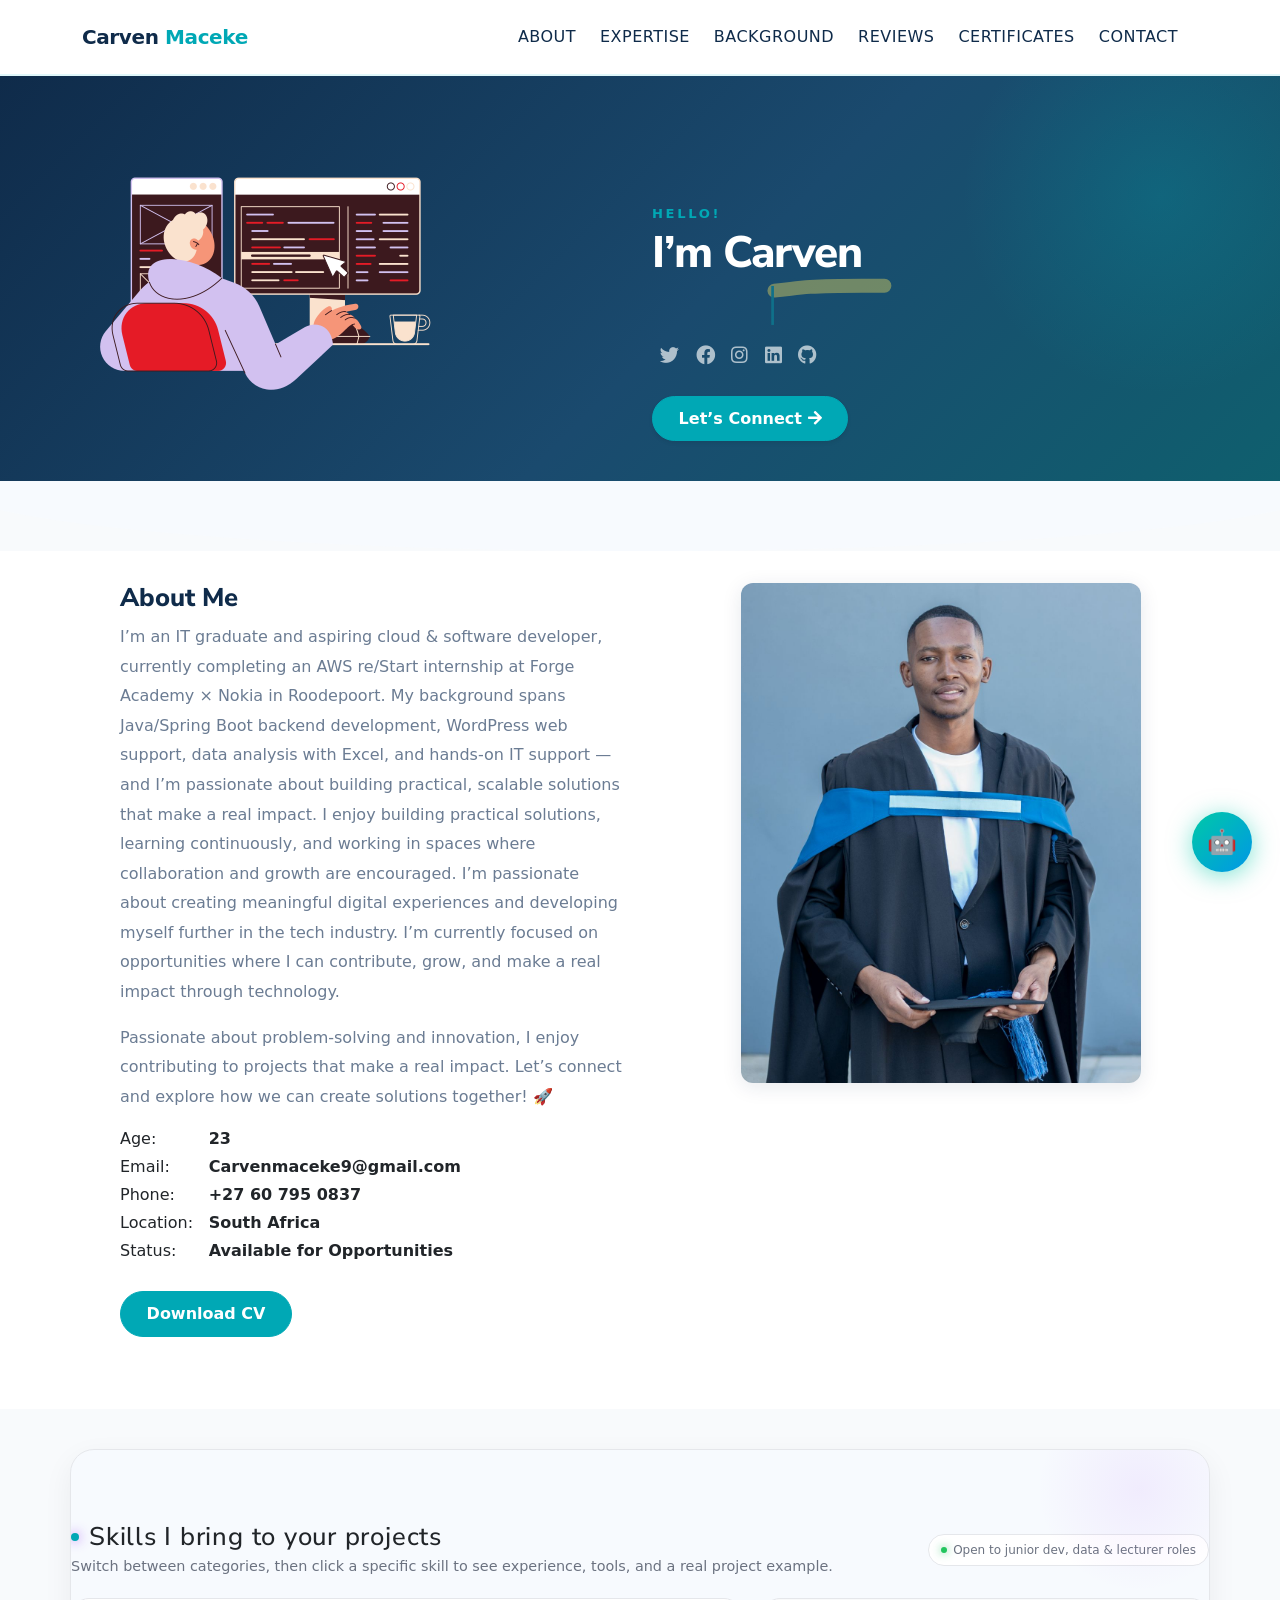
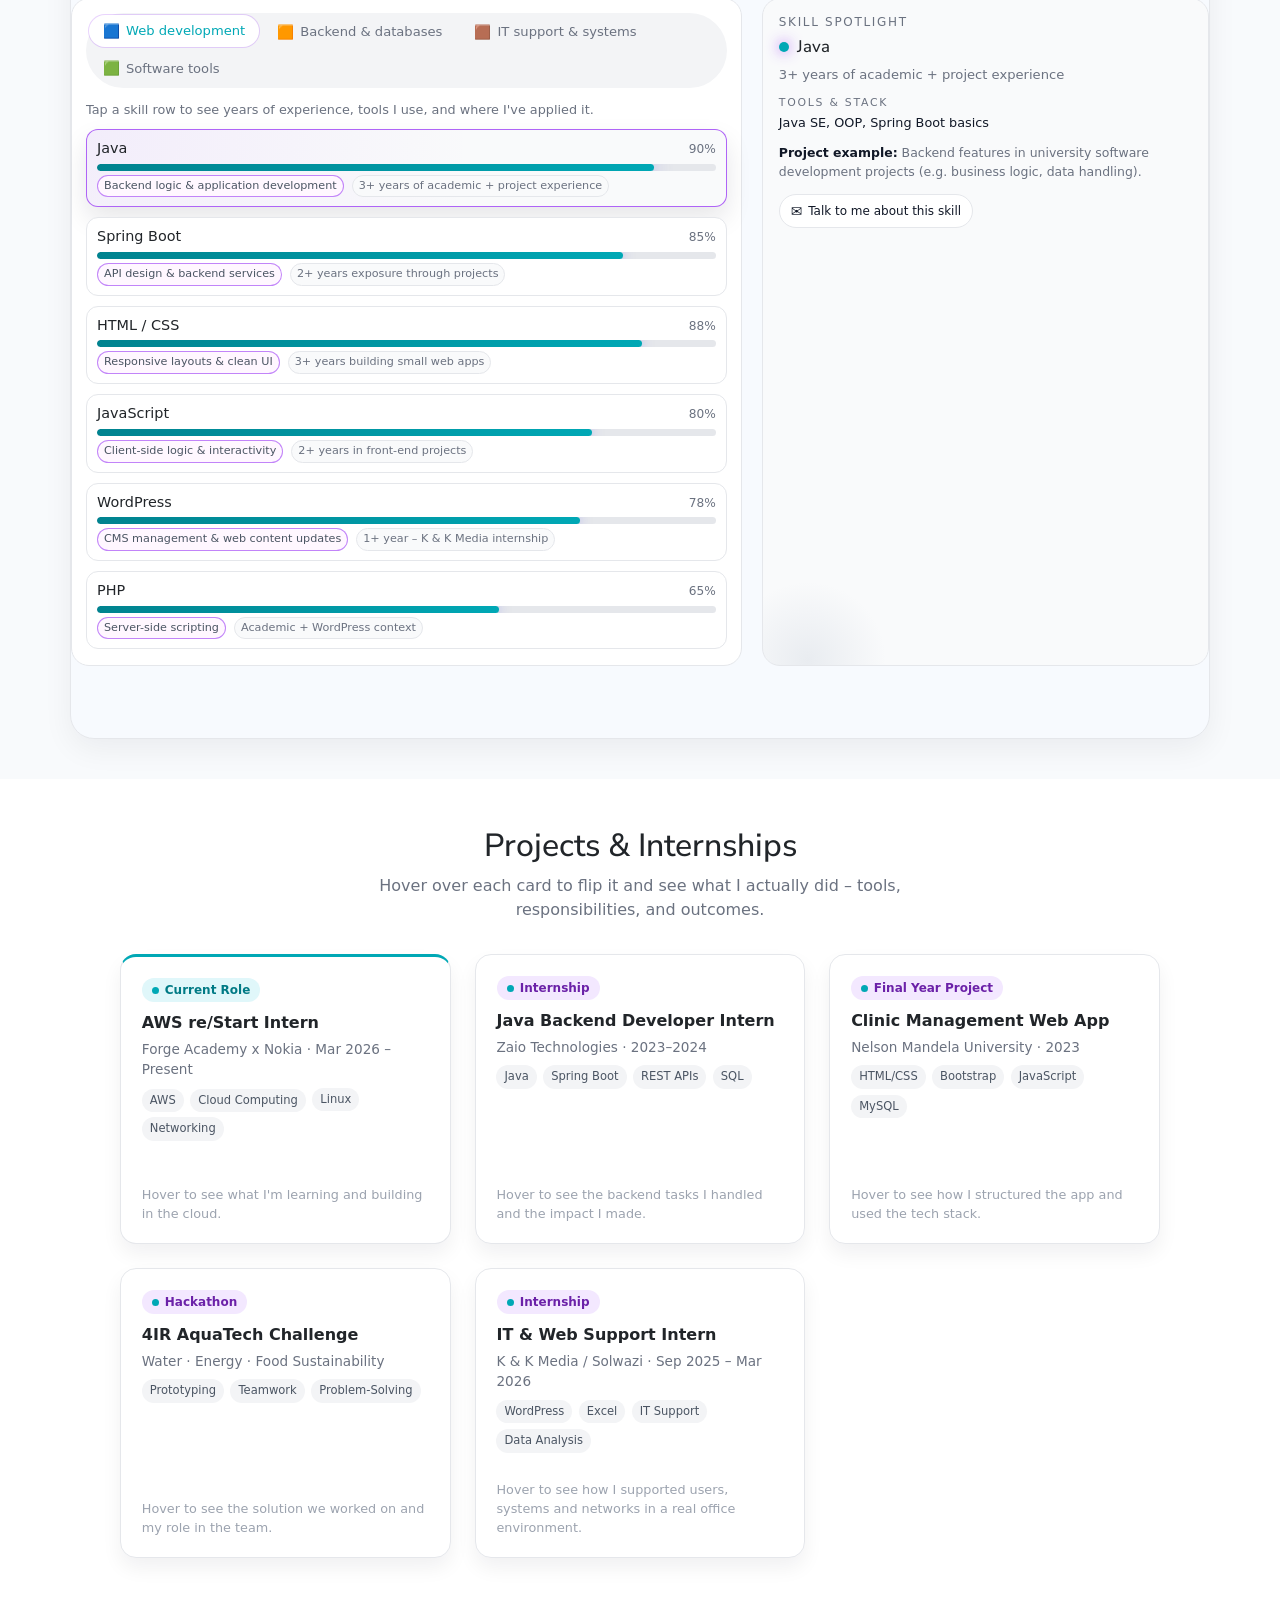
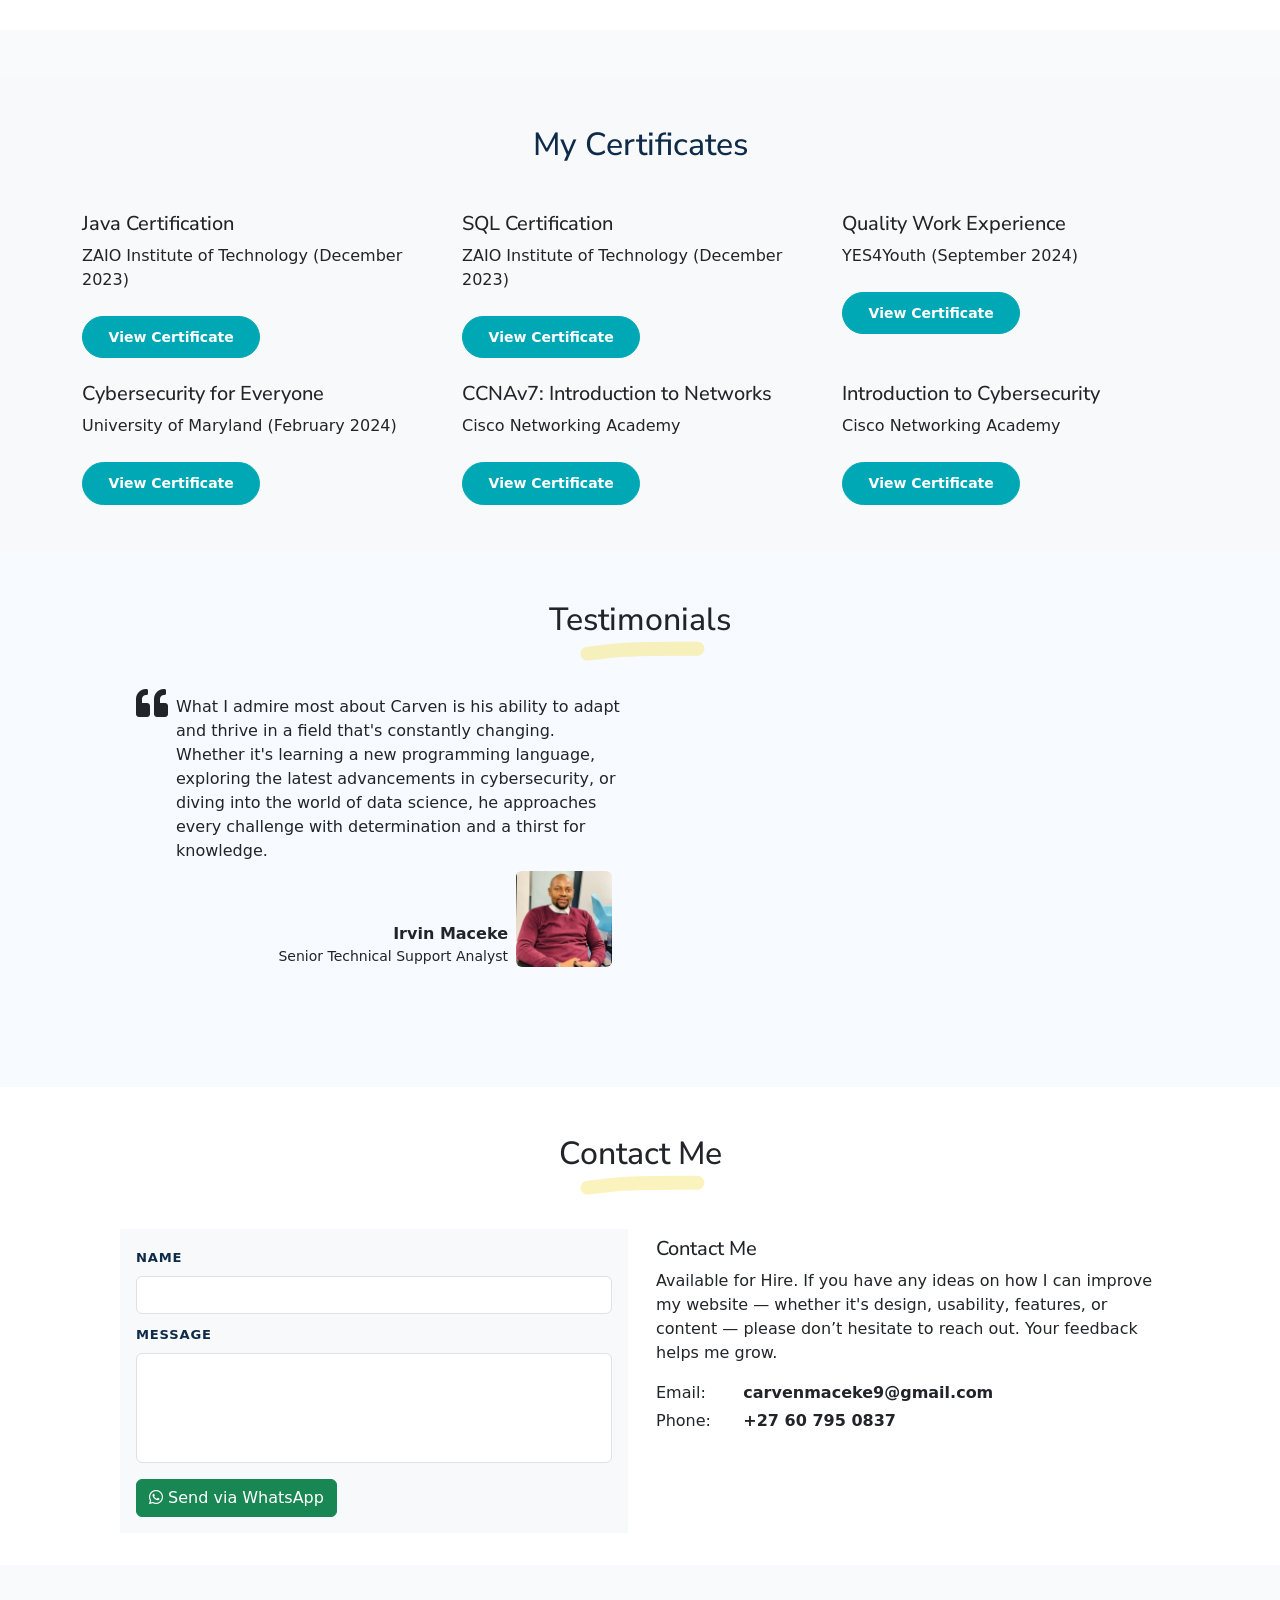
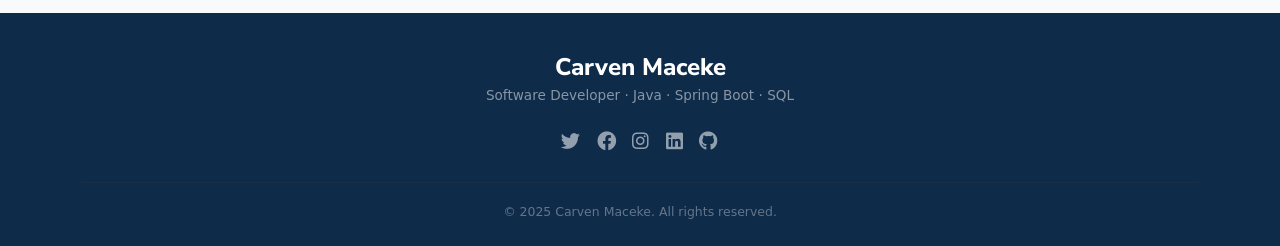
<file: index.html>
<!DOCTYPE html>
<!-- upto 2 directory depth-->
<html lang="en-US">
  <head>
    <meta charset="UTF-8">
    <meta http-equiv="X-UA-Compatible" content="IE=edge">
    <meta name="viewport" content="width=device-width, initial-scale=1">
    <link rel="preconnect" href="https://fonts.gstatic.com" crossorigin="crossorigin"/>
    <link rel="preload" as="style" href="https://fonts.googleapis.com/css2?family=Nunito+Sans:wght@300;400;700;800&amp;display=swap"/>
    <link rel="stylesheet" href="https://fonts.googleapis.com/css2?family=Nunito+Sans:wght@300;400;700;800&amp;display=swap" media="print" onload="this.media='all'"/>
    <noscript>
      <link rel="stylesheet" href="https://fonts.googleapis.com/css2?family=Nunito+Sans:wght@300;400;700;800&amp;display=swap"/>
    </noscript>
    <link href="./css/font-awesome/css/all.min.css?ver=1.2.0" rel="stylesheet">
    <link href="./css/bootstrap-icons/bootstrap-icons.css?ver=1.2.0" rel="stylesheet">
    <link href="./css/bootstrap.min.css?ver=1.2.0" rel="stylesheet">
    <link href="./css/aos.css?ver=1.2.0" rel="stylesheet">
    <link href="./css/main.css?ver=1.2.0" rel="stylesheet">
    <noscript>
      <style type="text/css">
        [data-aos] {
            opacity: 1 !important;
            transform: translate(0) scale(1) !important;
        }
      </style>
    </noscript>
    
  </head>
  <body id="top">


    
    <header class="bg-light" style="transition: background-color 0.3s;">
      <nav class="navbar navbar-expand-lg navbar-light bg-light" id="header-nav" role="navigation">
        <div class="container">
          <a class="navbar-brand site-title mb-0" href="#top">Carven <span class="accent">Maceke</span></a>
          <button class="navbar-toggler" type="button" data-bs-toggle="collapse" data-bs-target="#navbarSupportedContent" aria-controls="navbarSupportedContent" aria-expanded="false" aria-label="Toggle navigation">
            <span class="navbar-toggler-icon"></span>
          </button>
          <div class="collapse navbar-collapse" id="navbarSupportedContent">
            <ul class="navbar-nav ms-auto me-2">
              <li class="nav-item"><a class="nav-link" href="#about">About</a></li>
              <li class="nav-item"><a class="nav-link" href="#services">Expertise</a></li>
              <li class="nav-item"><a class="nav-link" href="#skills">Background</a></li>
              <li class="nav-item"><a class="nav-link" href="#portfolio">Reviews</a></li>
              <li class="nav-item"><a class="nav-link" href="#certificate">Certificates</a></li>
              <li class="nav-item"><a class="nav-link" href="#contact">Contact</a></li>
            </ul>
          </div>
        </div>
      </nav>

      
    </header>
    
    <style>
      /* Theme colours handled by main.css */

      /* Hide all left/right arrows on page */
.carousel-control-prev,
.carousel-control-next,
.slick-prev,
.slick-next {
  display: none !important;
}

    </style>
    <div class="page-content">
      <div id="content">
<header>
  <div class="cover">
    <div class="container px-3">
      <div class="row">
        <div class="col-lg-6 p-2">
          <img class="img-fluid" src="images/illustrations/folks-man-programmer-writing-code.png" alt="Hello, I'm a Software Developer" />
        </div>
        <div class="col-lg-6">
          <div class="mt-5">
            <p class="lead text-uppercase mb-1" data-aos="fade-up" data-aos-delay="100">Hello!</p>
            <h1 class="intro-title marker" id="typing-name" data-aos="fade-left" data-aos-delay="200"></h1>
            <p class="lead fw-normal mt-2" data-aos="fade-up" data-aos-delay="300"><span id="typing-role" style="opacity:0;transition:opacity 0.4s;"></span></p>
            <div class="social-nav" data-aos="fade-up" data-aos-delay="500">
              <nav role="navigation">
                <ul class="nav justify-content-left">
                  <li class="nav-item"><a class="nav-link" href="https://twitter.com/MacekeCarven" title="Twitter"><i class="fab fa-twitter"></i></a></li>
                  <li class="nav-item"><a class="nav-link" href="https://www.facebook.com/carven.axe.5" title="Facebook"><i class="fab fa-facebook"></i></a></li>
                  <li class="nav-item"><a class="nav-link" href="https://www.instagram.com/carven_sa15" title="Instagram"><i class="fab fa-instagram"></i></a></li>
                  <li class="nav-item"><a class="nav-link" href="https://www.linkedin.com/in/carven-maceke-a29985235" title="LinkedIn"><i class="fab fa-linkedin"></i></a></li>
                  <li class="nav-item"><a class="nav-link" href="https://github.com/Carvenmaceke" title="GitHub" target="_blank" rel="noopener"><i class="fab fa-github"></i></a></li>
                </ul>
              </nav>
            </div>
            <div class="mt-3" data-aos="fade-up" data-aos-delay="600">
              <a class="btn btn-primary shadow-sm mt-1 hover-effect" href="#contact">Let’s Connect <i class="fas fa-arrow-right"></i></a>
            </div>
          </div>
        </div>
      </div>
    </div>
  </div>
   
  
  <style>
  @keyframes blink { 0%,100%{opacity:1;} 50%{opacity:0;} }
  #typing-name::after { content:"|"; color:var(--teal,#00A8B5); font-weight:300; animation:blink 0.85s step-start infinite; margin-left:2px; }
  #typing-role { min-height:1.5em; display:inline-block; }
  </style>
  <script>
  /* ── Keyboard click sound: new AudioContext per click (no gesture lock) ── */
  function playKey() {
    try {
      var AC = window.AudioContext || window.webkitAudioContext;
      if (!AC) return;
      var ctx = new AC();
      var rate = ctx.sampleRate;
      var len  = Math.floor(rate * 0.022);
      var buf  = ctx.createBuffer(1, len, rate);
      var d    = buf.getChannelData(0);
      for (var i = 0; i < len; i++) d[i] = (Math.random()*2-1) * Math.pow(1 - i/len, 2.8);
      var src  = ctx.createBufferSource();
      var gain = ctx.createGain();
      gain.gain.value = 0.28;
      src.buffer = buf;
      src.connect(gain);
      gain.connect(ctx.destination);
      src.start(0);
      /* auto-close context after clip finishes */
      src.onended = function(){ try{ ctx.close(); }catch(e){} };
    } catch(e) {}
  }

  function typeWords(el, text, speed, done) {
    var i = 0;
    (function tick() {
      if (i < text.length) {
        el.textContent += text[i++];
        playKey();
        setTimeout(tick, speed + Math.random()*35 - 8);
      } else if (done) {
        setTimeout(done, 360);
      }
    })();
  }

  document.addEventListener('DOMContentLoaded', function() {
    var nameEl = document.getElementById('typing-name');
    var roleEl = document.getElementById('typing-role');
    if (!nameEl) return;
    setTimeout(function() {
      typeWords(nameEl, 'I’m Carven Maceke', 88, function() {
        if (roleEl) {
          roleEl.style.opacity = '1';
          typeWords(roleEl, 'A Software Developer.', 76, null);
        }
      });
    }, 800);
  });
  </script>
  
  <div class="wave-bg"></div>
</header>
<div class="section pt-4 px-3 px-lg-4" id="about">
  <div class="container-narrow">
    <div class="row">
      <div class="col-md-6" data-aos="fade-right" data-aos-delay="200">
        <h2 class="h4 my-2">About Me</h2>
        <p data-aos="fade-up" data-aos-delay="300">I’m an IT graduate and aspiring cloud & software developer, currently completing an AWS re/Start internship at Forge Academy × Nokia in Roodepoort. My background spans Java/Spring Boot backend development, WordPress web support, data analysis with Excel, and hands-on IT support — and I’m passionate about building practical, scalable solutions that make a real impact. 
          
          I enjoy building practical solutions, learning continuously, and working in spaces where collaboration and growth are encouraged.

I’m passionate about creating meaningful digital experiences and developing myself further in the tech industry. I’m currently focused on opportunities where I can contribute, grow, and make a real impact through technology.</p>
        
        <p data-aos="fade-up" data-aos-delay="400">Passionate about problem-solving and innovation, I enjoy contributing to projects that make a real impact. Let’s connect and explore how we can create solutions together! 🚀</p>
        
        <div class="row mt-3">
        
          <div class="col-sm-2" data-aos="fade-up" data-aos-delay="500">
            <div class="pb-1">Age:</div>
          </div>
          <div class="col-sm-10" data-aos="fade-up" data-aos-delay="600">
            <div class="pb-1 fw-bolder">23</div>
          </div>
          <div class="col-sm-2" data-aos="fade-up" data-aos-delay="700">
            <div class="pb-1">Email:</div>
          </div>
          <div class="col-sm-10" data-aos="fade-up" data-aos-delay="800">
            <div class="pb-1 fw-bolder">Carvenmaceke9@gmail.com</div>
          </div>
          <div class="col-sm-2" data-aos="fade-up" data-aos-delay="900">
            <div class="pb-1">Phone:</div>
          </div>
          <div class="col-sm-10" data-aos="fade-up" data-aos-delay="1000">
            <div class="pb-1 fw-bolder">+27 60 795 0837</div>
          </div>
          <div class="col-sm-2" data-aos="fade-up" data-aos-delay="1100">
            <div class="pb-1">Location:</div>
          </div>
          <div class="col-sm-10" data-aos="fade-up" data-aos-delay="1200">
            <div class="pb-1 fw-bolder"> South Africa</div>
          </div>
          <div class="col-sm-2" data-aos="fade-up" data-aos-delay="1300">
            <div class="pb-1">Status:</div>
          </div>
          <div class="col-sm-10" data-aos="fade-up" data-aos-delay="1400">
            <div class="pb-1 fw-bolder">Available for Opportunities</div>
          </div>
        </div>

        <!-- Request CV Button aligned to the left -->
       <div class="mt-4">
 <a href="CarvenMaceke_Resume.pdf" download class="btn btn-primary">Download CV</a>

</div>

      </div>
      <div class="col-md-5 offset-md-1" data-aos="zoom-in" data-aos-delay="500">
        <img class="avatar img-fluid mt-2" src="images/WhatsApp Image 2025-04-11 at 16.25.33_7bceeb2f.jpg" width="400" height="400" alt="Carven Maceke"/>
      </div>
    </div>
  </div>
</div>













<!DOCTYPE html>
<html lang="en">
<head>
  <meta charset="UTF-8" />
  <title>Animated Interactive Skills Section</title>
  <style>
    :root {
      /* Light theme to match your portfolio */
      --bg: #f8fafc;
      --card: #ffffff;
      --card-soft: #f9fafb;
      --accent: #00A8B5; /* teal */
      --accent-soft: rgba(168, 85, 247, 0.12);
      --text-main: #111827;
      --text-muted: #6b7280;
      --bar-bg: #e5e7eb;
      --bar-fill: linear-gradient(90deg, #00838F, #00A8B5);
    }

    * {
      box-sizing: border-box;
    }

    /* No centering / full-screen here – your main page layout handles that */
    body {
      margin: 0;
      font-family: system-ui, -apple-system, BlinkMacSystemFont, "Segoe UI", sans-serif;
      color: var(--text-main);
      background-color: var(--bg);
    }

    .skills-shell {
      max-width: 1140px;
      width: 100%;
      margin: 40px auto;
      background: var(--card);
      border-radius: 24px;
      border: 1px solid #e5e7eb;
      box-shadow: 0 10px 30px rgba(15, 23, 42, 0.06);
      padding: 24px 24px 28px;
      position: relative;
      overflow: hidden;
    }

    .skills-shell::before {
      content: "";
      position: absolute;
      width: 220px;
      height: 220px;
      background: radial-gradient(circle, var(--accent-soft), transparent 65%);
      top: -70px;
      right: -40px;
      pointer-events: none;
      opacity: 0.7;
    }

    .skills-header {
      display: flex;
      justify-content: space-between;
      gap: 24px;
      align-items: center;
      margin-bottom: 20px;
    }

    .skills-heading-block h2 {
      margin: 0 0 4px;
      font-size: 1.6rem;
      letter-spacing: 0.03em;
      display: flex;
      align-items: center;
      gap: 10px;
    }

    .accent-dot {
      width: 8px;
      height: 8px;
      border-radius: 999px;
      background: var(--accent);
      box-shadow: 0 0 12px rgba(168, 85, 247, 0.85);
    }

    .skills-heading-block p {
      margin: 0;
      font-size: 0.9rem;
      color: var(--text-muted);
    }

    .skills-meta-chip {
      border-radius: 999px;
      border: 1px solid #e5e7eb;
      padding: 6px 12px;
      font-size: 0.75rem;
      display: inline-flex;
      align-items: center;
      gap: 6px;
      color: var(--text-muted);
      white-space: nowrap;
      background-color: #ffffff;
    }

    .skills-meta-dot {
      width: 6px;
      height: 6px;
      border-radius: 999px;
      background: #22c55e;
      box-shadow: 0 0 8px rgba(34, 197, 94, 0.8);
    }

    .skills-layout {
      display: grid;
      grid-template-columns: minmax(0, 2.1fr) minmax(0, 1.4fr);
      gap: 20px;
    }

    @media (max-width: 800px) {
      .skills-layout {
        grid-template-columns: minmax(0, 1fr);
      }

      .skills-header {
        flex-direction: column;
        align-items: flex-start;
      }
    }

    .skills-left {
      background: #ffffff;
      border-radius: 18px;
      padding: 14px 14px 16px;
      border: 1px solid #e5e7eb;
    }

    .skills-tabs {
      display: inline-flex;
      border-radius: 999px;
      background: #f3f4f6;
      padding: 3px;
      margin-bottom: 12px;
      flex-wrap: wrap;
      gap: 4px;
    }

    .skills-tab {
      border: none;
      padding: 6px 14px;
      border-radius: 999px;
      font-size: 0.82rem;
      cursor: pointer;
      background: transparent;
      color: var(--text-muted);
      display: inline-flex;
      align-items: center;
      gap: 6px;
      transition: background 0.15s ease, color 0.15s ease, transform 0.1s ease;
    }

    .skills-tab span.icon {
      font-size: 0.85rem;
    }

    .skills-tab.active {
      background: #ffffff;
      color: var(--accent);
      transform: translateY(-1px);
      box-shadow: 0 0 0 1px rgba(168, 85, 247, 0.25);
    }

    .skills-tab:not(.active):hover {
      color: #111827;
    }

    .skills-subtitle {
      font-size: 0.8rem;
      color: var(--text-muted);
      margin-bottom: 10px;
    }

    .skills-list {
      display: flex;
      flex-direction: column;
      gap: 10px;
    }

    .skill-row {
      padding: 8px 10px 9px;
      border-radius: 12px;
      background: #ffffff;
      border: 1px solid #e5e7eb;
      cursor: pointer;
      transition: transform 0.12s ease, box-shadow 0.12s ease, border-color 0.12s ease, background 0.12s ease;
      position: relative;
      overflow: hidden;
    }

    .skill-row::before {
      content: "";
      position: absolute;
      inset: 0;
      background: radial-gradient(circle at top left, rgba(168, 85, 247, 0.08), transparent 60%);
      opacity: 0;
      transition: opacity 0.15s ease;
      pointer-events: none;
    }

    .skill-row:hover::before,
    .skill-row.active::before {
      opacity: 1;
    }

    .skill-row:hover {
      transform: translateY(-1px);
      box-shadow: 0 10px 20px rgba(15, 23, 42, 0.08);
      border-color: rgba(148, 163, 184, 0.8);
    }

    .skill-row.active {
      border-color: rgba(168, 85, 247, 0.9);
      box-shadow: 0 12px 26px rgba(15, 23, 42, 0.1);
      background: #f9fafb;
    }

    .skill-header-line {
      display: flex;
      justify-content: space-between;
      align-items: baseline;
      margin-bottom: 4px;
      position: relative;
      z-index: 1;
    }

    .skill-name {
      font-size: 0.9rem;
      font-weight: 500;
    }

    .skill-percent {
      font-size: 0.76rem;
      color: var(--text-muted);
    }

    .skill-bar {
      position: relative;
      width: 100%;
      height: 7px;
      border-radius: 999px;
      background: var(--bar-bg);
      overflow: hidden;
      z-index: 1;
    }

    .skill-bar-fill {
      position: absolute;
      inset: 0;
      width: 0;
      border-radius: inherit;
      background: var(--bar-fill);
      box-shadow: 0 0 12px rgba(99, 102, 241, 0.5);
      transform-origin: left;
      transition: width 0.5s ease;
    }

    .skill-row.active .skill-bar-fill {
      box-shadow: 0 0 18px rgba(99, 102, 241, 0.7);
    }

    .skill-meta-row {
      display: flex;
      align-items: center;
      gap: 8px;
      margin-top: 4px;
      font-size: 0.7rem;
      color: var(--text-muted);
      z-index: 1;
      position: relative;
      flex-wrap: wrap;
    }

    .skill-meta-pill {
      padding: 2px 6px;
      border-radius: 999px;
      background: #f9fafb;
      border: 1px solid #e5e7eb;
      white-space: nowrap;
    }

    .skill-meta-pill.key {
      border-color: rgba(168, 85, 247, 0.7);
      color: #4b5563;
      background-color: #fff7ff;
    }

    .skills-right {
      background: var(--card-soft);
      border-radius: 18px;
      padding: 14px 16px 16px;
      border: 1px solid #e5e7eb;
      position: relative;
      overflow: hidden;
    }

    .skills-right::before {
      content: "";
      position: absolute;
      width: 170px;
      height: 170px;
      background: radial-gradient(circle, rgba(148, 163, 184, 0.2), transparent 65%);
      bottom: -80px;
      left: -40px;
      pointer-events: none;
      opacity: 0.8;
    }

    .skill-detail-label {
      font-size: 0.75rem;
      text-transform: uppercase;
      letter-spacing: 0.14em;
      color: var(--text-muted);
      margin-bottom: 6px;
    }

    .skill-detail-title {
      font-size: 1.05rem;
      margin: 0 0 8px;
      display: flex;
      align-items: center;
      gap: 8px;
    }

    .skill-detail-title span.pulse-dot {
      width: 10px;
      height: 10px;
      border-radius: 999px;
      background: var(--accent);
      box-shadow: 0 0 14px rgba(168, 85, 247, 0.9);
      animation: pulse 1.6s infinite;
    }

    .skill-detail-years {
      font-size: 0.82rem;
      color: var(--text-muted);
      margin-bottom: 10px;
    }

    .skill-detail-tools {
      font-size: 0.8rem;
      color: #111827;
      margin-bottom: 12px;
    }

    .skill-detail-tools span.label {
      color: var(--text-muted);
      text-transform: uppercase;
      letter-spacing: 0.16em;
      font-size: 0.68rem;
      display: block;
      margin-bottom: 2px;
    }

    .skill-detail-project {
      font-size: 0.78rem;
      color: var(--text-muted);
      margin-bottom: 12px;
    }

    .skill-detail-project strong {
      color: #111827;
    }

    .skill-detail-actions {
      display: flex;
      gap: 8px;
      flex-wrap: wrap;
    }

    .btn-ghost,
    .btn-primary {
      border-radius: 999px;
      font-size: 0.75rem;
      padding: 6px 11px;
      border: 1px solid #e5e7eb;
      background: #ffffff;
      color: var(--text-main);
      display: inline-flex;
      align-items: center;
      gap: 6px;
      cursor: pointer;
      text-decoration: none;
      transition: background 0.15s ease, color 0.15s ease, border-color 0.15s ease, transform 0.1s ease;
    }

    .btn-primary {
      border-color: rgba(168, 85, 247, 0.9);
      background: linear-gradient(90deg, #00838F, #00A8B5);
      color: #ffffff;
    }

    .btn-ghost:hover,
    .btn-primary:hover {
      transform: translateY(-1px);
    }

    .btn-primary:hover {
      filter: brightness(1.05);
    }

    .btn-ghost:hover {
      border-color: rgba(148, 163, 184, 1);
      background: #f9fafb;
    }

    .btn-ghost span.icon,
    .btn-primary span.icon {
      font-size: 0.85rem;
    }

    .skill-detail-empty {
      font-size: 0.8rem;
      color: var(--text-muted);
      font-style: italic;
    }

    .fade-enter {
      opacity: 0;
      transform: translateY(6px);
    }

    .fade-enter-active {
      opacity: 1;
      transform: translateY(0);
      transition: opacity 0.22s ease, transform 0.22s ease;
    }

    @keyframes pulse {
      0%, 100% {
        transform: scale(1);
        opacity: 1;
      }
      50% {
        transform: scale(1.15);
        opacity: 0.6;
      }
    }
  </style>
  <section class="skills-shell" id="services">
    <header class="skills-header">
      <div class="skills-heading-block">
        <h2><span class="accent-dot"></span> Skills I bring to your projects</h2>
        <p>Switch between categories, then click a specific skill to see experience, tools, and a real project example.</p>
      </div>
      <div class="skills-meta-chip">
        <span class="skills-meta-dot"></span>
        Open to junior dev, data & lecturer roles
      </div>
    </header>

    <div class="skills-layout">
      <div class="skills-left">
        <div class="skills-tabs" role="tablist">
          <button class="skills-tab active" data-category="web" role="tab"><span class="icon">🟦</span>Web development</button>
          <button class="skills-tab" data-category="backend" role="tab"><span class="icon">🟧</span>Backend & databases</button>
          <button class="skills-tab" data-category="support" role="tab"><span class="icon">🟫</span>IT support & systems</button>
          <button class="skills-tab" data-category="tools" role="tab"><span class="icon">🟩</span>Software tools</button>
        </div>

        <p class="skills-subtitle">Tap a skill row to see years of experience, tools I use, and where I've applied it.</p>

        <div class="skills-list" id="skills-list">
          <!-- Skill rows will be injected here by JavaScript -->
        </div>
      </div>

      <aside class="skills-right" aria-live="polite">
        <div id="skill-detail" class="fade-enter fade-enter-active">
          <div class="skill-detail-label">Skill spotlight</div>
          <h3 class="skill-detail-title">
            <span class="pulse-dot"></span>
            <span id="detail-name">Pick a skill on the left</span>
          </h3>
          <div id="detail-years" class="skill-detail-years">
            I’ll show you how long I’ve been using it and in what context.
          </div>
          <div id="detail-tools" class="skill-detail-tools">
            <span class="label">TOOLS & STACK</span>
            <span id="detail-tools-text">Select a skill to see the exact tools and technologies I use.</span>
          </div>
          <div id="detail-project" class="skill-detail-project">
            <strong>Project example:</strong>
            <span id="detail-project-text">Once you choose a skill, I’ll show a practical way I've applied it in studies or work.</span>
          </div>
          <div class="skill-detail-actions">
             
            <a href="#contact" class="btn-ghost">
              <span class="icon">✉️</span>
              Talk to me about this skill
            </a>
          </div>
        </div>
      </aside>
    </div>
  </section>

  <script>
    const skillData = {
      web: [
        {
          name: "Java",
          level: 90,
          years: "3+ years of academic + project experience",
          key: "Backend logic & application development",
          tools: "Java SE, OOP, Spring Boot basics",
          project: "Backend features in university software development projects (e.g. business logic, data handling)."
        },
        {
          name: "Spring Boot",
          level: 85,
          years: "2+ years exposure through projects",
          key: "API design & backend services",
          tools: "Spring Boot, Controllers, REST basics",
          project: "Integrated Spring Boot in backend modules to expose REST endpoints and handle service logic."
        },
        {
          name: "HTML / CSS",
          level: 88,
          years: "3+ years building small web apps",
          key: "Responsive layouts & clean UI",
          tools: "HTML5, CSS3, Bootstrap",
          project: "Front-end for course-based web applications with responsive layouts and structured content."
        },
        {
          name: "JavaScript",
          level: 80,
          years: "2+ years in front-end projects",
          key: "Client-side logic & interactivity",
          tools: "JavaScript fundamentals, DOM handling",
          project: "Validation and interactivity in web-based university projects (forms, dynamic UI updates)."
        },
        {
          name: "WordPress",
          level: 78,
          years: "1+ year – K & K Media internship",
          key: "CMS management & web content updates",
          tools: "WordPress CMS, plugin & theme customisation, content management",
          project: "Updated and maintained a live WordPress website for K & K Media / Solwazi Institute, including content updates, plugin management, and basic theme adjustments."
        },
        {
          name: "PHP",
          level: 65,
          years: "Academic + WordPress context",
          key: "Server-side scripting",
          tools: "PHP basics, WordPress template files",
          project: "Used PHP alongside WordPress and in academic web development modules."
        }
      ],
      backend: [
        {
          name: "SQL",
          level: 92,
          years: "4+ years writing queries and reports",
          key: "Database queries, CRUD & reporting",
          tools: "SQL Server Management Studio (SSMS), MySQL, joins, indexing basics",
          project: "Building and managing relational databases for final-year projects and reporting tasks."
        },
        {
          name: "Database Management",
          level: 90,
          years: "3+ years designing and optimising databases",
          key: "Design, optimisation & maintenance",
          tools: "ERD design, SQL Server, MySQL, data modelling",
          project: "Full database design for academic software development assessments, including relationships and constraints."
        },
        {
          name: "IBM Content Manager",
          level: 75,
          years: "Practical exposure during work experience",
          key: "Enterprise content management",
          tools: "IBM Content Manager, document indexing, metadata handling",
          project: "Supporting enterprise content workflows during YES4Youth work experience."
        },
        {
          name: "Web Server & Publishing",
          level: 82,
          years: "1–2 years in controlled environments",
          key: "System configuration & deployment",
          tools: "Web server management, deployment in test/controlled environments",
          project: "Deploying small applications for functional system testing and validation."
        }
      ],
      support: [
        {
          name: "IT Support",
          level: 90,
          years: "Hands-on work experience under YES4Youth",
          key: "Hardware, software & network troubleshooting",
          tools: "User support, device setup, troubleshooting, ticket handling",
          project: "Supporting users across printers, PCs, and software systems in a real work environment."
        },
        {
          name: "Windows Server",
          level: 78,
          years: "Practical exposure in support contexts",
          key: "User, software & storage management",
          tools: "Windows Server admin basics, roles, users, updates",
          project: "Assisting with server-related support activities such as user management and basic maintenance."
        },
        {
          name: "Linux (Red Hat)",
          level: 72,
          years: "Exposure through training",
          key: "Basic Linux operations & navigation",
          tools: "RHEL fundamentals, basic commands",
          project: "Linux-based configurations and tasks in training labs."
        },
        {
          name: "Networks (Cisco)",
          level: 80,
          years: "Certified through Cisco Networking Academy",
          key: "Foundational networking principles",
          tools: "CCNAv7 basics, routing concepts, IP addressing",
          project: "Network configuration labs and scenarios completed during Cisco training."
        },
        {
          name: "AWS Cloud",
          level: 72,
          years: "Current – Forge Academy x Nokia (2026)",
          key: "Cloud infrastructure & services",
          tools: "AWS EC2, S3, IAM, VPC, CloudWatch, Linux, cloud architecture",
          project: "Currently completing AWS re/Start training at Forge Academy x Nokia — building cloud solutions, working with core AWS services, and preparing for AWS certification."
        }
      ],
      tools: [
        {
          name: "SQL Server Management Studio",
          level: 95,
          years: "Used extensively in studies and projects",
          key: "Database admin & querying",
          tools: "SSMS, query editor, execution plans, basic tuning",
          project: "Managing and querying SQL Server databases for assignments and practical projects."
        },
        {
          name: "MySQL",
          level: 85,
          years: "Several projects and academic work",
          key: "Database creation & manipulation",
          tools: "MySQL, phpMyAdmin or CLI, schema creation",
          project: "Creating and maintaining MySQL databases for web applications and prototypes."
        },
        {
          name: "Microsoft Excel",
          level: 88,
          years: "1+ year – K & K Media data work",
          key: "Data analysis, cleaning & reporting",
          tools: "Excel pivot tables, formulas, data cleaning, report generation",
          project: "Processed and structured large application datasets at K & K Media, improving data accuracy and accessibility for internal reporting."
        },
        {
          name: "Microsoft Office",
          level: 90,
          years: "Daily use for academic and work tasks",
          key: "Documentation, analysis & presentations",
          tools: "Excel, Word, PowerPoint for reports and documentation",
          project: "Preparing reports, documentation and slide decks for projects, training and presentations."
        },
        {
          name: "Git & GitHub",
          level: 80,
          years: "Version control for software projects",
          key: "Source control & collaboration",
          tools: "Git, GitHub, branching, commits, pull/push",
          project: "Managing code for university and personal projects using Git and GitHub repositories."
        }
      ]
    };

    const tabs = document.querySelectorAll(".skills-tab");
    const skillsListEl = document.getElementById("skills-list");

    const detailNameEl = document.getElementById("detail-name");
    const detailYearsEl = document.getElementById("detail-years");
    const detailToolsTextEl = document.getElementById("detail-tools-text");
    const detailProjectTextEl = document.getElementById("detail-project-text");
    const detailContainer = document.getElementById("skill-detail");

    function setActiveTab(category) {
      tabs.forEach((tab) => {
        tab.classList.toggle("active", tab.dataset.category === category);
      });
    }

    function createSkillRow(skill, index) {
      const row = document.createElement("div");
      row.className = "skill-row fade-enter";
      row.dataset.index = index;

      const header = document.createElement("div");
      header.className = "skill-header-line";
      header.innerHTML = `<span class="skill-name">${skill.name}</span><span class="skill-percent">${skill.level}%</span>`;

      const bar = document.createElement("div");
      bar.className = "skill-bar";
      const barFill = document.createElement("div");
      barFill.className = "skill-bar-fill";
      barFill.style.width = "0";
      bar.appendChild(barFill);

      const metaRow = document.createElement("div");
      metaRow.className = "skill-meta-row";
      metaRow.innerHTML = `
        <span class="skill-meta-pill key">${skill.key}</span>
        <span class="skill-meta-pill">${skill.years}</span>
      `;

      row.appendChild(header);
      row.appendChild(bar);
      row.appendChild(metaRow);

      requestAnimationFrame(() => {
        row.classList.add("fade-enter-active");
        barFill.style.width = skill.level + "%";
      });

      row.addEventListener("click", () => {
        document
          .querySelectorAll(".skill-row")
          .forEach((r) => r.classList.remove("active"));
        row.classList.add("active");
        updateDetail(skill);
      });

      return row;
    }

    function updateDetail(skill) {
      detailContainer.classList.remove("fade-enter-active");
      detailContainer.classList.add("fade-enter");

      setTimeout(() => {
        detailNameEl.textContent = skill.name;
        detailYearsEl.textContent = skill.years;
        detailToolsTextEl.textContent = skill.tools;
        detailProjectTextEl.textContent = skill.project;

        detailContainer.classList.remove("fade-enter");
        detailContainer.classList.add("fade-enter-active");
      }, 80);
    }

    function renderSkills(category) {
      skillsListEl.innerHTML = "";
      const skills = skillData[category] || [];
      skills.forEach((skill, index) => {
        const row = createSkillRow(skill, index);
        skillsListEl.appendChild(row);
      });

      if (skills.length > 0) {
        const firstRow = skillsListEl.querySelector(".skill-row");
        if (firstRow) {
          firstRow.classList.add("active");
          updateDetail(skills[0]);
        }
      }
    }

    tabs.forEach((tab) => {
      tab.addEventListener("click", () => {
        const category = tab.dataset.category;
        setActiveTab(category);
        renderSkills(category);
      });
    });

    setActiveTab("web");
    renderSkills("web");
  </script>













<!-- Include the AOS CSS and JS libraries (ensure they are included in your project) -->
<link href="https://cdn.jsdelivr.net/npm/aos@2.3.4/dist/aos.css" rel="stylesheet">
<script src="https://cdn.jsdelivr.net/npm/aos@2.3.4/dist/aos.js"></script>

<!-- Centering the entire section with top margin for spacing -->
 

<!-- AOS initialization script -->
<script>
  // Initialize AOS for animation effects
  AOS.init({
    startEvent: 'DOMContentLoaded', // Ensures the animation starts when the DOM is fully loaded
    once: true, // Animation triggers only once
    duration: 1000, // Duration of the animation
    easing: 'ease-in-out', // Easing for smooth transitions
  });

  // To animate progress bars smoothly when the page loads
  document.addEventListener('DOMContentLoaded', function() {
    let progressBars = document.querySelectorAll('.progress-bar');
    progressBars.forEach(function(progressBar) {
      let width = progressBar.getAttribute('aria-valuenow');
      progressBar.style.transition = 'width 1s ease-in-out';
      progressBar.style.width = `${width}%`;
    });
  });
</script>






<!DOCTYPE html>
<html lang="en">
<head>
  <meta charset="UTF-8" />
  <title>Projects & Internships Flip Cards</title>
  <meta name="viewport" content="width=device-width, initial-scale=1" />

  <!-- Bootstrap CSS -->
  <link href="https://cdn.jsdelivr.net/npm/bootstrap@5.3.3/dist/css/bootstrap.min.css" rel="stylesheet" />

  <style>
    body {
      background-color: #f8fafc;
      font-family: system-ui, -apple-system, BlinkMacSystemFont, "Segoe UI", sans-serif;
    }

    .flip-section-title {
      font-size: 2rem;
      font-weight: 700;
      margin-bottom: 0.75rem;
    }

    .flip-section-subtitle {
      max-width: 650px;
      margin: 0 auto 2rem;
      color: #6b7280;
    }

    .flip-card-grid {
      display: grid;
      grid-template-columns: repeat(auto-fit, minmax(260px, 1fr));
      gap: 1.5rem;
    }

    .flip-card {
      background: transparent;
      perspective: 1000px;
    }

    .flip-card-inner {
      position: relative;
      width: 100%;
      height: 290px;
      transition: transform 0.6s;
      transform-style: preserve-3d;
    }

    .flip-card:hover .flip-card-inner {
      transform: rotateY(180deg);
    }

    .flip-card-face {
      position: absolute;
      inset: 0;
      border-radius: 16px;
      backface-visibility: hidden;
      background: #ffffff;
      border: 1px solid #e5e7eb;
      box-shadow: 0 10px 20px rgba(15, 23, 42, 0.06);
      padding: 1.2rem 1.3rem;
      display: flex;
      flex-direction: column;
      justify-content: space-between;
    }

    .flip-card-back {
      transform: rotateY(180deg);
      background: linear-gradient(145deg, #f9fafb, #fdf4ff);
    }

    .flip-badge {
      display: inline-flex;
      align-items: center;
      gap: 6px;
      padding: 3px 10px;
      border-radius: 999px;
      background: #f3e8ff;
      color: #6b21a8;
      font-size: 0.75rem;
      font-weight: 600;
    }

    .flip-badge span.dot {
      width: 7px;
      height: 7px;
      border-radius: 999px;
      background: #00A8B5;
    }

    .flip-title {
      font-size: 1rem;
      font-weight: 700;
      margin-top: 0.6rem;
      margin-bottom: 0.25rem;
    }

    .flip-subtitle {
      font-size: 0.85rem;
      color: #6b7280;
      margin-bottom: 0.5rem;
    }

    .flip-tags {
      display: flex;
      flex-wrap: wrap;
      gap: 0.4rem;
      margin-top: 0.4rem;
    }

    .flip-tag {
      font-size: 0.72rem;
      padding: 3px 8px;
      border-radius: 999px;
      background: #f3f4f6;
      color: #4b5563;
    }

    .flip-front-footer {
      font-size: 0.8rem;
      color: #9ca3af;
      margin-top: 0.7rem;
    }

    .flip-back-heading {
      font-size: 0.9rem;
      font-weight: 600;
      margin-bottom: 0.4rem;
    }

    .flip-back-text {
      font-size: 0.8rem;
      color: #4b5563;
      margin-bottom: 0.4rem;
    }

    .flip-back-list {
      padding-left: 1.1rem;
      margin: 0;
      font-size: 0.78rem;
      color: #4b5563;
    }

    .flip-back-list li {
      margin-bottom: 0.18rem;
    }

    .flip-link {
      display: inline-flex;
      align-items: center;
      gap: 6px;
      font-size: 0.78rem;
      font-weight: 600;
      color: #00A8B5;
      text-decoration: none;
      margin-top: 0.5rem;
    }

    .flip-link:hover {
      text-decoration: underline;
    }
  </style>
  <div class="section px-3 px-lg-4 pt-5" id="skills">
    <div class="container-narrow">
      <div class="text-center mb-4">
        <h2  >Projects & Internships</h2>
        <p class="flip-section-subtitle">
          Hover over each card to flip it and see what I actually did – tools, responsibilities, and outcomes.
        </p>
      </div>

      <div class="flip-card-grid">
        <!-- Card 0: Forge Academy x Nokia – CURRENT ROLE -->
        <div class="flip-card">
          <div class="flip-card-inner">
            <!-- FRONT -->
            <div class="flip-card-face flip-card-front" style="border-top: 3px solid #00A8B5;">
              <div>
                <div class="flip-badge" style="background:#e0f7fa;color:#007A85;">
                  <span class="dot" style="background:#00A8B5;"></span>
                  Current Role
                </div>
                <div class="flip-title">AWS re/Start Intern</div>
                <div class="flip-subtitle">Forge Academy x Nokia · Mar 2026 – Present</div>
                <div class="flip-tags">
                  <span class="flip-tag">AWS</span>
                  <span class="flip-tag">Cloud Computing</span>
                  <span class="flip-tag">Linux</span>
                  <span class="flip-tag">Networking</span>
                </div>
              </div>
              <div class="flip-front-footer">
                Hover to see what I'm learning and building in the cloud.
              </div>
            </div>
            <!-- BACK -->
            <div class="flip-card-face flip-card-back">
              <div>
                <div class="flip-back-heading">What I'm doing</div>
                <p class="flip-back-text">
                  Completing cloud computing training at Clearwater Office Park, Roodepoort, aligned with AWS certification pathways.
                </p>
                <ul class="flip-back-list">
                  <li>Training on AWS services: EC2, S3, IAM, VPC, and CloudWatch.</li>
                  <li>Preparing for AWS certification with focus on cloud architecture, security, and deployment.</li>
                  <li>Gaining practical experience through real-world cloud labs and scenarios.</li>
                  <li>Applying Linux and networking fundamentals in cloud environments.</li>
                </ul>
              </div>
            </div>
          </div>
        </div>

        <!-- Card 1: Java Backend Internship -->
        <div class="flip-card">
          <div class="flip-card-inner">
            <!-- FRONT -->
            <div class="flip-card-face flip-card-front">
              <div>
                <div class="flip-badge">
                  <span class="dot"></span>
                  Internship
                </div>
                <div class="flip-title">Java Backend Developer Intern</div>
                <div class="flip-subtitle">Zaio Technologies · 2023–2024</div>

                <div class="flip-tags">
                  <span class="flip-tag">Java</span>
                  <span class="flip-tag">Spring Boot</span>
                  <span class="flip-tag">REST APIs</span>
                  <span class="flip-tag">SQL</span>
                </div>
              </div>
              <div class="flip-front-footer">
                Hover to see the backend tasks I handled and the impact I made.
              </div>
            </div>

            <!-- BACK -->
            <div class="flip-card-face flip-card-back">
              <div>
                <div class="flip-back-heading">What I worked on</div>
                <p class="flip-back-text">
                  I contributed to backend features for training and internal projects, focusing on clean,
                  testable code.
                </p>
                <ul class="flip-back-list">
                  <li>Developed backend services and API integrations using Java and Spring Boot.</li>
                  <li>Designed SQL queries for reporting and data analysis.</li>
                  <li>Assisted with system testing, deployments, and environment configuration.</li>
                  <li>Created technical documentation for features and system support processes.</li>
                </ul>
              </div>
              <a href="#" class="flip-link" target="_blank">

               
 <a href="dc/REFERRAL LETTER.pdf" class="flip-link" target="_blank">
                Referral letter →

              </a>
              </a>
            </div>
          </div>
        </div>

        <!-- Card 2: 3rd Year Project -->
        <div class="flip-card">
          <div class="flip-card-inner">
            <!-- FRONT -->
            <div class="flip-card-face flip-card-front">
              <div>
                <div class="flip-badge">
                  <span class="dot"></span>
                  Final Year Project
                </div>
                <div class="flip-title">Clinic Management Web App</div>
                <div class="flip-subtitle">Nelson Mandela University · 2023</div>

                <div class="flip-tags">
                  <span class="flip-tag">HTML/CSS</span>
                  <span class="flip-tag">Bootstrap</span>
                  <span class="flip-tag">JavaScript</span>
                  <span class="flip-tag">MySQL</span>
                </div>
              </div>
              <div class="flip-front-footer">
                Hover to see how I structured the app and used the tech stack.
              </div>
            </div>

            <!-- BACK -->
            <div class="flip-card-face flip-card-back">
              <div>
                <div class="flip-back-heading">What I built</div>
                <p class="flip-back-text">
                  A role-based web application for clinic appointments and patient management using the MVC
                  pattern.
                </p>
                <ul class="flip-back-list">
                  <li>Designed the database schema in MySQL and implemented CRUD operations.</li>
                  <li>Built responsive UI with Bootstrap and custom CSS.</li>
                  <li>Used JavaScript to handle validation and improve user interactions.</li>
                </ul>
              </div>
               
            </div>
          </div>
        </div>

        <!-- Card 3: Hackathon -->
        <div class="flip-card">
          <div class="flip-card-inner">
            <!-- FRONT -->
            <div class="flip-card-face flip-card-front">
              <div>
                <div class="flip-badge">
                  <span class="dot"></span>
                  Hackathon
                </div>
                <div class="flip-title">4IR AquaTech Challenge</div>
                <div class="flip-subtitle">Water · Energy · Food Sustainability</div>

                <div class="flip-tags">
                  <span class="flip-tag">Prototyping</span>
                  <span class="flip-tag">Teamwork</span>
                  <span class="flip-tag">Problem-Solving</span>
                </div>
              </div>
              <div class="flip-front-footer">
                Hover to see the solution we worked on and my role in the team.
              </div>
            </div>

            <!-- BACK -->
            <div class="flip-card-face flip-card-back">
              <div>
                <div class="flip-back-heading">My contribution</div>
                <p class="flip-back-text">
                  Worked with a small team to design a tech-driven solution to improve resource management.
                </p>
                <ul class="flip-back-list">
                  <li>Helped define the problem statement and user requirements.</li>
                  <li>Prototyped interface ideas and data flows for the solution.</li>
                  <li>Pitched the concept to judges with a clear, structured presentation.</li>
                </ul>
              </div>
              <a href="https://wefnexus.org/event/welcome-to-aquatech-hackathon-2021/" class="flip-link" target="_blank">
                View hackathon summary →
              </a>
            </div>
          </div>
        </div>

        <!-- Card 4: IT Software & Networks Intern – K and K Media -->
        <div class="flip-card">
          <div class="flip-card-inner">
            <!-- FRONT -->
            <div class="flip-card-face flip-card-front">
              <div>
                <div class="flip-badge">
                  <span class="dot"></span>
                  Internship
                </div>
                <div class="flip-title">IT &amp; Web Support Intern</div>
                <div class="flip-subtitle">K &amp; K Media / Solwazi · Sep 2025 – Mar 2026</div>

                <div class="flip-tags">
                  <span class="flip-tag">WordPress</span>
                  <span class="flip-tag">Excel</span>
                  <span class="flip-tag">IT Support</span>
                  <span class="flip-tag">Data Analysis</span>
                </div>
              </div>
              <div class="flip-front-footer">
                Hover to see how I supported users, systems and networks in a real office environment.
              </div>
            </div>

            <!-- BACK -->
            <div class="flip-card-face flip-card-back">
              <div>
                <div class="flip-back-heading">What I did</div>
                <p class="flip-back-text">
                  Supported IT operations and web/data tasks at Constantia Square Office Park, Midrand.
                </p>
                <ul class="flip-back-list">
                  <li>Analysed and cleaned application data using Microsoft Excel for internal reporting.</li>
                  <li>Updated and maintained a WordPress-based website (content, plugins, themes).</li>
                  <li>Repaired laptops and resolved hardware/software issues for staff.</li>
                  <li>Configured email accounts, Wi-Fi connections, and printers.</li>
                  <li>Supported daily admin tasks using Microsoft Word and Excel.</li>
                </ul>
              </div>
            </div>
          </div>
        </div>

      </div> <!-- /.flip-card-grid -->
    </div>
  </div>

  <!-- Bootstrap JS -->
  <script src="https://cdn.jsdelivr.net/npm/bootstrap@5.3.3/dist/js/bootstrap.bundle.min.js"></script>






<style>
  /* Style for the card container */
  .carousel-item .card {
    width: 90%;
    max-width: 600px;
    margin: auto;
    box-shadow: 0px 4px 10px rgba(0, 0, 0, 0.2);
    border-radius: 12px;
    transition: transform 0.3s ease-in-out;
  }

  /* Slight zoom effect when hovering over cards */
  .carousel-item .card:hover {
    transform: scale(1.02);
    box-shadow: 0px 6px 15px rgba(0, 0, 0, 0.3);
  }

  /* Smaller image thumbnails */
  .carousel-item .card img {
    width: 100px;
    height: auto;
    border-radius: 8px;
    margin-right: 15px;
  }

  /* Arrange text and image side by side */
  .card-body {
    display: flex;
    align-items: center;
  }

  /* Hide full text by default */
  .full-text {
    display: none;
  }

  /* Style for Read More button */
  .read-more {
    color: blue;
    cursor: pointer;
    font-weight: bold;
  }

  /* Button to view document */
  .view-btn {
    background-color: black;
    color: white;
    padding: 8px 15px;
    border: none;
    border-radius: 5px;
    font-weight: bold;
    cursor: pointer;
    display: block;
    margin-top: 10px;
    width: fit-content;
  }

  /* Increase visibility of buttons */
  .carousel-control-prev-icon,
  .carousel-control-next-icon {
    background-color: black;
    padding: 10px;
    border-radius: 50%;
  }

  .carousel-control-prev, .carousel-control-next {
    width: 10%;
  }
</style>

 

      <!-- Carousel Controls -->
      <button class="carousel-control-prev" type="button" data-bs-target="#venturesCarousel" data-bs-slide="prev">
        <span class="carousel-control-prev-icon" aria-hidden="true"></span>
        <span class="visually-hidden">Previous</span>
      </button>
      <button class="carousel-control-next" type="button" data-bs-target="#venturesCarousel" data-bs-slide="next">
        <span class="carousel-control-next-icon" aria-hidden="true"></span>
        <span class="visually-hidden">Next</span>
      </button>

    </div>
  </div>
</div>

<script>
  function toggleText(element) {
    let shortText = element.previousElementSibling.previousElementSibling;
    let fullText = element.previousElementSibling;

    if (fullText.style.display === "none" || fullText.style.display === "") {
      fullText.style.display = "inline";
      shortText.style.display = "none";
      element.textContent = "Read Less";
    } else {
      fullText.style.display = "none";
      shortText.style.display = "inline";
      element.textContent = "Read More";
    }
  }
</script>


 




<div class="section px-3 px-lg-4 pt-5" id="certificate"></div>

<div id="certificates" class="py-5" style="background: #f8f9fa;">
  <h2 class="text-center mb-5" style="color: var(--navy, #0F2B4A);">My Certificates</h2>
  <div class="container">
    <div class="row g-4">

      <!-- Java Certification -->
      <div class="col-md-4" data-aos="fade-up" data-aos-delay="100">
        <div class="certificate-card">
          <h5>Java Certification</h5>
          <p>ZAIO Institute of Technology (December 2023)</p>
          <a href="/certificates/JAVA.pdf" target="_blank" class="btn btn-primary btn-sm mt-2">View Certificate</a>
        </div>
      </div>

      <!-- SQL Certification -->
      <div class="col-md-4" data-aos="fade-up" data-aos-delay="200">
        <div class="certificate-card">
          <h5>SQL Certification</h5>
          <p>ZAIO Institute of Technology (December 2023)</p>
          <a href="/certificates/SQL.pdf" target="_blank" class="btn btn-primary btn-sm mt-2">View Certificate</a>
        </div>
      </div>

      <!-- Quality Work Experience -->
      <div class="col-md-4" data-aos="fade-up" data-aos-delay="300">
        <div class="certificate-card">
          <h5>Quality Work Experience</h5>
          <p>YES4Youth (September 2024)</p>
          <a href="/certificates/QualityWorkExperience.pdf" target="_blank" class="btn btn-primary btn-sm mt-2">View Certificate</a>
        </div>
      </div>

      <!-- Cybersecurity for Everyone -->
      <div class="col-md-4" data-aos="fade-up" data-aos-delay="400">
        <div class="certificate-card">
          <h5>Cybersecurity for Everyone</h5>
          <p>University of Maryland (February 2024)</p>
          <a href="/certificates/CyberSecurity.pdf" target="_blank" class="btn btn-primary btn-sm mt-2">View Certificate</a>
        </div>
      </div>

      <!-- CCNAv7: Introduction to Networks -->
      <div class="col-md-4" data-aos="fade-up" data-aos-delay="500">
        <div class="certificate-card">
          <h5>CCNAv7: Introduction to Networks</h5>
          <p>Cisco Networking Academy</p>
          <a href="/certificates/CCNA-Introduction_to_Networks.pdf" target="_blank" class="btn btn-primary btn-sm mt-2">View Certificate</a>
        </div>
      </div>

      <!-- Introduction to Cybersecurity -->
      <div class="col-md-4" data-aos="fade-up" data-aos-delay="600">
        <div class="certificate-card">
          <h5>Introduction to Cybersecurity</h5>
          <p>Cisco Networking Academy</p>
          <a href="/certificates/Introduction_to_Cybersecurity.pdf" target="_blank" class="btn btn-primary btn-sm mt-2">View Certificate</a>
        </div>
      </div>

    </div>
  </div>
</div>







<div class="section px-3 px-lg-4 pt-5" id="portfolio">
  <div class="container-narrow">
    <div class="text-center mb-5">
      <h2 class="marker marker-center"> Testimonials</h2>
    </div>
    <div class="row"> 
      <div class="col-md-6 mb-5" data-aos="fade-right" data-aos-delay="100">
        <div class="d-flex ms-md-3">
          <span><i class="fas fa-2x fa-quote-left"></i></span>
          <span class="m-2"> What I admire most about Carven is his ability to adapt and thrive in a field that's constantly changing. Whether it's learning a new programming language, exploring the latest advancements in cybersecurity, or diving into the world of data science, he approaches every challenge with determination and a thirst for knowledge.</span>
        </div>
        <div class="d-flex justify-content-end align-items-end">
          <div class="text-end me-2">
            <div class="fw-bolder">Irvin Maceke </div>
            <div class="text-small">Senior Technical Support Analyst </div>
          </div>
          <img class="me-md-3 rounded" src="images/clients/1659092172338.jpeg" width="96" height="96" alt="client 1"/>
        </div>
      </div>
    </div>
  </div>
</div>
<div class="section px-2 px-lg-4 pb-4 pt-5 mb-5" id="contact">
  <div class="container-narrow">
    <div class="text-center mb-5">
      <h2 class="marker marker-center">Contact Me</h2>
    </div>
    <div class="row">
      <!-- WhatsApp Contact Form -->
      <div class="col-md-6" data-aos="zoom-in" data-aos-delay="100">
        <div class="bg-light my-2 p-3 pt-2">
          <form onsubmit="sendWhatsApp(event)">
            <div class="form-group my-2">
              <label for="name" class="form-label fw-bolder">Name</label>
              <input class="form-control" type="text" id="name" name="name" required>
            </div>
            <div class="form-group my-2">
              <label for="message" class="form-label fw-bolder">Message</label>
              <textarea class="form-control" style="resize: none;" id="message" name="message" rows="4" required></textarea>
            </div>
            <button class="btn btn-success mt-2" type="submit">
              <i class="fab fa-whatsapp"></i> Send via WhatsApp
            </button>
          </form>
        </div>
      </div>

      <!-- Contact Info -->
      <div class="col-md-6" data-aos="fade-left" data-aos-delay="300">
        <div class="mt-3 px-1">
          <div class="h5">Contact Me</div>
          <p>
            Available for Hire.  
            If you have any ideas on how I can improve my website —  
            whether it's design, usability, features, or content —  
            please don’t hesitate to reach out. Your feedback helps me grow.
          </p>
        </div>

        <div class="mt-3 px-1">
          <div class="row"> 
            <div class="col-sm-2">
              <div class="pb-1">Email:</div>
            </div>
            <div class="col-sm-10">
              <div class="pb-1 fw-bolder">carvenmaceke9@gmail.com</div>
            </div>

            <div class="col-sm-2">
              <div class="pb-1">Phone:</div>
            </div>
            <div class="col-sm-10">
              <div class="pb-1 fw-bolder">+27 60 795 0837</div>
            </div>
          </div>
        </div>
      </div>

    </div>
  </div>
</div>

<script>
function sendWhatsApp(e) {
  e.preventDefault();
  const name = document.getElementById('name').value;
  const msg = document.getElementById('message').value;
  const number = '27607950837'; // Your WhatsApp number with country code
  const url = `https://wa.me/${number}?text=Hi,%20my%20name%20is%20${encodeURIComponent(name)}.%20${encodeURIComponent(msg)}`;
  window.open(url, '_blank');
}
</script>


<footer>
  <div class="container text-center">
    <div class="h4 mb-1">Carven Maceke</div>
    <p style="color:rgba(255,255,255,0.5);font-size:0.85rem;margin-bottom:1rem;">Software Developer · Java · Spring Boot · SQL</p>
    <div class="social-nav">
      <nav role="navigation">
        <ul class="nav justify-content-center">
          <li class="nav-item"><a class="nav-link" href="https://twitter.com/MacekeCarven" title="Twitter" target="_blank"><i class="fab fa-twitter"></i></a></li>
          <li class="nav-item"><a class="nav-link" href="https://www.facebook.com/carven.axe.5" title="Facebook" target="_blank"><i class="fab fa-facebook"></i></a></li>
          <li class="nav-item"><a class="nav-link" href="https://www.instagram.com/carven_sa15" title="Instagram" target="_blank"><i class="fab fa-instagram"></i></a></li>
          <li class="nav-item"><a class="nav-link" href="https://www.linkedin.com/in/carven-maceke-a29985235" title="LinkedIn" target="_blank"><i class="fab fa-linkedin"></i></a></li>
          <li class="nav-item"><a class="nav-link" href="https://github.com/s224515837" title="GitHub" target="_blank"><i class="fab fa-github"></i></a></li>
        </ul>
      </nav>
    </div>
    <hr class="footer-divider">
    <div class="footer-copyright">&copy; 2025 Carven Maceke. All rights reserved.</div>
  </div>
  <div id="scrolltop">
    <a class="btn btn-secondary" href="#top"><i class="fas fa-angle-up"></i></a>
  </div>
</footer>

<!-- Scripts -->
<script src="./scripts/imagesloaded.pkgd.min.js?ver=1.2.0"></script>
<script src="./scripts/masonry.pkgd.min.js?ver=1.2.0"></script>
<script src="./scripts/BigPicture.min.js?ver=1.2.0"></script>
<script src="./scripts/purecounter.min.js?ver=1.2.0"></script>
<script src="./scripts/bootstrap.bundle.min.js?ver=1.2.0"></script>
<script src="./scripts/aos.min.js?ver=1.2.0"></script>
<script src="./scripts/main.js?ver=1.2.0"></script>


<!-- ══════════════════════════════════════════════
     SLOW — Carven's Portfolio Chatbot
══════════════════════════════════════════════════ -->
<!--
  ╔══════════════════════════════════════════════════════╗
  ║   CARVEN MACEKE — AI PORTFOLIO CHATBOT               ║
  ║   Paste this entire block just before </body>        ║
  ║   in your existing index.html. That's it.            ║
  ╚══════════════════════════════════════════════════════╝
-->

<!-- CHATBOT STYLES -->
<style>
  #cm-chat-btn {
    position: fixed; bottom: 28px; right: 28px; z-index: 9999;
    width: 60px; height: 60px; border-radius: 50%;
    background: linear-gradient(135deg, #00c9a7, #0097e6);
    border: none; cursor: pointer; box-shadow: 0 4px 24px rgba(0,201,167,.5);
    display: flex; align-items: center; justify-content: center;
    font-size: 24px; transition: transform .2s ease, box-shadow .2s ease;
    animation: cm-pulse 3s infinite;
  }
  #cm-chat-btn:hover { transform: scale(1.1); box-shadow: 0 6px 32px rgba(0,201,167,.7); }
  @keyframes cm-pulse {
    0%,100% { box-shadow: 0 4px 24px rgba(0,201,167,.5); }
    50%      { box-shadow: 0 4px 36px rgba(0,201,167,.85); }
  }

  #cm-chat-window {
    position: fixed; bottom: 102px; right: 28px; z-index: 9998;
    width: 370px; height: 530px;
    background: #0b1a2e;
    border: 1px solid rgba(0,201,167,.3);
    border-radius: 20px;
    box-shadow: 0 16px 48px rgba(0,0,0,.6);
    display: none; flex-direction: column; overflow: hidden;
    font-family: 'Segoe UI', system-ui, sans-serif;
  }
  #cm-chat-window.cm-open { display: flex; animation: cm-slideup .25s ease; }
  @keyframes cm-slideup { from{opacity:0;transform:translateY(16px)} to{opacity:1;transform:translateY(0)} }

  #cm-header {
    padding: 14px 18px; background: #0d2040;
    border-bottom: 1px solid rgba(255,255,255,.07);
    display: flex; align-items: center; justify-content: space-between;
    flex-shrink: 0;
  }
  #cm-header-left { display: flex; align-items: center; gap: 10px; }
  #cm-avatar {
    width: 38px; height: 38px; border-radius: 50%;
    background: rgba(0,201,167,.15); border: 1.5px solid rgba(0,201,167,.4);
    display: flex; align-items: center; justify-content: center; font-size: 18px;
  }
  #cm-bot-name { font-size: 14px; font-weight: 700; color: #dce8f5; }
  #cm-bot-status { font-size: 11px; color: #00c9a7; display: flex; align-items: center; gap: 5px; margin-top: 2px; }
  #cm-bot-status::before {
    content: ''; width: 7px; height: 7px; border-radius: 50%;
    background: #00c9a7; animation: cm-blink 2s infinite;
  }
  @keyframes cm-blink { 0%,100%{opacity:1} 50%{opacity:.3} }
  #cm-close-btn {
    background: none; border: none; color: #7a93b3;
    font-size: 18px; cursor: pointer; padding: 4px; line-height: 1;
    transition: color .2s;
  }
  #cm-close-btn:hover { color: #dce8f5; }

  #cm-messages {
    flex: 1; overflow-y: auto; padding: 16px;
    display: flex; flex-direction: column; gap: 10px;
    scrollbar-width: thin; scrollbar-color: rgba(0,201,167,.2) transparent;
  }
  #cm-messages::-webkit-scrollbar { width: 4px; }
  #cm-messages::-webkit-scrollbar-thumb { background: rgba(0,201,167,.2); border-radius: 4px; }

  .cm-msg {
    max-width: 86%; padding: 10px 14px;
    font-size: 13.5px; line-height: 1.55; word-wrap: break-word;
  }
  .cm-msg.cm-bot {
    background: #0d2040; border: 1px solid rgba(255,255,255,.07);
    color: #9ab0cc; border-radius: 4px 14px 14px 14px; align-self: flex-start;
  }
  .cm-msg.cm-user {
    background: linear-gradient(135deg,#00c9a7,#0097e6);
    color: #03081a; font-weight: 600;
    border-radius: 14px 14px 4px 14px; align-self: flex-end;
  }

  #cm-typing {
    display: none; align-self: flex-start; margin: 0 16px 4px;
    background: #0d2040; border: 1px solid rgba(255,255,255,.07);
    border-radius: 4px 14px 14px 14px; padding: 12px 16px;
  }
  #cm-typing.cm-show { display: flex; gap: 4px; }
  .cm-dot {
    width: 7px; height: 7px; border-radius: 50%; background: #7a93b3;
    animation: cm-bounce 1.2s infinite;
  }
  .cm-dot:nth-child(2) { animation-delay: .2s; }
  .cm-dot:nth-child(3) { animation-delay: .4s; }
  @keyframes cm-bounce { 0%,60%,100%{transform:translateY(0);opacity:.4} 30%{transform:translateY(-6px);opacity:1} }

  #cm-chips {
    padding: 10px 14px; display: flex; flex-wrap: wrap; gap: 6px;
    border-top: 1px solid rgba(255,255,255,.06); background: #0d2040; flex-shrink: 0;
  }
  .cm-chip {
    padding: 5px 12px; border-radius: 100px; font-size: 12px;
    border: 1px solid rgba(0,201,167,.25); background: rgba(0,201,167,.07);
    color: #7a93b3; cursor: pointer; transition: all .2s; white-space: nowrap;
    font-family: inherit;
  }
  .cm-chip:hover { border-color: #00c9a7; color: #00c9a7; background: rgba(0,201,167,.12); }

  #cm-input-row {
    padding: 12px 14px; border-top: 1px solid rgba(255,255,255,.06);
    display: flex; gap: 8px; background: #0d2040; flex-shrink: 0;
  }
  #cm-input {
    flex: 1; padding: 9px 14px; background: #0b1a2e;
    border: 1px solid rgba(255,255,255,.1); border-radius: 10px;
    color: #dce8f5; font-size: 13px; font-family: inherit; outline: none;
    transition: border-color .2s;
  }
  #cm-input:focus { border-color: rgba(0,201,167,.4); }
  #cm-input::placeholder { color: #3a5070; }
  #cm-send-btn {
    width: 38px; height: 38px; border-radius: 10px; flex-shrink: 0;
    background: linear-gradient(135deg,#00c9a7,#0097e6);
    border: none; cursor: pointer; display: flex; align-items: center;
    justify-content: center; font-size: 14px; color: #03081a;
    transition: transform .2s, opacity .2s;
  }
  #cm-send-btn:hover { transform: scale(1.08); }
  #cm-send-btn:disabled { opacity: .5; cursor: not-allowed; transform: none; }

  @media(max-width:480px){
    #cm-chat-window { width: calc(100vw - 32px); right: 16px; bottom: 90px; }
    #cm-chat-btn    { right: 16px; bottom: 16px; }
  }
</style>

<!-- CHATBOT HTML -->
<button id="cm-chat-btn" title="Ask me about Carven" onclick="cmToggle()">🤖</button>

<div id="cm-chat-window">
  <div id="cm-header">
    <div id="cm-header-left">
      <div id="cm-avatar">🤖</div>
      <div>
        <div id="cm-bot-name">Carven's Assistant</div>
        <div id="cm-bot-status">Online — Ask me anything</div>
      </div>
    </div>
    <button id="cm-close-btn" onclick="cmToggle()">✕</button>
  </div>

  <div id="cm-messages">
    <div class="cm-msg cm-bot">
      👋 Hi! I'm Carven's AI assistant. I know his full CV — skills, experience, projects, and certifications. What would you like to know?
    </div>
  </div>

  <div id="cm-typing">
    <div class="cm-dot"></div>
    <div class="cm-dot"></div>
    <div class="cm-dot"></div>
  </div>

  <div id="cm-chips">
    <span class="cm-chip" onclick="cmChip('What are his main skills?')">💻 Skills</span>
    <span class="cm-chip" onclick="cmChip('Tell me about his work experience')">💼 Experience</span>
    <span class="cm-chip" onclick="cmChip('What AWS experience does he have?')">☁️ AWS</span>
    <span class="cm-chip" onclick="cmChip('What certifications does he have?')">📜 Certs</span>
    <span class="cm-chip" onclick="cmChip('What projects has he built?')">🚀 Projects</span>
    <span class="cm-chip" onclick="cmChip('How can I contact Carven?')">📞 Contact</span>
  </div>

  <div id="cm-input-row">
    <input id="cm-input" placeholder="Ask me about Carven…" onkeydown="if(event.key==='Enter')cmSend()" />
    <button id="cm-send-btn" onclick="cmSend()">➤</button>
  </div>
</div>

<!-- CHATBOT SCRIPT -->
<script>
(function() {

  const CV = `You are a friendly, concise portfolio assistant for Carven Maceke, a South African IT graduate and junior developer. Answer ONLY based on this CV data. Keep responses to 2-4 sentences. Be warm and professional. If something is not in the CV, say so and suggest contacting Carven directly.

CONTACT: Email: Carvenmaceke9@gmail.com | Phone: +27 60 795 0837 | LinkedIn: linkedin.com/in/carven-maceke-a29985235 | GitHub: github.com/Carvenmaceke | Portfolio: carven.netlify.app | Address: 1 WF Nkomo Street, Pretoria West

OBJECTIVE: Detail-oriented IT graduate with strong foundations in Java, SQL, Spring Boot, and database management. Experienced in backend development, web application projects, and IT support. Skilled in IBM Content Manager and SQL Server Management Studio. Seeking a Junior Technical Specialist or Graduate IT role.



WORK EXPERIENCE:
1. Forge Academy x Nokia — AWS re/Start Intern | March 2026–Present | Training on EC2, S3, IAM, VPC, CloudWatch. Preparing for AWS Cloud Practitioner certification. Applying Linux and networking fundamentals in cloud labs.
2. ZAIO Institute of Technology — Junior Java Developer | September 2023–August 2024 | Built backend services and REST APIs with Java and Spring Boot. Designed SQL queries for reporting. Troubleshooting, performance tuning, testing, deployments, technical documentation.
3. K AND K Media / Solwazi — IT Software & Networks Intern | September 2025–June 2026 | IT support, helpdesk, server security, hardware/software maintenance, networking, WordPress management.

PROJECTS:
1. Portfolio Website (carven.netlify.app) — HTML, CSS, JavaScript, Netlify.
2. Healthcare System Web App — NMU 3rd Year (Mar–Nov 2023) — HTML, CSS, JS, MySQL, MVC, Git. Database optimization, documentation.
3. 4IR AquaTech Hackathon 2021 — water/energy/food sustainability solution. Also ICT Hackathon Challenge 2021.

TECHNICAL SKILLS: Java, Spring Boot, Python, C#, JavaScript, HTML, CSS, ASP.NET MVC, Django, Bash | MySQL, MS SQL Server, DB2, Anaconda | PHP, Bootstrap, MVC, Responsive Design | Windows Server, Red Hat Linux | IBM Content Manager, SQL Server Management Studio, Git/GitHub | SDLC, Microsoft Excel, Access, PowerPoint, Word

CERTIFICATIONS: Java (ZAIO, Dec 2023) | SQL (ZAIO, Dec 2023) | Cybersecurity for Everyone (Univ. of Maryland, Feb 2024) | Quality Work Experience (YES4Youth, Sep 2024) | CCNAv7 Intro to Networks (Cisco) | Intro to Cybersecurity (Cisco)

AVAILABILITY: Open to Junior Developer, Technical Specialist, or Cloud Engineer roles. Available immediately.`;

  const KB = {
    skills:     "Carven's core skills are Java & Spring Boot (backend), SQL/MySQL & MS SQL Server (databases), REST APIs, HTML/CSS/JavaScript (frontend), and AWS cloud services (EC2, S3, IAM, VPC). He also has experience with Python, C#, ASP.NET MVC, PHP, Linux, and enterprise tools like IBM Content Manager.",
    experience: "Carven has 3 internships: Junior Java Developer at Zaio Technologies (Sep 2023–Aug 2024) building Spring Boot APIs; IT Software & Networks Intern at K&K Media (Sep 2025–Jun 2026) for IT support and networking; and currently AWS re/Start Intern at Forge Academy × Nokia (Mar 2026–present). He also led a Healthcare Web App for his NMU final year project.",
    aws:        "Carven is currently in the AWS re/Start program at Forge Academy × Nokia in Roodepoort. He's training on EC2, S3, IAM, VPC, and CloudWatch, actively preparing for AWS Cloud Practitioner certification through hands-on cloud labs.",
    certs:      "His certifications: Java & SQL (ZAIO, Dec 2023), Cybersecurity for Everyone (Univ. of Maryland, Feb 2024), Quality Work Experience (YES4Youth, Sep 2024), CCNAv7 Introduction to Networks (Cisco), and Introduction to Cybersecurity (Cisco).",
    projects:   "Carven's projects: (1) This portfolio website — HTML/CSS/JS on Netlify; (2) Healthcare System Web App for NMU final year — MySQL, MVC, Git; (3) 4IR AquaTech Hackathon and ICT Hackathon (2021). He also built backend features during his Zaio internship.",
    contact:    "Reach Carven at 📧 carvenmaceke9@gmail.com | 📱 +27 60 795 0837 | 💼 LinkedIn: carven-maceke-a29985235 | 🐙 GitHub: Carvenmaceke. WhatsApp works too using the contact form on this site!",
    education:  "Carven holds a National Diploma in IT (Software Development) at NQF Level 6 from Nelson Mandela University (NMU) in Port Elizabeth, completed in 2024.",
    hire:       "Carven is actively seeking Junior Developer, Technical Specialist, or Cloud Engineer roles. He's based in Pretoria West but open to remote work. Contact him at carvenmaceke9@gmail.com or +27 60 795 0837.",
    java:       "Java is Carven's strongest language — used extensively at Zaio Technologies (Sep 2023–Aug 2024) building backend services, Spring Boot REST APIs, and SQL queries for data analysis and reporting.",
    python:     "Python is listed at beginner level on Carven's CV, alongside Django. His strongest backend skills are in Java and Spring Boot, but Python is part of his broader toolkit.",
    default:    "I'm Carven's portfolio assistant and I know his full CV! Ask me about his skills, work experience, AWS training, projects, certifications, or how to contact him."
  };

  function classify(t) {
    t = t.toLowerCase();
    if (t.match(/skill|tech|stack|language|program|what can|good at|expertise/)) return 'skills';
    if (t.match(/experience|work|intern|job|career|history|previous|role|employment/)) return 'experience';
    if (t.match(/aws|cloud|amazon|ec2|s3|iam|vpc|cloudwatch/)) return 'aws';
    if (t.match(/cert|certificat|cisco|ccna|yes4youth|qualification|credential/)) return 'certs';
    if (t.match(/project|build|built|app|website|portfo|healthcare|clinic|hackathon/)) return 'projects';
    if (t.match(/contact|reach|email|phone|whatsapp|hire|get in touch/)) return 'contact';
    if (t.match(/study|degree|nmu|universi|educat|diploma|school|graduate|nqf/)) return 'education';
    if (t.match(/hire|employ|opportun|looking|seeking|available|open to/)) return 'hire';
    if (t.match(/java|spring boot|backend/)) return 'java';
    if (t.match(/python|django/)) return 'python';
    return 'default';
  }

  let isOpen = false, isBusy = false, history = [];

  window.cmToggle = function() {
    isOpen = !isOpen;
    document.getElementById('cm-chat-window').classList.toggle('cm-open', isOpen);
    document.getElementById('cm-chat-btn').textContent = isOpen ? '✕' : '🤖';
  };

  function addMsg(text, isUser) {
    const msgs = document.getElementById('cm-messages');
    const div = document.createElement('div');
    div.className = 'cm-msg ' + (isUser ? 'cm-user' : 'cm-bot');
    div.textContent = text;
    msgs.appendChild(div);
    msgs.scrollTop = msgs.scrollHeight;
  }

  function showTyping() {
    document.getElementById('cm-typing').classList.add('cm-show');
    const msgs = document.getElementById('cm-messages');
    msgs.scrollTop = msgs.scrollHeight;
  }
  function hideTyping() { document.getElementById('cm-typing').classList.remove('cm-show'); }

  window.cmSend = async function() {
    if (isBusy) return;
    const input = document.getElementById('cm-input');
    const text = input.value.trim();
    if (!text) return;
    input.value = '';
    addMsg(text, true);
    history.push({ role: 'user', content: text });
    showTyping();
    isBusy = true;
    document.getElementById('cm-send-btn').disabled = true;

    let reply;
    try {
      const key = localStorage.getItem('cm_key') || '';
      if (key && key.startsWith('sk-ant')) {
        const messages = history.slice(-8).map(m => ({ role: m.role, content: m.content }));
        const res = await fetch('https://api.anthropic.com/v1/messages', {
          method: 'POST',
          headers: {
            'Content-Type': 'application/json',
            'x-api-key': key,
            'anthropic-version': '2023-06-01',
            'anthropic-dangerous-direct-browser-access': 'true'
          },
          body: JSON.stringify({
            model: 'claude-haiku-4-5-20251001',
            max_tokens: 250,
            system: CV,
            messages
          })
        });
        if (!res.ok) throw new Error('API ' + res.status);
        const data = await res.json();
        reply = data.content[0].text;
      } else {
        await new Promise(r => setTimeout(r, 700 + Math.random() * 500));
        reply = KB[classify(text)];
      }
    } catch(e) {
      await new Promise(r => setTimeout(r, 600));
      reply = KB[classify(text)];
    }

    hideTyping();
    addMsg(reply, false);
    history.push({ role: 'assistant', content: reply });
    isBusy = false;
    document.getElementById('cm-send-btn').disabled = false;
    input.focus();
  };

  window.cmChip = function(text) {
    document.getElementById('cm-input').value = text;
    cmSend();
  };

})();
</script>


  </body>
</html>
</file>
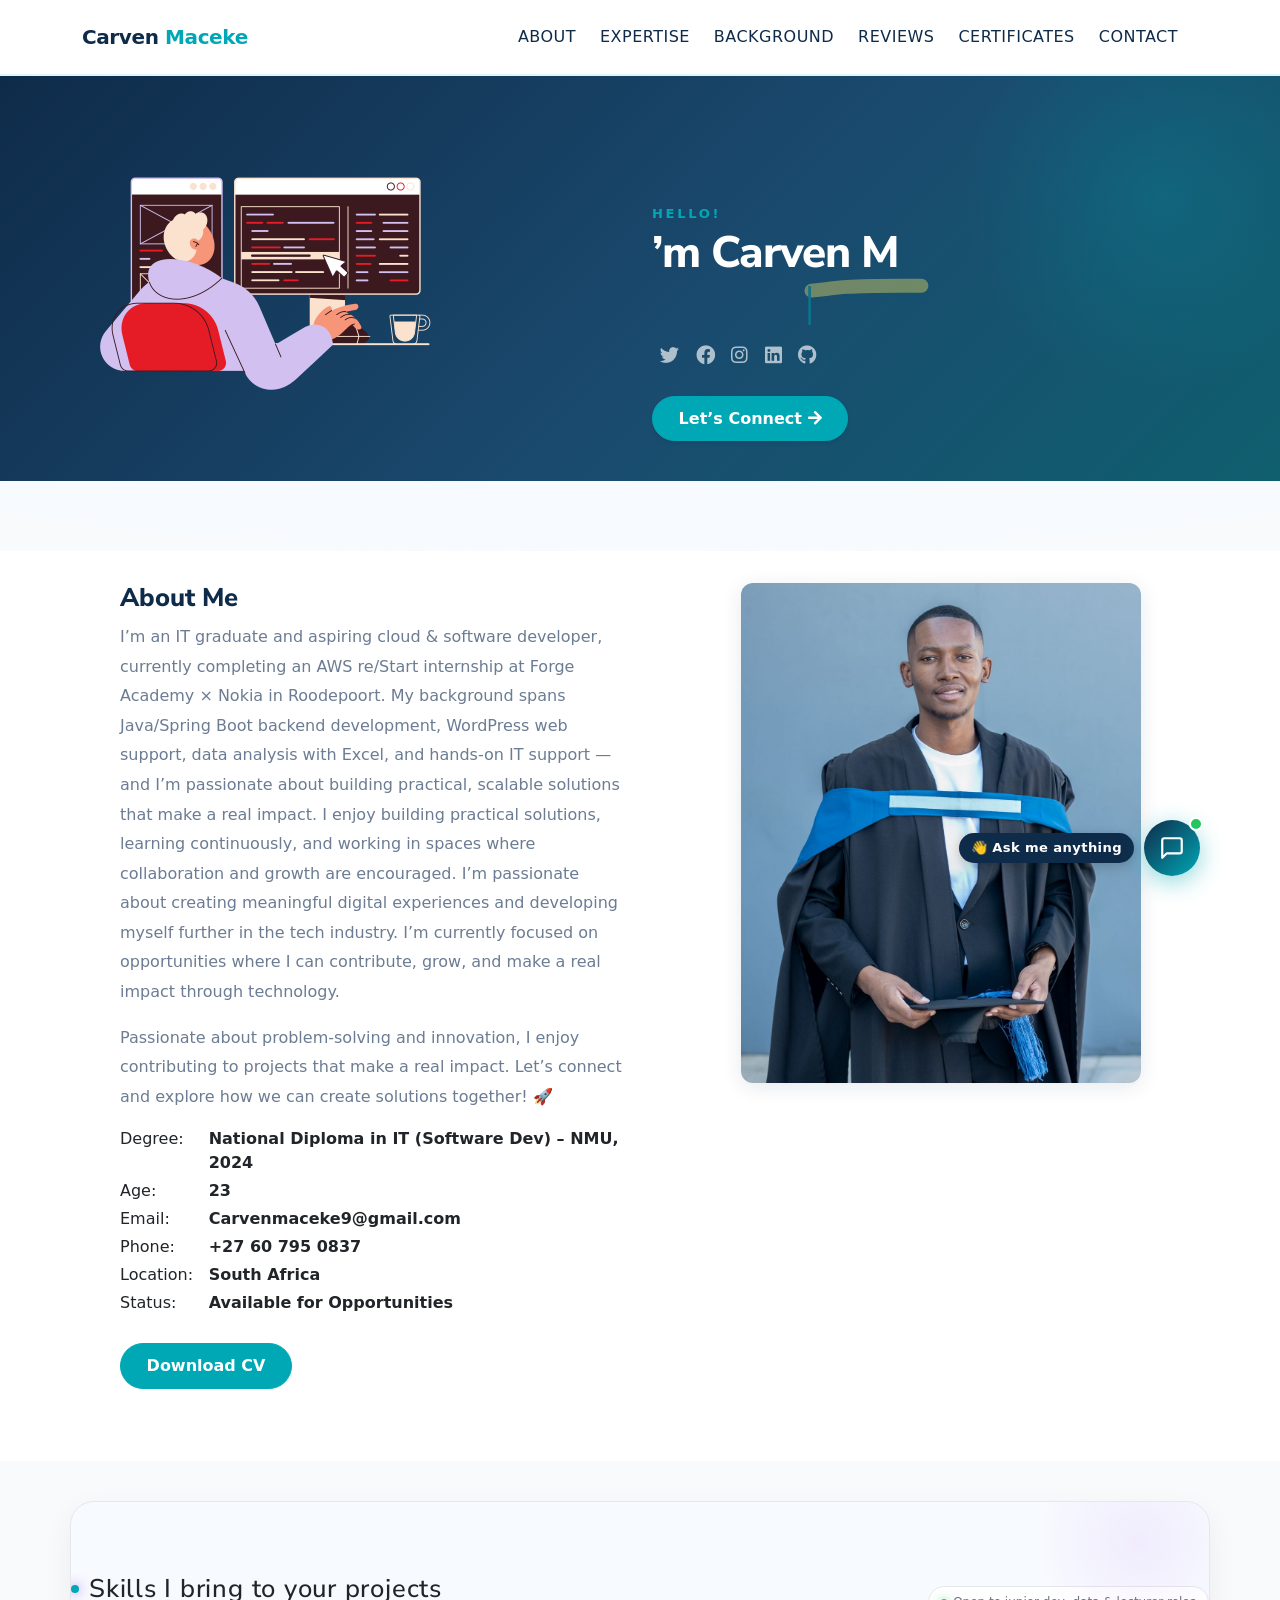
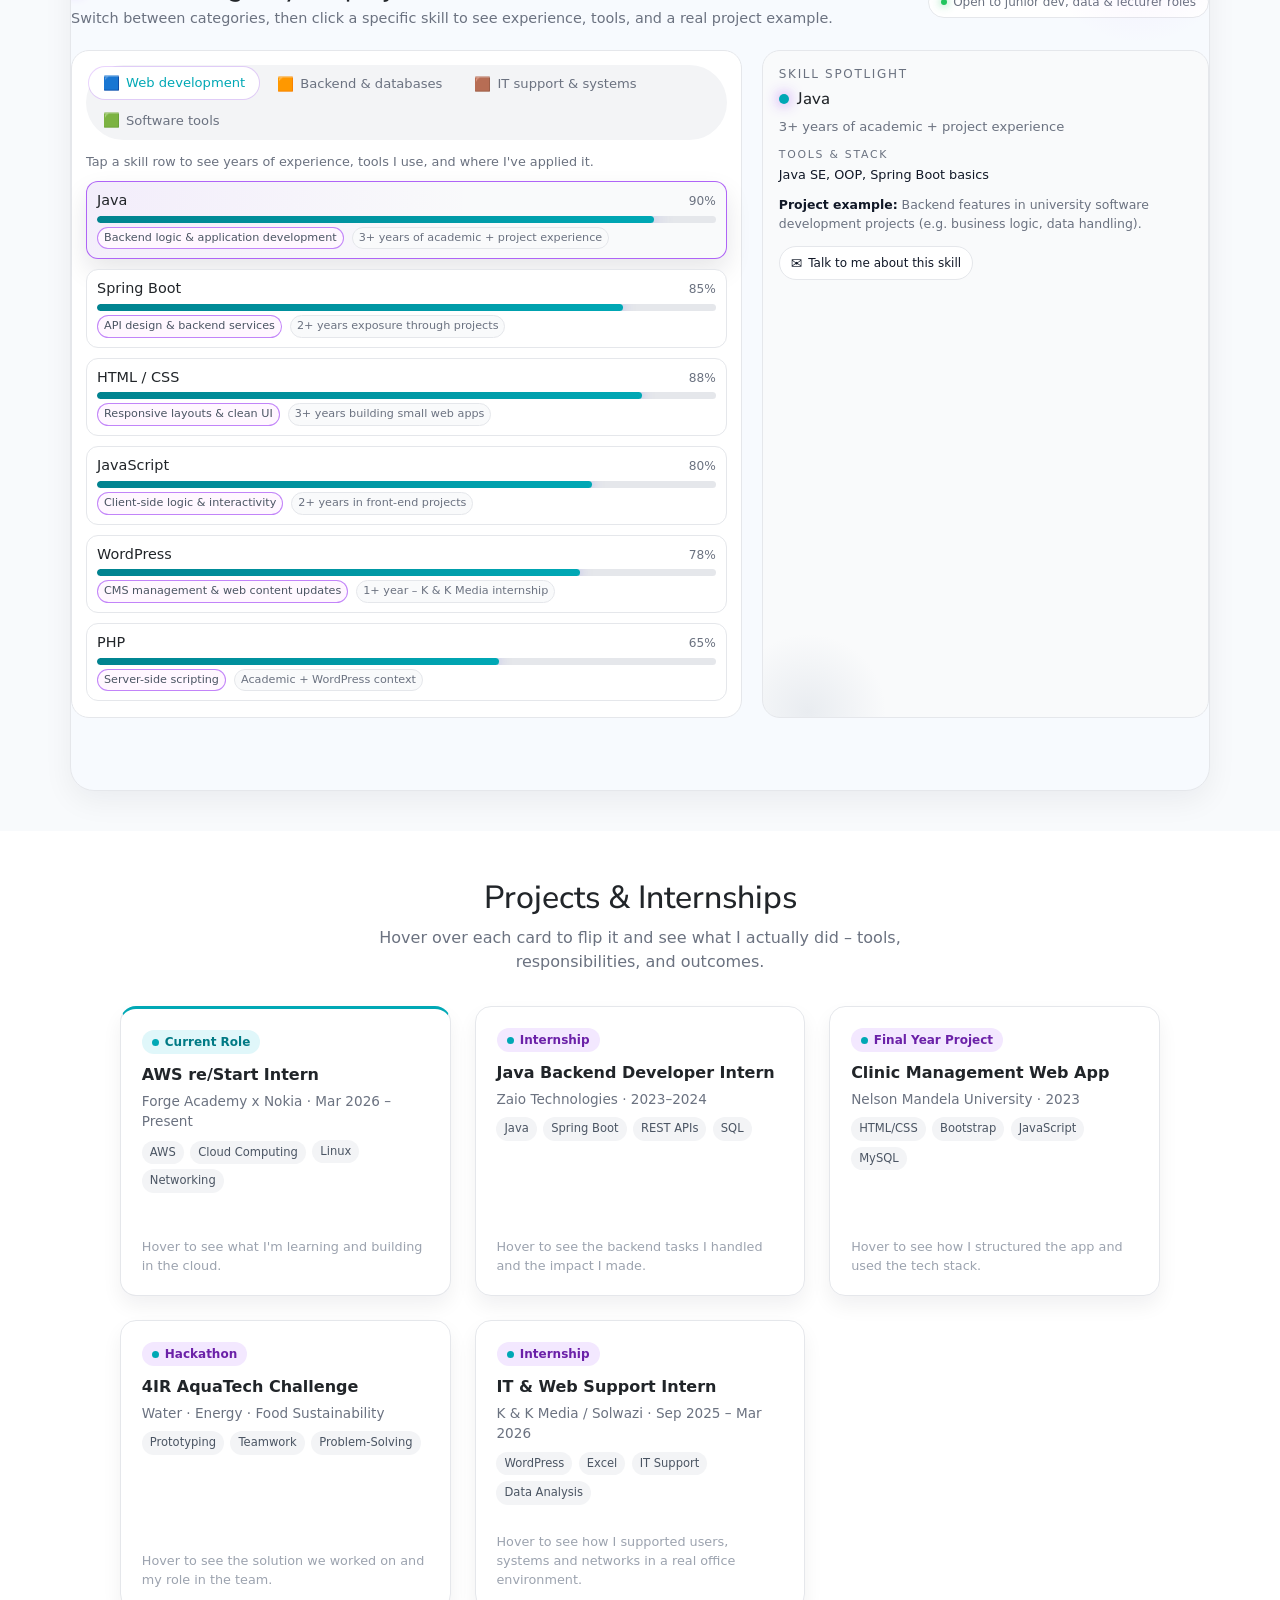
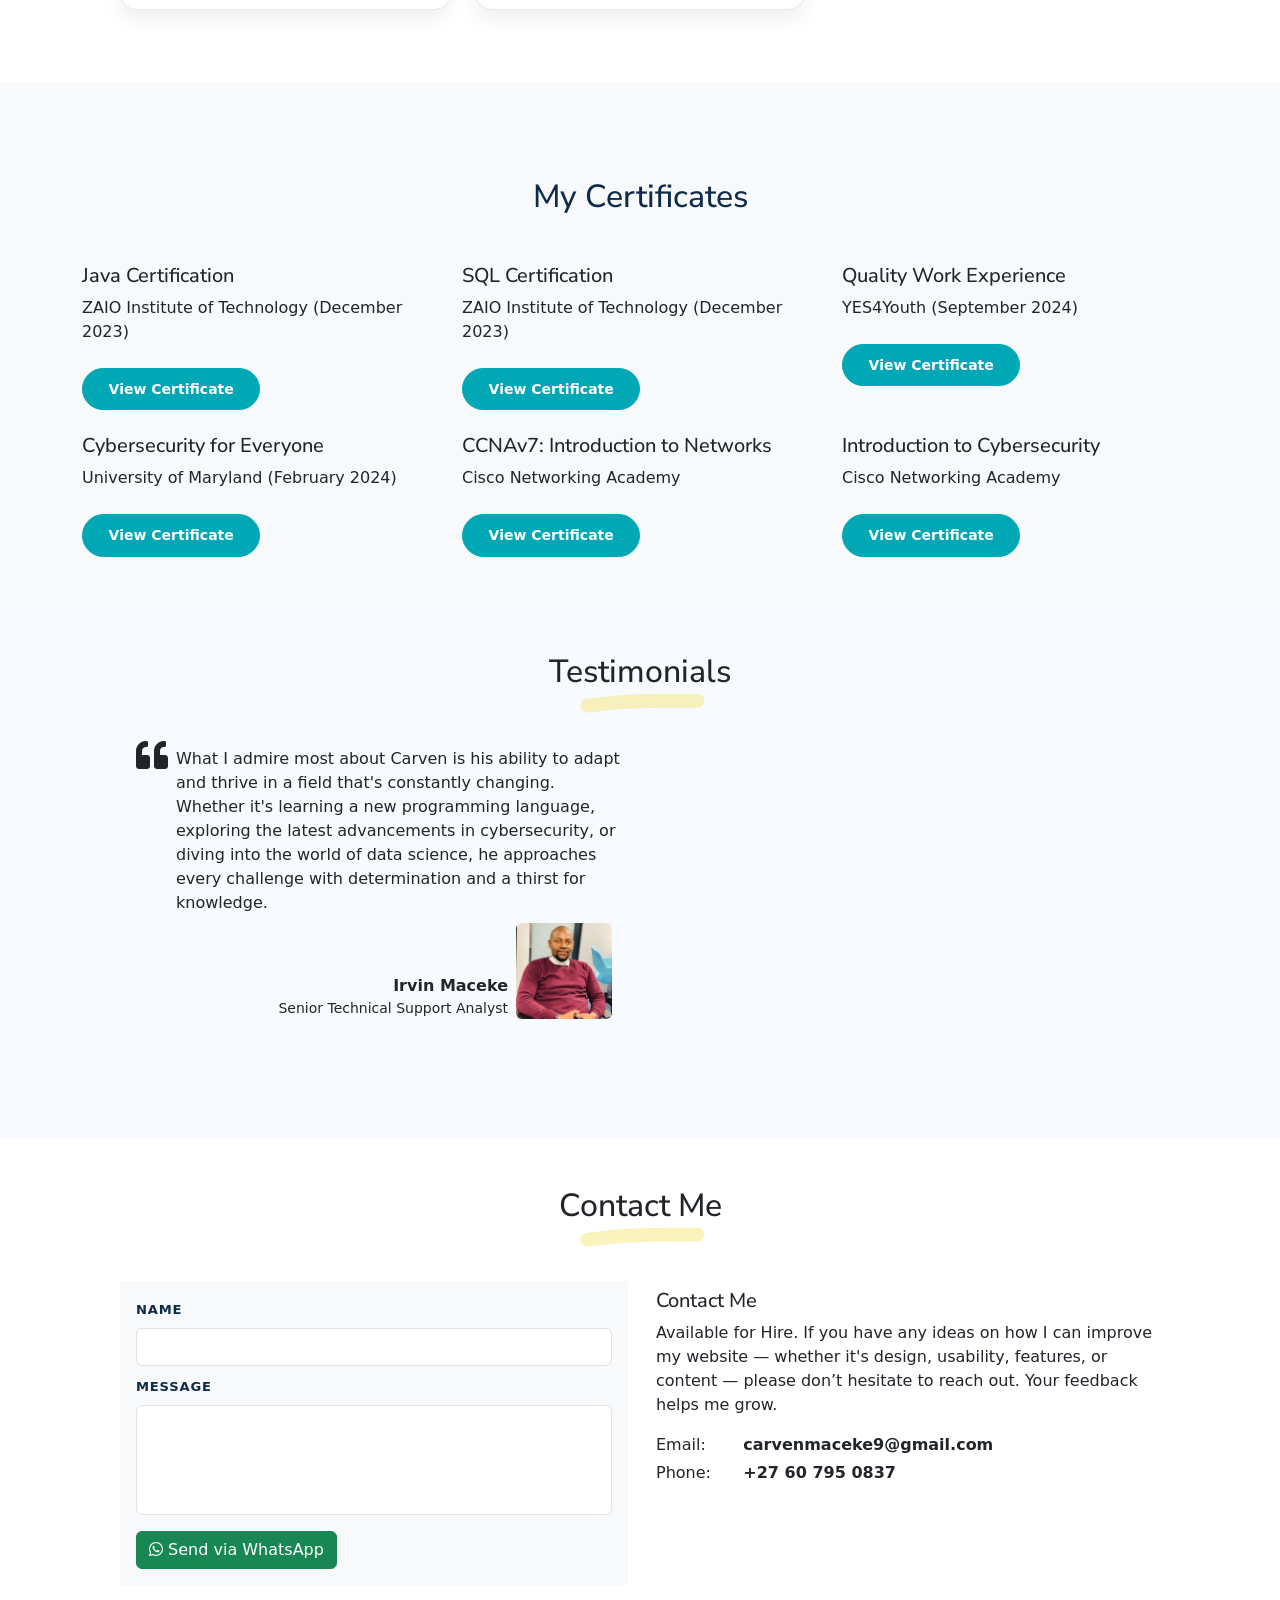
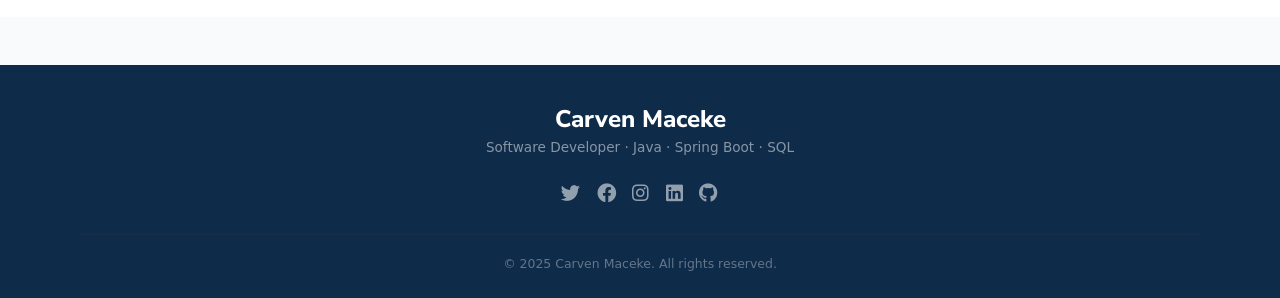
<file: super-folio_free_1-2-0-main/index.html>
<!DOCTYPE html>
<!-- upto 2 directory depth-->
<html lang="en-US">
  <head>
    <meta charset="UTF-8">
    <meta http-equiv="X-UA-Compatible" content="IE=edge">
    <meta name="viewport" content="width=device-width, initial-scale=1">
    <link rel="preconnect" href="https://fonts.gstatic.com" crossorigin="crossorigin"/>
    <link rel="preload" as="style" href="https://fonts.googleapis.com/css2?family=Nunito+Sans:wght@300;400;700;800&amp;display=swap"/>
    <link rel="stylesheet" href="https://fonts.googleapis.com/css2?family=Nunito+Sans:wght@300;400;700;800&amp;display=swap" media="print" onload="this.media='all'"/>
    <noscript>
      <link rel="stylesheet" href="https://fonts.googleapis.com/css2?family=Nunito+Sans:wght@300;400;700;800&amp;display=swap"/>
    </noscript>
    <link href="./css/font-awesome/css/all.min.css?ver=1.2.0" rel="stylesheet">
    <link href="./css/bootstrap-icons/bootstrap-icons.css?ver=1.2.0" rel="stylesheet">
    <link href="./css/bootstrap.min.css?ver=1.2.0" rel="stylesheet">
    <link href="./css/aos.css?ver=1.2.0" rel="stylesheet">
    <link href="./css/main.css?ver=1.2.0" rel="stylesheet">
    <noscript>
      <style type="text/css">
        [data-aos] {
            opacity: 1 !important;
            transform: translate(0) scale(1) !important;
        }
      </style>
    </noscript>
    
  </head>
  <body id="top">


    
    <header class="bg-light" style="transition: background-color 0.3s;">
      <nav class="navbar navbar-expand-lg navbar-light bg-light" id="header-nav" role="navigation">
        <div class="container">
          <a class="navbar-brand site-title mb-0" href="#top">Carven <span class="accent">Maceke</span></a>
          <button class="navbar-toggler" type="button" data-bs-toggle="collapse" data-bs-target="#navbarSupportedContent" aria-controls="navbarSupportedContent" aria-expanded="false" aria-label="Toggle navigation">
            <span class="navbar-toggler-icon"></span>
          </button>
          <div class="collapse navbar-collapse" id="navbarSupportedContent">
            <ul class="navbar-nav ms-auto me-2">
              <li class="nav-item"><a class="nav-link" href="#about">About</a></li>
              <li class="nav-item"><a class="nav-link" href="#services">Expertise</a></li>
              <li class="nav-item"><a class="nav-link" href="#skills">Background</a></li>
              <li class="nav-item"><a class="nav-link" href="#portfolio">Reviews</a></li>
              <li class="nav-item"><a class="nav-link" href="#certificate">Certificates</a></li>
              <li class="nav-item"><a class="nav-link" href="#contact">Contact</a></li>
            </ul>
          </div>
        </div>
      </nav>

      
    </header>
    
    <style>
      /* Theme colours handled by main.css */

      /* Hide all left/right arrows on page */
.carousel-control-prev,
.carousel-control-next,
.slick-prev,
.slick-next {
  display: none !important;
}

    </style>
    <div class="page-content">
      <div id="content">
<header>
  <div class="cover">
    <div class="container px-3">
      <div class="row">
        <div class="col-lg-6 p-2">
          <img class="img-fluid" src="images/illustrations/folks-man-programmer-writing-code.png" alt="Hello, I'm a Software Developer" />
        </div>
        <div class="col-lg-6">
          <div class="mt-5">
            <p class="lead text-uppercase mb-1" data-aos="fade-up" data-aos-delay="100">Hello!</p>
            <h1 class="intro-title marker" id="typing-name" data-aos="fade-left" data-aos-delay="200"></h1>
            <p class="lead fw-normal mt-2" data-aos="fade-up" data-aos-delay="300"><span id="typing-role" style="opacity:0;transition:opacity 0.4s;"></span></p>
            <div class="social-nav" data-aos="fade-up" data-aos-delay="500">
              <nav role="navigation">
                <ul class="nav justify-content-left">
                  <li class="nav-item"><a class="nav-link" href="https://twitter.com/MacekeCarven" title="Twitter"><i class="fab fa-twitter"></i></a></li>
                  <li class="nav-item"><a class="nav-link" href="https://www.facebook.com/carven.axe.5" title="Facebook"><i class="fab fa-facebook"></i></a></li>
                  <li class="nav-item"><a class="nav-link" href="https://www.instagram.com/carven_sa15" title="Instagram"><i class="fab fa-instagram"></i></a></li>
                  <li class="nav-item"><a class="nav-link" href="https://www.linkedin.com/in/carven-maceke-a29985235" title="LinkedIn"><i class="fab fa-linkedin"></i></a></li>
                  <li class="nav-item"><a class="nav-link" href="https://github.com/s224515837" title="GitHub" target="_blank" rel="noopener"><i class="fab fa-github"></i></a></li>
                </ul>
              </nav>
            </div>
            <div class="mt-3" data-aos="fade-up" data-aos-delay="600">
              <a class="btn btn-primary shadow-sm mt-1 hover-effect" href="#contact">Let’s Connect <i class="fas fa-arrow-right"></i></a>
            </div>
          </div>
        </div>
      </div>
    </div>
  </div>
   
  
  <style>
  @keyframes blink { 0%,100%{opacity:1;} 50%{opacity:0;} }
  #typing-name::after { content:"|"; color:var(--teal,#00A8B5); font-weight:300; animation:blink 0.85s step-start infinite; margin-left:2px; }
  #typing-role { min-height:1.5em; display:inline-block; }
  </style>
  <script>
  /* ── Keyboard click sound: new AudioContext per click (no gesture lock) ── */
  function playKey() {
    try {
      var AC = window.AudioContext || window.webkitAudioContext;
      if (!AC) return;
      var ctx = new AC();
      var rate = ctx.sampleRate;
      var len  = Math.floor(rate * 0.022);
      var buf  = ctx.createBuffer(1, len, rate);
      var d    = buf.getChannelData(0);
      for (var i = 0; i < len; i++) d[i] = (Math.random()*2-1) * Math.pow(1 - i/len, 2.8);
      var src  = ctx.createBufferSource();
      var gain = ctx.createGain();
      gain.gain.value = 0.28;
      src.buffer = buf;
      src.connect(gain);
      gain.connect(ctx.destination);
      src.start(0);
      /* auto-close context after clip finishes */
      src.onended = function(){ try{ ctx.close(); }catch(e){} };
    } catch(e) {}
  }

  function typeWords(el, text, speed, done) {
    var i = 0;
    (function tick() {
      if (i < text.length) {
        el.textContent += text[i++];
        playKey();
        setTimeout(tick, speed + Math.random()*35 - 8);
      } else if (done) {
        setTimeout(done, 360);
      }
    })();
  }

  document.addEventListener('DOMContentLoaded', function() {
    var nameEl = document.getElementById('typing-name');
    var roleEl = document.getElementById('typing-role');
    if (!nameEl) return;
    setTimeout(function() {
      typeWords(nameEl, '’m Carven Maceke', 88, function() {
        if (roleEl) {
          roleEl.style.opacity = '1';
          typeWords(roleEl, 'A Software Developer.', 76, null);
        }
      });
    }, 800);
  });
  </script>
  
  <div class="wave-bg"></div>
</header>
<div class="section pt-4 px-3 px-lg-4" id="about">
  <div class="container-narrow">
    <div class="row">
      <div class="col-md-6" data-aos="fade-right" data-aos-delay="200">
        <h2 class="h4 my-2">About Me</h2>
        <p data-aos="fade-up" data-aos-delay="300">I’m an IT graduate and aspiring cloud & software developer, currently completing an AWS re/Start internship at Forge Academy × Nokia in Roodepoort. My background spans Java/Spring Boot backend development, WordPress web support, data analysis with Excel, and hands-on IT support — and I’m passionate about building practical, scalable solutions that make a real impact. 
          
          I enjoy building practical solutions, learning continuously, and working in spaces where collaboration and growth are encouraged.

I’m passionate about creating meaningful digital experiences and developing myself further in the tech industry. I’m currently focused on opportunities where I can contribute, grow, and make a real impact through technology.</p>
        
        <p data-aos="fade-up" data-aos-delay="400">Passionate about problem-solving and innovation, I enjoy contributing to projects that make a real impact. Let’s connect and explore how we can create solutions together! 🚀</p>
        
        <div class="row mt-3">
          <div class="col-sm-2" data-aos="fade-up" data-aos-delay="500">
            <div class="pb-1">Degree:</div>
          </div>
          <div class="col-sm-10" data-aos="fade-up" data-aos-delay="600">
            <div class="pb-1 fw-bolder">National Diploma in IT (Software Dev) – NMU, 2024</div>
          </div>
          <div class="col-sm-2" data-aos="fade-up" data-aos-delay="500">
            <div class="pb-1">Age:</div>
          </div>
          <div class="col-sm-10" data-aos="fade-up" data-aos-delay="600">
            <div class="pb-1 fw-bolder">23</div>
          </div>
          <div class="col-sm-2" data-aos="fade-up" data-aos-delay="700">
            <div class="pb-1">Email:</div>
          </div>
          <div class="col-sm-10" data-aos="fade-up" data-aos-delay="800">
            <div class="pb-1 fw-bolder">Carvenmaceke9@gmail.com</div>
          </div>
          <div class="col-sm-2" data-aos="fade-up" data-aos-delay="900">
            <div class="pb-1">Phone:</div>
          </div>
          <div class="col-sm-10" data-aos="fade-up" data-aos-delay="1000">
            <div class="pb-1 fw-bolder">+27 60 795 0837</div>
          </div>
          <div class="col-sm-2" data-aos="fade-up" data-aos-delay="1100">
            <div class="pb-1">Location:</div>
          </div>
          <div class="col-sm-10" data-aos="fade-up" data-aos-delay="1200">
            <div class="pb-1 fw-bolder"> South Africa</div>
          </div>
          <div class="col-sm-2" data-aos="fade-up" data-aos-delay="1300">
            <div class="pb-1">Status:</div>
          </div>
          <div class="col-sm-10" data-aos="fade-up" data-aos-delay="1400">
            <div class="pb-1 fw-bolder">Available for Opportunities</div>
          </div>
        </div>

        <!-- Request CV Button aligned to the left -->
       <div class="mt-4">
 <a href="CarvenMaceke_Resume.pdf" download class="btn btn-primary">Download CV</a>

</div>

      </div>
      <div class="col-md-5 offset-md-1" data-aos="zoom-in" data-aos-delay="500">
        <img class="avatar img-fluid mt-2" src="images/WhatsApp Image 2025-04-11 at 16.25.33_7bceeb2f.jpg" width="400" height="400" alt="Carven Maceke"/>
      </div>
    </div>
  </div>
</div>













<!DOCTYPE html>
<html lang="en">
<head>
  <meta charset="UTF-8" />
  <title>Animated Interactive Skills Section</title>
  <style>
    :root {
      /* Light theme to match your portfolio */
      --bg: #f8fafc;
      --card: #ffffff;
      --card-soft: #f9fafb;
      --accent: #00A8B5; /* teal */
      --accent-soft: rgba(168, 85, 247, 0.12);
      --text-main: #111827;
      --text-muted: #6b7280;
      --bar-bg: #e5e7eb;
      --bar-fill: linear-gradient(90deg, #00838F, #00A8B5);
    }

    * {
      box-sizing: border-box;
    }

    /* No centering / full-screen here – your main page layout handles that */
    body {
      margin: 0;
      font-family: system-ui, -apple-system, BlinkMacSystemFont, "Segoe UI", sans-serif;
      color: var(--text-main);
      background-color: var(--bg);
    }

    .skills-shell {
      max-width: 1140px;
      width: 100%;
      margin: 40px auto;
      background: var(--card);
      border-radius: 24px;
      border: 1px solid #e5e7eb;
      box-shadow: 0 10px 30px rgba(15, 23, 42, 0.06);
      padding: 24px 24px 28px;
      position: relative;
      overflow: hidden;
    }

    .skills-shell::before {
      content: "";
      position: absolute;
      width: 220px;
      height: 220px;
      background: radial-gradient(circle, var(--accent-soft), transparent 65%);
      top: -70px;
      right: -40px;
      pointer-events: none;
      opacity: 0.7;
    }

    .skills-header {
      display: flex;
      justify-content: space-between;
      gap: 24px;
      align-items: center;
      margin-bottom: 20px;
    }

    .skills-heading-block h2 {
      margin: 0 0 4px;
      font-size: 1.6rem;
      letter-spacing: 0.03em;
      display: flex;
      align-items: center;
      gap: 10px;
    }

    .accent-dot {
      width: 8px;
      height: 8px;
      border-radius: 999px;
      background: var(--accent);
      box-shadow: 0 0 12px rgba(168, 85, 247, 0.85);
    }

    .skills-heading-block p {
      margin: 0;
      font-size: 0.9rem;
      color: var(--text-muted);
    }

    .skills-meta-chip {
      border-radius: 999px;
      border: 1px solid #e5e7eb;
      padding: 6px 12px;
      font-size: 0.75rem;
      display: inline-flex;
      align-items: center;
      gap: 6px;
      color: var(--text-muted);
      white-space: nowrap;
      background-color: #ffffff;
    }

    .skills-meta-dot {
      width: 6px;
      height: 6px;
      border-radius: 999px;
      background: #22c55e;
      box-shadow: 0 0 8px rgba(34, 197, 94, 0.8);
    }

    .skills-layout {
      display: grid;
      grid-template-columns: minmax(0, 2.1fr) minmax(0, 1.4fr);
      gap: 20px;
    }

    @media (max-width: 800px) {
      .skills-layout {
        grid-template-columns: minmax(0, 1fr);
      }

      .skills-header {
        flex-direction: column;
        align-items: flex-start;
      }
    }

    .skills-left {
      background: #ffffff;
      border-radius: 18px;
      padding: 14px 14px 16px;
      border: 1px solid #e5e7eb;
    }

    .skills-tabs {
      display: inline-flex;
      border-radius: 999px;
      background: #f3f4f6;
      padding: 3px;
      margin-bottom: 12px;
      flex-wrap: wrap;
      gap: 4px;
    }

    .skills-tab {
      border: none;
      padding: 6px 14px;
      border-radius: 999px;
      font-size: 0.82rem;
      cursor: pointer;
      background: transparent;
      color: var(--text-muted);
      display: inline-flex;
      align-items: center;
      gap: 6px;
      transition: background 0.15s ease, color 0.15s ease, transform 0.1s ease;
    }

    .skills-tab span.icon {
      font-size: 0.85rem;
    }

    .skills-tab.active {
      background: #ffffff;
      color: var(--accent);
      transform: translateY(-1px);
      box-shadow: 0 0 0 1px rgba(168, 85, 247, 0.25);
    }

    .skills-tab:not(.active):hover {
      color: #111827;
    }

    .skills-subtitle {
      font-size: 0.8rem;
      color: var(--text-muted);
      margin-bottom: 10px;
    }

    .skills-list {
      display: flex;
      flex-direction: column;
      gap: 10px;
    }

    .skill-row {
      padding: 8px 10px 9px;
      border-radius: 12px;
      background: #ffffff;
      border: 1px solid #e5e7eb;
      cursor: pointer;
      transition: transform 0.12s ease, box-shadow 0.12s ease, border-color 0.12s ease, background 0.12s ease;
      position: relative;
      overflow: hidden;
    }

    .skill-row::before {
      content: "";
      position: absolute;
      inset: 0;
      background: radial-gradient(circle at top left, rgba(168, 85, 247, 0.08), transparent 60%);
      opacity: 0;
      transition: opacity 0.15s ease;
      pointer-events: none;
    }

    .skill-row:hover::before,
    .skill-row.active::before {
      opacity: 1;
    }

    .skill-row:hover {
      transform: translateY(-1px);
      box-shadow: 0 10px 20px rgba(15, 23, 42, 0.08);
      border-color: rgba(148, 163, 184, 0.8);
    }

    .skill-row.active {
      border-color: rgba(168, 85, 247, 0.9);
      box-shadow: 0 12px 26px rgba(15, 23, 42, 0.1);
      background: #f9fafb;
    }

    .skill-header-line {
      display: flex;
      justify-content: space-between;
      align-items: baseline;
      margin-bottom: 4px;
      position: relative;
      z-index: 1;
    }

    .skill-name {
      font-size: 0.9rem;
      font-weight: 500;
    }

    .skill-percent {
      font-size: 0.76rem;
      color: var(--text-muted);
    }

    .skill-bar {
      position: relative;
      width: 100%;
      height: 7px;
      border-radius: 999px;
      background: var(--bar-bg);
      overflow: hidden;
      z-index: 1;
    }

    .skill-bar-fill {
      position: absolute;
      inset: 0;
      width: 0;
      border-radius: inherit;
      background: var(--bar-fill);
      box-shadow: 0 0 12px rgba(99, 102, 241, 0.5);
      transform-origin: left;
      transition: width 0.5s ease;
    }

    .skill-row.active .skill-bar-fill {
      box-shadow: 0 0 18px rgba(99, 102, 241, 0.7);
    }

    .skill-meta-row {
      display: flex;
      align-items: center;
      gap: 8px;
      margin-top: 4px;
      font-size: 0.7rem;
      color: var(--text-muted);
      z-index: 1;
      position: relative;
      flex-wrap: wrap;
    }

    .skill-meta-pill {
      padding: 2px 6px;
      border-radius: 999px;
      background: #f9fafb;
      border: 1px solid #e5e7eb;
      white-space: nowrap;
    }

    .skill-meta-pill.key {
      border-color: rgba(168, 85, 247, 0.7);
      color: #4b5563;
      background-color: #fff7ff;
    }

    .skills-right {
      background: var(--card-soft);
      border-radius: 18px;
      padding: 14px 16px 16px;
      border: 1px solid #e5e7eb;
      position: relative;
      overflow: hidden;
    }

    .skills-right::before {
      content: "";
      position: absolute;
      width: 170px;
      height: 170px;
      background: radial-gradient(circle, rgba(148, 163, 184, 0.2), transparent 65%);
      bottom: -80px;
      left: -40px;
      pointer-events: none;
      opacity: 0.8;
    }

    .skill-detail-label {
      font-size: 0.75rem;
      text-transform: uppercase;
      letter-spacing: 0.14em;
      color: var(--text-muted);
      margin-bottom: 6px;
    }

    .skill-detail-title {
      font-size: 1.05rem;
      margin: 0 0 8px;
      display: flex;
      align-items: center;
      gap: 8px;
    }

    .skill-detail-title span.pulse-dot {
      width: 10px;
      height: 10px;
      border-radius: 999px;
      background: var(--accent);
      box-shadow: 0 0 14px rgba(168, 85, 247, 0.9);
      animation: pulse 1.6s infinite;
    }

    .skill-detail-years {
      font-size: 0.82rem;
      color: var(--text-muted);
      margin-bottom: 10px;
    }

    .skill-detail-tools {
      font-size: 0.8rem;
      color: #111827;
      margin-bottom: 12px;
    }

    .skill-detail-tools span.label {
      color: var(--text-muted);
      text-transform: uppercase;
      letter-spacing: 0.16em;
      font-size: 0.68rem;
      display: block;
      margin-bottom: 2px;
    }

    .skill-detail-project {
      font-size: 0.78rem;
      color: var(--text-muted);
      margin-bottom: 12px;
    }

    .skill-detail-project strong {
      color: #111827;
    }

    .skill-detail-actions {
      display: flex;
      gap: 8px;
      flex-wrap: wrap;
    }

    .btn-ghost,
    .btn-primary {
      border-radius: 999px;
      font-size: 0.75rem;
      padding: 6px 11px;
      border: 1px solid #e5e7eb;
      background: #ffffff;
      color: var(--text-main);
      display: inline-flex;
      align-items: center;
      gap: 6px;
      cursor: pointer;
      text-decoration: none;
      transition: background 0.15s ease, color 0.15s ease, border-color 0.15s ease, transform 0.1s ease;
    }

    .btn-primary {
      border-color: rgba(168, 85, 247, 0.9);
      background: linear-gradient(90deg, #00838F, #00A8B5);
      color: #ffffff;
    }

    .btn-ghost:hover,
    .btn-primary:hover {
      transform: translateY(-1px);
    }

    .btn-primary:hover {
      filter: brightness(1.05);
    }

    .btn-ghost:hover {
      border-color: rgba(148, 163, 184, 1);
      background: #f9fafb;
    }

    .btn-ghost span.icon,
    .btn-primary span.icon {
      font-size: 0.85rem;
    }

    .skill-detail-empty {
      font-size: 0.8rem;
      color: var(--text-muted);
      font-style: italic;
    }

    .fade-enter {
      opacity: 0;
      transform: translateY(6px);
    }

    .fade-enter-active {
      opacity: 1;
      transform: translateY(0);
      transition: opacity 0.22s ease, transform 0.22s ease;
    }

    @keyframes pulse {
      0%, 100% {
        transform: scale(1);
        opacity: 1;
      }
      50% {
        transform: scale(1.15);
        opacity: 0.6;
      }
    }
  </style>
  <section class="skills-shell" id="services">
    <header class="skills-header">
      <div class="skills-heading-block">
        <h2><span class="accent-dot"></span> Skills I bring to your projects</h2>
        <p>Switch between categories, then click a specific skill to see experience, tools, and a real project example.</p>
      </div>
      <div class="skills-meta-chip">
        <span class="skills-meta-dot"></span>
        Open to junior dev, data & lecturer roles
      </div>
    </header>

    <div class="skills-layout">
      <div class="skills-left">
        <div class="skills-tabs" role="tablist">
          <button class="skills-tab active" data-category="web" role="tab"><span class="icon">🟦</span>Web development</button>
          <button class="skills-tab" data-category="backend" role="tab"><span class="icon">🟧</span>Backend & databases</button>
          <button class="skills-tab" data-category="support" role="tab"><span class="icon">🟫</span>IT support & systems</button>
          <button class="skills-tab" data-category="tools" role="tab"><span class="icon">🟩</span>Software tools</button>
        </div>

        <p class="skills-subtitle">Tap a skill row to see years of experience, tools I use, and where I've applied it.</p>

        <div class="skills-list" id="skills-list">
          <!-- Skill rows will be injected here by JavaScript -->
        </div>
      </div>

      <aside class="skills-right" aria-live="polite">
        <div id="skill-detail" class="fade-enter fade-enter-active">
          <div class="skill-detail-label">Skill spotlight</div>
          <h3 class="skill-detail-title">
            <span class="pulse-dot"></span>
            <span id="detail-name">Pick a skill on the left</span>
          </h3>
          <div id="detail-years" class="skill-detail-years">
            I’ll show you how long I’ve been using it and in what context.
          </div>
          <div id="detail-tools" class="skill-detail-tools">
            <span class="label">TOOLS & STACK</span>
            <span id="detail-tools-text">Select a skill to see the exact tools and technologies I use.</span>
          </div>
          <div id="detail-project" class="skill-detail-project">
            <strong>Project example:</strong>
            <span id="detail-project-text">Once you choose a skill, I’ll show a practical way I've applied it in studies or work.</span>
          </div>
          <div class="skill-detail-actions">
             
            <a href="#contact" class="btn-ghost">
              <span class="icon">✉️</span>
              Talk to me about this skill
            </a>
          </div>
        </div>
      </aside>
    </div>
  </section>

  <script>
    const skillData = {
      web: [
        {
          name: "Java",
          level: 90,
          years: "3+ years of academic + project experience",
          key: "Backend logic & application development",
          tools: "Java SE, OOP, Spring Boot basics",
          project: "Backend features in university software development projects (e.g. business logic, data handling)."
        },
        {
          name: "Spring Boot",
          level: 85,
          years: "2+ years exposure through projects",
          key: "API design & backend services",
          tools: "Spring Boot, Controllers, REST basics",
          project: "Integrated Spring Boot in backend modules to expose REST endpoints and handle service logic."
        },
        {
          name: "HTML / CSS",
          level: 88,
          years: "3+ years building small web apps",
          key: "Responsive layouts & clean UI",
          tools: "HTML5, CSS3, Bootstrap",
          project: "Front-end for course-based web applications with responsive layouts and structured content."
        },
        {
          name: "JavaScript",
          level: 80,
          years: "2+ years in front-end projects",
          key: "Client-side logic & interactivity",
          tools: "JavaScript fundamentals, DOM handling",
          project: "Validation and interactivity in web-based university projects (forms, dynamic UI updates)."
        },
        {
          name: "WordPress",
          level: 78,
          years: "1+ year – K & K Media internship",
          key: "CMS management & web content updates",
          tools: "WordPress CMS, plugin & theme customisation, content management",
          project: "Updated and maintained a live WordPress website for K & K Media / Solwazi Institute, including content updates, plugin management, and basic theme adjustments."
        },
        {
          name: "PHP",
          level: 65,
          years: "Academic + WordPress context",
          key: "Server-side scripting",
          tools: "PHP basics, WordPress template files",
          project: "Used PHP alongside WordPress and in academic web development modules."
        }
      ],
      backend: [
        {
          name: "SQL",
          level: 92,
          years: "4+ years writing queries and reports",
          key: "Database queries, CRUD & reporting",
          tools: "SQL Server Management Studio (SSMS), MySQL, joins, indexing basics",
          project: "Building and managing relational databases for final-year projects and reporting tasks."
        },
        {
          name: "Database Management",
          level: 90,
          years: "3+ years designing and optimising databases",
          key: "Design, optimisation & maintenance",
          tools: "ERD design, SQL Server, MySQL, data modelling",
          project: "Full database design for academic software development assessments, including relationships and constraints."
        },
        {
          name: "IBM Content Manager",
          level: 75,
          years: "Practical exposure during work experience",
          key: "Enterprise content management",
          tools: "IBM Content Manager, document indexing, metadata handling",
          project: "Supporting enterprise content workflows during YES4Youth work experience."
        },
        {
          name: "Web Server & Publishing",
          level: 82,
          years: "1–2 years in controlled environments",
          key: "System configuration & deployment",
          tools: "Web server management, deployment in test/controlled environments",
          project: "Deploying small applications for functional system testing and validation."
        }
      ],
      support: [
        {
          name: "IT Support",
          level: 90,
          years: "Hands-on work experience under YES4Youth",
          key: "Hardware, software & network troubleshooting",
          tools: "User support, device setup, troubleshooting, ticket handling",
          project: "Supporting users across printers, PCs, and software systems in a real work environment."
        },
        {
          name: "Windows Server",
          level: 78,
          years: "Practical exposure in support contexts",
          key: "User, software & storage management",
          tools: "Windows Server admin basics, roles, users, updates",
          project: "Assisting with server-related support activities such as user management and basic maintenance."
        },
        {
          name: "Linux (Red Hat)",
          level: 72,
          years: "Exposure through training",
          key: "Basic Linux operations & navigation",
          tools: "RHEL fundamentals, basic commands",
          project: "Linux-based configurations and tasks in training labs."
        },
        {
          name: "Networks (Cisco)",
          level: 80,
          years: "Certified through Cisco Networking Academy",
          key: "Foundational networking principles",
          tools: "CCNAv7 basics, routing concepts, IP addressing",
          project: "Network configuration labs and scenarios completed during Cisco training."
        },
        {
          name: "AWS Cloud",
          level: 72,
          years: "Current – Forge Academy x Nokia (2026)",
          key: "Cloud infrastructure & services",
          tools: "AWS EC2, S3, IAM, VPC, CloudWatch, Linux, cloud architecture",
          project: "Currently completing AWS re/Start training at Forge Academy x Nokia — building cloud solutions, working with core AWS services, and preparing for AWS certification."
        }
      ],
      tools: [
        {
          name: "SQL Server Management Studio",
          level: 95,
          years: "Used extensively in studies and projects",
          key: "Database admin & querying",
          tools: "SSMS, query editor, execution plans, basic tuning",
          project: "Managing and querying SQL Server databases for assignments and practical projects."
        },
        {
          name: "MySQL",
          level: 85,
          years: "Several projects and academic work",
          key: "Database creation & manipulation",
          tools: "MySQL, phpMyAdmin or CLI, schema creation",
          project: "Creating and maintaining MySQL databases for web applications and prototypes."
        },
        {
          name: "Microsoft Excel",
          level: 88,
          years: "1+ year – K & K Media data work",
          key: "Data analysis, cleaning & reporting",
          tools: "Excel pivot tables, formulas, data cleaning, report generation",
          project: "Processed and structured large application datasets at K & K Media, improving data accuracy and accessibility for internal reporting."
        },
        {
          name: "Microsoft Office",
          level: 90,
          years: "Daily use for academic and work tasks",
          key: "Documentation, analysis & presentations",
          tools: "Excel, Word, PowerPoint for reports and documentation",
          project: "Preparing reports, documentation and slide decks for projects, training and presentations."
        },
        {
          name: "Git & GitHub",
          level: 80,
          years: "Version control for software projects",
          key: "Source control & collaboration",
          tools: "Git, GitHub, branching, commits, pull/push",
          project: "Managing code for university and personal projects using Git and GitHub repositories."
        }
      ]
    };

    const tabs = document.querySelectorAll(".skills-tab");
    const skillsListEl = document.getElementById("skills-list");

    const detailNameEl = document.getElementById("detail-name");
    const detailYearsEl = document.getElementById("detail-years");
    const detailToolsTextEl = document.getElementById("detail-tools-text");
    const detailProjectTextEl = document.getElementById("detail-project-text");
    const detailContainer = document.getElementById("skill-detail");

    function setActiveTab(category) {
      tabs.forEach((tab) => {
        tab.classList.toggle("active", tab.dataset.category === category);
      });
    }

    function createSkillRow(skill, index) {
      const row = document.createElement("div");
      row.className = "skill-row fade-enter";
      row.dataset.index = index;

      const header = document.createElement("div");
      header.className = "skill-header-line";
      header.innerHTML = `<span class="skill-name">${skill.name}</span><span class="skill-percent">${skill.level}%</span>`;

      const bar = document.createElement("div");
      bar.className = "skill-bar";
      const barFill = document.createElement("div");
      barFill.className = "skill-bar-fill";
      barFill.style.width = "0";
      bar.appendChild(barFill);

      const metaRow = document.createElement("div");
      metaRow.className = "skill-meta-row";
      metaRow.innerHTML = `
        <span class="skill-meta-pill key">${skill.key}</span>
        <span class="skill-meta-pill">${skill.years}</span>
      `;

      row.appendChild(header);
      row.appendChild(bar);
      row.appendChild(metaRow);

      requestAnimationFrame(() => {
        row.classList.add("fade-enter-active");
        barFill.style.width = skill.level + "%";
      });

      row.addEventListener("click", () => {
        document
          .querySelectorAll(".skill-row")
          .forEach((r) => r.classList.remove("active"));
        row.classList.add("active");
        updateDetail(skill);
      });

      return row;
    }

    function updateDetail(skill) {
      detailContainer.classList.remove("fade-enter-active");
      detailContainer.classList.add("fade-enter");

      setTimeout(() => {
        detailNameEl.textContent = skill.name;
        detailYearsEl.textContent = skill.years;
        detailToolsTextEl.textContent = skill.tools;
        detailProjectTextEl.textContent = skill.project;

        detailContainer.classList.remove("fade-enter");
        detailContainer.classList.add("fade-enter-active");
      }, 80);
    }

    function renderSkills(category) {
      skillsListEl.innerHTML = "";
      const skills = skillData[category] || [];
      skills.forEach((skill, index) => {
        const row = createSkillRow(skill, index);
        skillsListEl.appendChild(row);
      });

      if (skills.length > 0) {
        const firstRow = skillsListEl.querySelector(".skill-row");
        if (firstRow) {
          firstRow.classList.add("active");
          updateDetail(skills[0]);
        }
      }
    }

    tabs.forEach((tab) => {
      tab.addEventListener("click", () => {
        const category = tab.dataset.category;
        setActiveTab(category);
        renderSkills(category);
      });
    });

    setActiveTab("web");
    renderSkills("web");
  </script>













<!-- Include the AOS CSS and JS libraries (ensure they are included in your project) -->
<link href="https://cdn.jsdelivr.net/npm/aos@2.3.4/dist/aos.css" rel="stylesheet">
<script src="https://cdn.jsdelivr.net/npm/aos@2.3.4/dist/aos.js"></script>

<!-- Centering the entire section with top margin for spacing -->
 

<!-- AOS initialization script -->
<script>
  // Initialize AOS for animation effects
  AOS.init({
    startEvent: 'DOMContentLoaded', // Ensures the animation starts when the DOM is fully loaded
    once: true, // Animation triggers only once
    duration: 1000, // Duration of the animation
    easing: 'ease-in-out', // Easing for smooth transitions
  });

  // To animate progress bars smoothly when the page loads
  document.addEventListener('DOMContentLoaded', function() {
    let progressBars = document.querySelectorAll('.progress-bar');
    progressBars.forEach(function(progressBar) {
      let width = progressBar.getAttribute('aria-valuenow');
      progressBar.style.transition = 'width 1s ease-in-out';
      progressBar.style.width = `${width}%`;
    });
  });
</script>






<!DOCTYPE html>
<html lang="en">
<head>
  <meta charset="UTF-8" />
  <title>Projects & Internships Flip Cards</title>
  <meta name="viewport" content="width=device-width, initial-scale=1" />

  <!-- Bootstrap CSS -->
  <link href="https://cdn.jsdelivr.net/npm/bootstrap@5.3.3/dist/css/bootstrap.min.css" rel="stylesheet" />

  <style>
    body {
      background-color: #f8fafc;
      font-family: system-ui, -apple-system, BlinkMacSystemFont, "Segoe UI", sans-serif;
    }

    .flip-section-title {
      font-size: 2rem;
      font-weight: 700;
      margin-bottom: 0.75rem;
    }

    .flip-section-subtitle {
      max-width: 650px;
      margin: 0 auto 2rem;
      color: #6b7280;
    }

    .flip-card-grid {
      display: grid;
      grid-template-columns: repeat(auto-fit, minmax(260px, 1fr));
      gap: 1.5rem;
    }

    .flip-card {
      background: transparent;
      perspective: 1000px;
    }

    .flip-card-inner {
      position: relative;
      width: 100%;
      height: 290px;
      transition: transform 0.6s;
      transform-style: preserve-3d;
    }

    .flip-card:hover .flip-card-inner {
      transform: rotateY(180deg);
    }

    .flip-card-face {
      position: absolute;
      inset: 0;
      border-radius: 16px;
      backface-visibility: hidden;
      background: #ffffff;
      border: 1px solid #e5e7eb;
      box-shadow: 0 10px 20px rgba(15, 23, 42, 0.06);
      padding: 1.2rem 1.3rem;
      display: flex;
      flex-direction: column;
      justify-content: space-between;
    }

    .flip-card-back {
      transform: rotateY(180deg);
      background: linear-gradient(145deg, #f9fafb, #fdf4ff);
    }

    .flip-badge {
      display: inline-flex;
      align-items: center;
      gap: 6px;
      padding: 3px 10px;
      border-radius: 999px;
      background: #f3e8ff;
      color: #6b21a8;
      font-size: 0.75rem;
      font-weight: 600;
    }

    .flip-badge span.dot {
      width: 7px;
      height: 7px;
      border-radius: 999px;
      background: #00A8B5;
    }

    .flip-title {
      font-size: 1rem;
      font-weight: 700;
      margin-top: 0.6rem;
      margin-bottom: 0.25rem;
    }

    .flip-subtitle {
      font-size: 0.85rem;
      color: #6b7280;
      margin-bottom: 0.5rem;
    }

    .flip-tags {
      display: flex;
      flex-wrap: wrap;
      gap: 0.4rem;
      margin-top: 0.4rem;
    }

    .flip-tag {
      font-size: 0.72rem;
      padding: 3px 8px;
      border-radius: 999px;
      background: #f3f4f6;
      color: #4b5563;
    }

    .flip-front-footer {
      font-size: 0.8rem;
      color: #9ca3af;
      margin-top: 0.7rem;
    }

    .flip-back-heading {
      font-size: 0.9rem;
      font-weight: 600;
      margin-bottom: 0.4rem;
    }

    .flip-back-text {
      font-size: 0.8rem;
      color: #4b5563;
      margin-bottom: 0.4rem;
    }

    .flip-back-list {
      padding-left: 1.1rem;
      margin: 0;
      font-size: 0.78rem;
      color: #4b5563;
    }

    .flip-back-list li {
      margin-bottom: 0.18rem;
    }

    .flip-link {
      display: inline-flex;
      align-items: center;
      gap: 6px;
      font-size: 0.78rem;
      font-weight: 600;
      color: #00A8B5;
      text-decoration: none;
      margin-top: 0.5rem;
    }

    .flip-link:hover {
      text-decoration: underline;
    }
  </style>
  <div class="section px-3 px-lg-4 pt-5" id="skills">
    <div class="container-narrow">
      <div class="text-center mb-4">
        <h2  >Projects & Internships</h2>
        <p class="flip-section-subtitle">
          Hover over each card to flip it and see what I actually did – tools, responsibilities, and outcomes.
        </p>
      </div>

      <div class="flip-card-grid">
        <!-- Card 0: Forge Academy x Nokia – CURRENT ROLE -->
        <div class="flip-card">
          <div class="flip-card-inner">
            <!-- FRONT -->
            <div class="flip-card-face flip-card-front" style="border-top: 3px solid #00A8B5;">
              <div>
                <div class="flip-badge" style="background:#e0f7fa;color:#007A85;">
                  <span class="dot" style="background:#00A8B5;"></span>
                  Current Role
                </div>
                <div class="flip-title">AWS re/Start Intern</div>
                <div class="flip-subtitle">Forge Academy x Nokia · Mar 2026 – Present</div>
                <div class="flip-tags">
                  <span class="flip-tag">AWS</span>
                  <span class="flip-tag">Cloud Computing</span>
                  <span class="flip-tag">Linux</span>
                  <span class="flip-tag">Networking</span>
                </div>
              </div>
              <div class="flip-front-footer">
                Hover to see what I'm learning and building in the cloud.
              </div>
            </div>
            <!-- BACK -->
            <div class="flip-card-face flip-card-back">
              <div>
                <div class="flip-back-heading">What I'm doing</div>
                <p class="flip-back-text">
                  Completing cloud computing training at Clearwater Office Park, Roodepoort, aligned with AWS certification pathways.
                </p>
                <ul class="flip-back-list">
                  <li>Training on AWS services: EC2, S3, IAM, VPC, and CloudWatch.</li>
                  <li>Preparing for AWS certification with focus on cloud architecture, security, and deployment.</li>
                  <li>Gaining practical experience through real-world cloud labs and scenarios.</li>
                  <li>Applying Linux and networking fundamentals in cloud environments.</li>
                </ul>
              </div>
            </div>
          </div>
        </div>

        <!-- Card 1: Java Backend Internship -->
        <div class="flip-card">
          <div class="flip-card-inner">
            <!-- FRONT -->
            <div class="flip-card-face flip-card-front">
              <div>
                <div class="flip-badge">
                  <span class="dot"></span>
                  Internship
                </div>
                <div class="flip-title">Java Backend Developer Intern</div>
                <div class="flip-subtitle">Zaio Technologies · 2023–2024</div>

                <div class="flip-tags">
                  <span class="flip-tag">Java</span>
                  <span class="flip-tag">Spring Boot</span>
                  <span class="flip-tag">REST APIs</span>
                  <span class="flip-tag">SQL</span>
                </div>
              </div>
              <div class="flip-front-footer">
                Hover to see the backend tasks I handled and the impact I made.
              </div>
            </div>

            <!-- BACK -->
            <div class="flip-card-face flip-card-back">
              <div>
                <div class="flip-back-heading">What I worked on</div>
                <p class="flip-back-text">
                  I contributed to backend features for training and internal projects, focusing on clean,
                  testable code.
                </p>
                <ul class="flip-back-list">
                  <li>Developed backend services and API integrations using Java and Spring Boot.</li>
                  <li>Designed SQL queries for reporting and data analysis.</li>
                  <li>Assisted with system testing, deployments, and environment configuration.</li>
                  <li>Created technical documentation for features and system support processes.</li>
                </ul>
              </div>
              <a href="#" class="flip-link" target="_blank">

               
 <a href="dc/REFERRAL LETTER.pdf" class="flip-link" target="_blank">
                Referral letter →

              </a>
              </a>
            </div>
          </div>
        </div>

        <!-- Card 2: 3rd Year Project -->
        <div class="flip-card">
          <div class="flip-card-inner">
            <!-- FRONT -->
            <div class="flip-card-face flip-card-front">
              <div>
                <div class="flip-badge">
                  <span class="dot"></span>
                  Final Year Project
                </div>
                <div class="flip-title">Clinic Management Web App</div>
                <div class="flip-subtitle">Nelson Mandela University · 2023</div>

                <div class="flip-tags">
                  <span class="flip-tag">HTML/CSS</span>
                  <span class="flip-tag">Bootstrap</span>
                  <span class="flip-tag">JavaScript</span>
                  <span class="flip-tag">MySQL</span>
                </div>
              </div>
              <div class="flip-front-footer">
                Hover to see how I structured the app and used the tech stack.
              </div>
            </div>

            <!-- BACK -->
            <div class="flip-card-face flip-card-back">
              <div>
                <div class="flip-back-heading">What I built</div>
                <p class="flip-back-text">
                  A role-based web application for clinic appointments and patient management using the MVC
                  pattern.
                </p>
                <ul class="flip-back-list">
                  <li>Designed the database schema in MySQL and implemented CRUD operations.</li>
                  <li>Built responsive UI with Bootstrap and custom CSS.</li>
                  <li>Used JavaScript to handle validation and improve user interactions.</li>
                </ul>
              </div>
               
            </div>
          </div>
        </div>

        <!-- Card 3: Hackathon -->
        <div class="flip-card">
          <div class="flip-card-inner">
            <!-- FRONT -->
            <div class="flip-card-face flip-card-front">
              <div>
                <div class="flip-badge">
                  <span class="dot"></span>
                  Hackathon
                </div>
                <div class="flip-title">4IR AquaTech Challenge</div>
                <div class="flip-subtitle">Water · Energy · Food Sustainability</div>

                <div class="flip-tags">
                  <span class="flip-tag">Prototyping</span>
                  <span class="flip-tag">Teamwork</span>
                  <span class="flip-tag">Problem-Solving</span>
                </div>
              </div>
              <div class="flip-front-footer">
                Hover to see the solution we worked on and my role in the team.
              </div>
            </div>

            <!-- BACK -->
            <div class="flip-card-face flip-card-back">
              <div>
                <div class="flip-back-heading">My contribution</div>
                <p class="flip-back-text">
                  Worked with a small team to design a tech-driven solution to improve resource management.
                </p>
                <ul class="flip-back-list">
                  <li>Helped define the problem statement and user requirements.</li>
                  <li>Prototyped interface ideas and data flows for the solution.</li>
                  <li>Pitched the concept to judges with a clear, structured presentation.</li>
                </ul>
              </div>
              <a href="https://wefnexus.org/event/welcome-to-aquatech-hackathon-2021/" class="flip-link" target="_blank">
                View hackathon summary →
              </a>
            </div>
          </div>
        </div>

        <!-- Card 4: IT Software & Networks Intern – K and K Media -->
        <div class="flip-card">
          <div class="flip-card-inner">
            <!-- FRONT -->
            <div class="flip-card-face flip-card-front">
              <div>
                <div class="flip-badge">
                  <span class="dot"></span>
                  Internship
                </div>
                <div class="flip-title">IT &amp; Web Support Intern</div>
                <div class="flip-subtitle">K &amp; K Media / Solwazi · Sep 2025 – Mar 2026</div>

                <div class="flip-tags">
                  <span class="flip-tag">WordPress</span>
                  <span class="flip-tag">Excel</span>
                  <span class="flip-tag">IT Support</span>
                  <span class="flip-tag">Data Analysis</span>
                </div>
              </div>
              <div class="flip-front-footer">
                Hover to see how I supported users, systems and networks in a real office environment.
              </div>
            </div>

            <!-- BACK -->
            <div class="flip-card-face flip-card-back">
              <div>
                <div class="flip-back-heading">What I did</div>
                <p class="flip-back-text">
                  Supported IT operations and web/data tasks at Constantia Square Office Park, Midrand.
                </p>
                <ul class="flip-back-list">
                  <li>Analysed and cleaned application data using Microsoft Excel for internal reporting.</li>
                  <li>Updated and maintained a WordPress-based website (content, plugins, themes).</li>
                  <li>Repaired laptops and resolved hardware/software issues for staff.</li>
                  <li>Configured email accounts, Wi-Fi connections, and printers.</li>
                  <li>Supported daily admin tasks using Microsoft Word and Excel.</li>
                </ul>
              </div>
            </div>
          </div>
        </div>

      </div> <!-- /.flip-card-grid -->
    </div>
  </div>

  <!-- Bootstrap JS -->
  <script src="https://cdn.jsdelivr.net/npm/bootstrap@5.3.3/dist/js/bootstrap.bundle.min.js"></script>






<style>
  /* Style for the card container */
  .carousel-item .card {
    width: 90%;
    max-width: 600px;
    margin: auto;
    box-shadow: 0px 4px 10px rgba(0, 0, 0, 0.2);
    border-radius: 12px;
    transition: transform 0.3s ease-in-out;
  }

  /* Slight zoom effect when hovering over cards */
  .carousel-item .card:hover {
    transform: scale(1.02);
    box-shadow: 0px 6px 15px rgba(0, 0, 0, 0.3);
  }

  /* Smaller image thumbnails */
  .carousel-item .card img {
    width: 100px;
    height: auto;
    border-radius: 8px;
    margin-right: 15px;
  }

  /* Arrange text and image side by side */
  .card-body {
    display: flex;
    align-items: center;
  }

  /* Hide full text by default */
  .full-text {
    display: none;
  }

  /* Style for Read More button */
  .read-more {
    color: blue;
    cursor: pointer;
    font-weight: bold;
  }

  /* Button to view document */
  .view-btn {
    background-color: black;
    color: white;
    padding: 8px 15px;
    border: none;
    border-radius: 5px;
    font-weight: bold;
    cursor: pointer;
    display: block;
    margin-top: 10px;
    width: fit-content;
  }

  /* Increase visibility of buttons */
  .carousel-control-prev-icon,
  .carousel-control-next-icon {
    background-color: black;
    padding: 10px;
    border-radius: 50%;
  }

  .carousel-control-prev, .carousel-control-next {
    width: 10%;
  }
</style>

 

      <!-- Carousel Controls -->
      <button class="carousel-control-prev" type="button" data-bs-target="#venturesCarousel" data-bs-slide="prev">
        <span class="carousel-control-prev-icon" aria-hidden="true"></span>
        <span class="visually-hidden">Previous</span>
      </button>
      <button class="carousel-control-next" type="button" data-bs-target="#venturesCarousel" data-bs-slide="next">
        <span class="carousel-control-next-icon" aria-hidden="true"></span>
        <span class="visually-hidden">Next</span>
      </button>

    </div>
  </div>
</div>

<script>
  function toggleText(element) {
    let shortText = element.previousElementSibling.previousElementSibling;
    let fullText = element.previousElementSibling;

    if (fullText.style.display === "none" || fullText.style.display === "") {
      fullText.style.display = "inline";
      shortText.style.display = "none";
      element.textContent = "Read Less";
    } else {
      fullText.style.display = "none";
      shortText.style.display = "inline";
      element.textContent = "Read More";
    }
  }
</script>


 




<div class="section px-3 px-lg-4 pt-5" id="certificate"></div>

<div id="certificates" class="py-5" style="background: #f8f9fa;">
  <h2 class="text-center mb-5" style="color: var(--navy, #0F2B4A);">My Certificates</h2>
  <div class="container">
    <div class="row g-4">

      <!-- Java Certification -->
      <div class="col-md-4" data-aos="fade-up" data-aos-delay="100">
        <div class="certificate-card">
          <h5>Java Certification</h5>
          <p>ZAIO Institute of Technology (December 2023)</p>
          <a href=".vscode/JAVA.pdf" target="_blank" class="btn btn-primary btn-sm mt-2">View Certificate</a>
        </div>
      </div>

      <!-- SQL Certification -->
      <div class="col-md-4" data-aos="fade-up" data-aos-delay="200">
        <div class="certificate-card">
          <h5>SQL Certification</h5>
          <p>ZAIO Institute of Technology (December 2023)</p>
          <a href=".vscode/SQL.pdf" target="_blank" class="btn btn-primary btn-sm mt-2">View Certificate</a>
        </div>
      </div>

      <!-- Quality Work Experience -->
      <div class="col-md-4" data-aos="fade-up" data-aos-delay="300">
        <div class="certificate-card">
          <h5>Quality Work Experience</h5>
          <p>YES4Youth (September 2024)</p>
          <a href=".vscode/SQL.pdf" target="_blank" class="btn btn-primary btn-sm mt-2">View Certificate</a>
        </div>
      </div>

      <!-- Cybersecurity for Everyone -->
      <div class="col-md-4" data-aos="fade-up" data-aos-delay="400">
        <div class="certificate-card">
          <h5>Cybersecurity for Everyone</h5>
          <p>University of Maryland (February 2024)</p>
          <a href=".vscode/CyberSecurity.pdf" target="_blank" class="btn btn-primary btn-sm mt-2">View Certificate</a>
        </div>
      </div>

      <!-- CCNAv7: Introduction to Networks -->
      <div class="col-md-4" data-aos="fade-up" data-aos-delay="500">
        <div class="certificate-card">
          <h5>CCNAv7: Introduction to Networks</h5>
          <p>Cisco Networking Academy</p>
          <a href=".vscode/CCNA-_Introduction_to_Networks_certificate_s224515837-mandela-ac-za_e0857e0f-0dc4-4de0-b7c6-720e9db30509.pdf" target="_blank" class="btn btn-primary btn-sm mt-2">View Certificate</a>
        </div>
      </div>

      <!-- Introduction to Cybersecurity -->
      <div class="col-md-4" data-aos="fade-up" data-aos-delay="600">
        <div class="certificate-card">
          <h5>Introduction to Cybersecurity</h5>
          <p>Cisco Networking Academy</p>
          <a href=".vscode/Introduction_to_Cybersecurity_certificate_s224515837-mandela-ac-za_1f9839bc-1f89-4222-b869-ed5cd5427ef2.pdf" target="_blank" class="btn btn-primary btn-sm mt-2">View Certificate</a>
        </div>
      </div>

    </div>
  </div>
</div>







<div class="section px-3 px-lg-4 pt-5" id="portfolio">
  <div class="container-narrow">
    <div class="text-center mb-5">
      <h2 class="marker marker-center"> Testimonials</h2>
    </div>
    <div class="row"> 
      <div class="col-md-6 mb-5" data-aos="fade-right" data-aos-delay="100">
        <div class="d-flex ms-md-3">
          <span><i class="fas fa-2x fa-quote-left"></i></span>
          <span class="m-2"> What I admire most about Carven is his ability to adapt and thrive in a field that's constantly changing. Whether it's learning a new programming language, exploring the latest advancements in cybersecurity, or diving into the world of data science, he approaches every challenge with determination and a thirst for knowledge.</span>
        </div>
        <div class="d-flex justify-content-end align-items-end">
          <div class="text-end me-2">
            <div class="fw-bolder">Irvin Maceke </div>
            <div class="text-small">Senior Technical Support Analyst </div>
          </div>
          <img class="me-md-3 rounded" src="images/clients/1659092172338.jpeg" width="96" height="96" alt="client 1"/>
        </div>
      </div>
    </div>
  </div>
</div>
<div class="section px-2 px-lg-4 pb-4 pt-5 mb-5" id="contact">
  <div class="container-narrow">
    <div class="text-center mb-5">
      <h2 class="marker marker-center">Contact Me</h2>
    </div>
    <div class="row">
      <!-- WhatsApp Contact Form -->
      <div class="col-md-6" data-aos="zoom-in" data-aos-delay="100">
        <div class="bg-light my-2 p-3 pt-2">
          <form onsubmit="sendWhatsApp(event)">
            <div class="form-group my-2">
              <label for="name" class="form-label fw-bolder">Name</label>
              <input class="form-control" type="text" id="name" name="name" required>
            </div>
            <div class="form-group my-2">
              <label for="message" class="form-label fw-bolder">Message</label>
              <textarea class="form-control" style="resize: none;" id="message" name="message" rows="4" required></textarea>
            </div>
            <button class="btn btn-success mt-2" type="submit">
              <i class="fab fa-whatsapp"></i> Send via WhatsApp
            </button>
          </form>
        </div>
      </div>

      <!-- Contact Info -->
      <div class="col-md-6" data-aos="fade-left" data-aos-delay="300">
        <div class="mt-3 px-1">
          <div class="h5">Contact Me</div>
          <p>
            Available for Hire.  
            If you have any ideas on how I can improve my website —  
            whether it's design, usability, features, or content —  
            please don’t hesitate to reach out. Your feedback helps me grow.
          </p>
        </div>

        <div class="mt-3 px-1">
          <div class="row"> 
            <div class="col-sm-2">
              <div class="pb-1">Email:</div>
            </div>
            <div class="col-sm-10">
              <div class="pb-1 fw-bolder">carvenmaceke9@gmail.com</div>
            </div>

            <div class="col-sm-2">
              <div class="pb-1">Phone:</div>
            </div>
            <div class="col-sm-10">
              <div class="pb-1 fw-bolder">+27 60 795 0837</div>
            </div>
          </div>
        </div>
      </div>

    </div>
  </div>
</div>

<script>
function sendWhatsApp(e) {
  e.preventDefault();
  const name = document.getElementById('name').value;
  const msg = document.getElementById('message').value;
  const number = '27607950837'; // Your WhatsApp number with country code
  const url = `https://wa.me/${number}?text=Hi,%20my%20name%20is%20${encodeURIComponent(name)}.%20${encodeURIComponent(msg)}`;
  window.open(url, '_blank');
}
</script>


<footer>
  <div class="container text-center">
    <div class="h4 mb-1">Carven Maceke</div>
    <p style="color:rgba(255,255,255,0.5);font-size:0.85rem;margin-bottom:1rem;">Software Developer · Java · Spring Boot · SQL</p>
    <div class="social-nav">
      <nav role="navigation">
        <ul class="nav justify-content-center">
          <li class="nav-item"><a class="nav-link" href="https://twitter.com/MacekeCarven" title="Twitter" target="_blank"><i class="fab fa-twitter"></i></a></li>
          <li class="nav-item"><a class="nav-link" href="https://www.facebook.com/carven.axe.5" title="Facebook" target="_blank"><i class="fab fa-facebook"></i></a></li>
          <li class="nav-item"><a class="nav-link" href="https://www.instagram.com/carven_sa15" title="Instagram" target="_blank"><i class="fab fa-instagram"></i></a></li>
          <li class="nav-item"><a class="nav-link" href="https://www.linkedin.com/in/carven-maceke-a29985235" title="LinkedIn" target="_blank"><i class="fab fa-linkedin"></i></a></li>
          <li class="nav-item"><a class="nav-link" href="https://github.com/s224515837" title="GitHub" target="_blank"><i class="fab fa-github"></i></a></li>
        </ul>
      </nav>
    </div>
    <hr class="footer-divider">
    <div class="footer-copyright">&copy; 2025 Carven Maceke. All rights reserved.</div>
  </div>
  <div id="scrolltop">
    <a class="btn btn-secondary" href="#top"><i class="fas fa-angle-up"></i></a>
  </div>
</footer>

<!-- Scripts -->
<script src="./scripts/imagesloaded.pkgd.min.js?ver=1.2.0"></script>
<script src="./scripts/masonry.pkgd.min.js?ver=1.2.0"></script>
<script src="./scripts/BigPicture.min.js?ver=1.2.0"></script>
<script src="./scripts/purecounter.min.js?ver=1.2.0"></script>
<script src="./scripts/bootstrap.bundle.min.js?ver=1.2.0"></script>
<script src="./scripts/aos.min.js?ver=1.2.0"></script>
<script src="./scripts/main.js?ver=1.2.0"></script>


<!-- ══════════════════════════════════════════════
     SLOW — Carven's Portfolio Chatbot
══════════════════════════════════════════════════ -->
<style>
  /* ── Chatbot bubble & panel ────────────────── */
  #slow-bubble {
    position: fixed;
    bottom: 24px;
    right: 80px;
    z-index: 9000;
    display: flex;
    align-items: center;
    gap: 10px;
    cursor: pointer;
  }
  #slow-bubble-btn {
    width: 56px;
    height: 56px;
    border-radius: 50%;
    background: linear-gradient(135deg, #0F2B4A, #00A8B5);
    border: none;
    box-shadow: 0 6px 24px rgba(0,168,181,0.45);
    display: flex;
    align-items: center;
    justify-content: center;
    cursor: pointer;
    transition: transform 0.2s, box-shadow 0.2s;
    position: relative;
  }
  #slow-bubble-btn:hover {
    transform: scale(1.1);
    box-shadow: 0 8px 28px rgba(0,168,181,0.6);
  }
  #slow-bubble-btn svg { width: 26px; height: 26px; }
  #slow-pulse {
    position: absolute;
    top: -3px; right: -3px;
    width: 14px; height: 14px;
    background: #22c55e;
    border-radius: 50%;
    border: 2px solid white;
    animation: slow-pulse-ring 1.8s infinite;
  }
  @keyframes slow-pulse-ring {
    0%,100% { transform: scale(1); opacity: 1; }
    50% { transform: scale(1.25); opacity: 0.7; }
  }
  #slow-label {
    background: #0F2B4A;
    color: #fff;
    padding: 5px 12px;
    border-radius: 20px;
    font-size: 0.82rem;
    font-weight: 700;
    white-space: nowrap;
    box-shadow: 0 3px 12px rgba(0,0,0,0.2);
    letter-spacing: 0.03em;
    animation: slow-label-pop 0.5s 1.5s both;
    display: flex;
    align-items: center;
    gap: 6px;
  }
  @keyframes slow-label-pop {
    from { opacity: 0; transform: translateX(10px); }
    to   { opacity: 1; transform: translateX(0); }
  }

  /* ── Chat panel ───────────────────────────── */
  #slow-panel {
    position: fixed;
    bottom: 96px;
    right: 24px;
    width: 360px;
    max-width: calc(100vw - 32px);
    height: 520px;
    max-height: calc(100vh - 110px);
    border-radius: 20px;
    overflow: hidden;
    box-shadow: 0 16px 56px rgba(15,43,74,0.28);
    display: flex;
    flex-direction: column;
    z-index: 9001;
    transform: scale(0.85) translateY(20px);
    opacity: 0;
    pointer-events: none;
    transition: transform 0.28s cubic-bezier(0.34,1.56,0.64,1), opacity 0.22s ease;
  }
  /* open state handled via JS style.display */
  /* Header */
  #slow-header {
    background: linear-gradient(135deg, #0F2B4A 0%, #1A4A6E 70%, #0F5F6E 100%);
    padding: 14px 16px;
    display: flex;
    align-items: center;
    gap: 10px;
    flex-shrink: 0;
  }
  #slow-avatar {
    width: 40px; height: 40px;
    background: rgba(0,168,181,0.25);
    border-radius: 50%;
    display: flex; align-items: center; justify-content: center;
    font-size: 1.2rem;
    border: 2px solid rgba(0,168,181,0.5);
  }
  #slow-header-info { flex: 1; }
  #slow-header-name {
    color: #fff;
    font-weight: 800;
    font-size: 0.95rem;
    line-height: 1.2;
    font-family: 'Nunito Sans', sans-serif;
  }
  #slow-header-status {
    color: rgba(255,255,255,0.65);
    font-size: 0.72rem;
    display: flex;
    align-items: center;
    gap: 4px;
  }
  #slow-header-status::before {
    content: '';
    width: 6px; height: 6px;
    background: #22c55e;
    border-radius: 50%;
    display: inline-block;
  }
  #slow-close {
    background: rgba(255,255,255,0.12);
    border: none;
    color: #fff;
    width: 30px; height: 30px;
    border-radius: 50%;
    font-size: 1rem;
    cursor: pointer;
    display: flex; align-items: center; justify-content: center;
    transition: background 0.2s;
    flex-shrink: 0;
  }
  #slow-close:hover { background: rgba(255,255,255,0.22); }

  /* Messages */
  #slow-messages {
    flex: 1;
    overflow-y: auto;
    padding: 14px 14px 6px;
    background: #F7FAFE;
    display: flex;
    flex-direction: column;
    gap: 10px;
    scroll-behavior: smooth;
  }
  #slow-messages::-webkit-scrollbar { width: 4px; }
  #slow-messages::-webkit-scrollbar-track { background: transparent; }
  #slow-messages::-webkit-scrollbar-thumb { background: #DCE6F0; border-radius: 4px; }

  .slow-msg {
    display: flex;
    gap: 8px;
    align-items: flex-end;
    animation: slow-msg-in 0.22s ease both;
  }
  @keyframes slow-msg-in {
    from { opacity: 0; transform: translateY(8px); }
    to   { opacity: 1; transform: translateY(0); }
  }
  .slow-msg.user { flex-direction: row-reverse; }
  .slow-msg-icon {
    width: 28px; height: 28px; border-radius: 50%;
    background: linear-gradient(135deg, #0F2B4A, #00A8B5);
    display: flex; align-items: center; justify-content: center;
    font-size: 0.8rem; flex-shrink: 0; color: white;
  }
  .slow-bubble-text {
    max-width: 82%;
    padding: 9px 13px;
    border-radius: 16px;
    font-size: 0.85rem;
    line-height: 1.55;
    font-family: 'Nunito Sans', sans-serif;
  }
  .slow-msg.bot .slow-bubble-text {
    background: #fff;
    color: #1A2B3C;
    border-bottom-left-radius: 4px;
    border: 1px solid #DCE6F0;
  }
  .slow-msg.user .slow-bubble-text {
    background: linear-gradient(135deg, #0F2B4A, #00838F);
    color: #fff;
    border-bottom-right-radius: 4px;
  }
  .slow-bubble-text a {
    color: #00A8B5;
    text-decoration: underline;
  }
  .slow-msg.user .slow-bubble-text a { color: #E0F7FA; }

  /* Chips */
  #slow-chips {
    padding: 8px 14px 6px;
    background: #F7FAFE;
    display: flex;
    flex-wrap: wrap;
    gap: 6px;
    flex-shrink: 0;
    border-top: 1px solid #DCE6F0;
  }
  .slow-chip {
    background: #E0F7FA;
    color: #007A85;
    border: 1.5px solid rgba(0,168,181,0.3);
    border-radius: 20px;
    padding: 4px 11px;
    font-size: 0.75rem;
    font-weight: 700;
    cursor: pointer;
    transition: background 0.18s, color 0.18s;
    font-family: 'Nunito Sans', sans-serif;
  }
  .slow-chip:hover {
    background: #00A8B5;
    color: white;
    border-color: #00A8B5;
  }

  /* Input */
  #slow-input-row {
    display: flex;
    gap: 8px;
    padding: 10px 14px;
    background: #fff;
    border-top: 1px solid #DCE6F0;
    flex-shrink: 0;
  }
  #slow-input {
    flex: 1;
    border: 1.5px solid #DCE6F0;
    border-radius: 24px;
    padding: 8px 14px;
    font-size: 0.85rem;
    outline: none;
    font-family: 'Nunito Sans', sans-serif;
    color: #1A2B3C;
    transition: border-color 0.2s;
  }
  #slow-input:focus { border-color: #00A8B5; }
  #slow-send {
    width: 38px; height: 38px;
    background: linear-gradient(135deg, #0F2B4A, #00A8B5);
    border: none;
    border-radius: 50%;
    color: white;
    cursor: pointer;
    display: flex; align-items: center; justify-content: center;
    flex-shrink: 0;
    transition: transform 0.15s, box-shadow 0.15s;
  }
  #slow-send:hover {
    transform: scale(1.08);
    box-shadow: 0 4px 14px rgba(0,168,181,0.4);
  }
  #slow-send svg { width: 16px; height: 16px; }

  /* Typing indicator */
  .slow-typing-dots {
    display: flex; gap: 4px; align-items: center; padding: 4px 2px;
  }
  .slow-typing-dots span {
    width: 7px; height: 7px; background: #00A8B5;
    border-radius: 50%;
    animation: slow-dot 1.2s infinite;
  }
  .slow-typing-dots span:nth-child(2) { animation-delay: 0.2s; }
  .slow-typing-dots span:nth-child(3) { animation-delay: 0.4s; }
  @keyframes slow-dot {
    0%,60%,100% { transform: translateY(0); opacity: 0.4; }
    30% { transform: translateY(-5px); opacity: 1; }
  }
</style>

<!-- Bubble trigger -->
<div id="slow-bubble">
  <div id="slow-label">👋 Ask me anything</div>
  <button id="slow-bubble-btn" aria-label="Open Slow chatbot">
    <div id="slow-pulse"></div>
    <svg viewBox="0 0 24 24" fill="none" stroke="white" stroke-width="2" stroke-linecap="round" stroke-linejoin="round">
      <path d="M21 15a2 2 0 0 1-2 2H7l-4 4V5a2 2 0 0 1 2-2h14a2 2 0 0 1 2 2z"/>
    </svg>
  </button>
</div>

<!-- Chat panel -->
<div id="slow-panel" role="dialog" aria-label="Slow chatbot">
  <div id="slow-header">
    <div id="slow-avatar">🤖</div>
    <div id="slow-header-info">
      <div id="slow-header-name">Slow</div>
      <div id="slow-header-status">Carven's portfolio assistant</div>
    </div>
    <button id="slow-close" aria-label="Close chatbot">✕</button>
  </div>

  <div id="slow-messages"></div>

  <div id="slow-chips">
    <button class="slow-chip" data-q="skills">💻 Skills</button>
    <button class="slow-chip" data-q="experience">💼 Experience</button>
    <button class="slow-chip" data-q="aws">☁️ AWS</button>
    <button class="slow-chip" data-q="projects">🚀 Projects</button>
    <button class="slow-chip" data-q="certifications">📜 Certs</button>
    <button class="slow-chip" data-q="contact">📞 Contact</button>
  </div>

  <div id="slow-input-row">
    <input id="slow-input" type="text" placeholder="Ask me about Carven..." maxlength="200" autocomplete="off"/>
    <button id="slow-send" aria-label="Send">
      <svg viewBox="0 0 24 24" fill="none" stroke="white" stroke-width="2.5" stroke-linecap="round" stroke-linejoin="round">
        <line x1="22" y1="2" x2="11" y2="13"/>
        <polygon points="22 2 15 22 11 13 2 9 22 2"/>
      </svg>
    </button>
  </div>
</div>

<script>
<script>
(function(){
  var KB = {
    greeting:       `Hi! I'm <strong>Slow</strong> 👋 — Carven's portfolio assistant. Ask me about his skills, experience, projects, certs or contact details!`,
    summary:        `Carven Maceke is an IT graduate with hands-on experience in <strong>software development, cloud computing, web development and IT support</strong>. He works with Java, Spring Boot, SQL, WordPress and AWS. 🚀`,
    skills:         `☕ <strong>Programming:</strong> Java, Spring Boot, C#, Python, JavaScript<br>🌐 <strong>Web:</strong> HTML, CSS, JavaScript, WordPress, PHP<br>🗄️ <strong>Databases:</strong> MySQL, SQL Server<br>☁️ <strong>Cloud:</strong> AWS (EC2, S3, IAM, VPC, CloudWatch)<br>🛠️ <strong>Tools:</strong> Git/GitHub, Microsoft Excel, Word<br>💻 <strong>IT Support:</strong> Networking, hardware/software troubleshooting`,
    experience:     `☁️ <strong>AWS re/Start Intern</strong> — Forge Academy × Nokia (2026–Present)<br>→ Cloud training, AWS services, Linux, cloud architecture<br><br>🖥️ <strong>IT & Web Support Intern</strong> — K & K Media (Sep 2025–Mar 2026)<br>→ WordPress, Excel data analysis, IT helpdesk, hardware support<br><br>☕ <strong>Junior Java Developer</strong> — ZAIO Institute (2023–2024)<br>→ Java, Spring Boot, REST APIs, SQL, debugging, documentation`,
    aws:            `Currently training at <strong>Forge Academy × Nokia</strong> (Roodepoort):<br>• AWS EC2, S3, IAM, VPC, CloudWatch<br>• Linux system administration<br>• Cloud architecture & deployment<br>• Preparing for AWS certification ☁️`,
    java:           `Carven's Java backend experience from ZAIO:<br>• Built backend services using <strong>Java & Spring Boot</strong><br>• Created REST APIs and database integrations<br>• Designed SQL queries for reporting<br>• Debugging, testing and documentation ☕`,
    web:            `• <strong>HTML, CSS, JavaScript</strong> — responsive UIs<br>• <strong>WordPress</strong> — CMS, plugins, themes (K & K Media)<br>• <strong>PHP</strong> — server-side scripting<br>• Netlify deployment 🌐`,
    projects:       `🌐 <strong>Portfolio Website</strong><br>Built with HTML/CSS/JS, deployed on Netlify<br><a href="https://carven.netlify.app" target="_blank">carven.netlify.app ↗</a><br><br>🏥 <strong>Healthcare System (NMU Final Year)</strong><br>MVC architecture, MySQL database, Git/GitHub, full documentation`,
    certifications: `• ☕ Java — ZAIO Institute (Dec 2023)<br>• 🗄️ SQL — ZAIO Institute (Dec 2023)<br>• 🔐 Cybersecurity — University of Maryland (Feb 2024)<br>• 🌐 CCNAv7 — Cisco Networking Academy<br>• 🔒 Intro to Cybersecurity — Cisco<br>• 🏅 YES4Youth Work Experience (Sep 2024)`,
    education:      `🎓 <strong>National Diploma in Information Technology</strong> (Software Development)<br>Nelson Mandela University — NQF Level 6 — Completed 2024`,
    database:       `• <strong>MySQL</strong> — design, CRUD, query optimisation<br>• <strong>SQL Server (SSMS)</strong> — querying and reporting<br>• Data cleaning and analysis with Excel<br>• ERD design and data modelling`,
    support:        `• Laptop troubleshooting & repair<br>• Wi-Fi, printer & email configuration<br>• IT helpdesk and user support<br>• Basic server security monitoring<br>• Network setup (CCNA certified)`,
    contact:        `📧 <a href="mailto:Carvenmaceke9@gmail.com">Carvenmaceke9@gmail.com</a><br>📱 <a href="tel:+27607950837">060 795 0837</a><br>🌐 <a href="https://carven.netlify.app" target="_blank">carven.netlify.app</a><br>💼 <a href="https://www.linkedin.com/in/carven-maceke-a29985235" target="_blank">LinkedIn Profile</a>`,
    portfolio:      `Carven's portfolio is live at 🌐 <a href="https://carven.netlify.app" target="_blank">carven.netlify.app</a> — you're on it right now! 😄`,
    fallback:       `I can answer questions about Carven's <strong>skills, experience, projects, certifications, education or contact details</strong>.<br>Try: "What skills does he have?" or "How do I contact him?"`
  };

  function detect(q) {
    q = q.toLowerCase();
    if (/^(hi|hello|hey|howzit|sup|greet)/.test(q))             return 'greeting';
    if (/summary|who is|about carven|introduce/.test(q))         return 'summary';
    if (/aws|cloud|ec2|s3|iam|vpc|cloudwatch|forge|nokia/.test(q)) return 'aws';
    if (/java|spring|backend|api|rest/.test(q))                  return 'java';
    if (/wordpress|php|web dev|html|css|netlify|frontend/.test(q)) return 'web';
    if (/skill|know|can he|tech|language|stack|tools/.test(q))   return 'skills';
    if (/experi|work|intern|job|role|career|zaio|media|kk/.test(q)) return 'experience';
    if (/project|built|portfolio|healthcare|clinic/.test(q))     return 'projects';
    if (/cert|certifi|cisco|ccna|maryland/.test(q))              return 'certifications';
    if (/educat|degree|diploma|university|study|nmu/.test(q))    return 'education';
    if (/database|sql|mysql|db|data|query/.test(q))              return 'database';
    if (/support|helpdesk|hardware|laptop|repair|network/.test(q)) return 'support';
    if (/contact|email|phone|reach|hire|linkedin/.test(q))       return 'contact';
    if (/portfolio|website|site|link|url/.test(q))               return 'portfolio';
    return 'fallback';
  }

  var panel   = document.getElementById('slow-panel');
  var btn     = document.getElementById('slow-btn');
  var closeX  = document.getElementById('slow-x');
  var msgs    = document.getElementById('slow-msgs');
  var inp     = document.getElementById('slow-inp');
  var sendBtn = document.getElementById('slow-send');
  var label   = document.getElementById('slow-label');

  if (!btn || !panel) { console.error('Slow: elements not found'); return; }

  var isOpen   = false;
  var greeted  = false;

  function openPanel() {
    isOpen = true;
    panel.style.display = 'flex';
    if (label) label.style.display = 'none';
    inp.focus();
    if (!greeted) { greeted = true; setTimeout(function(){ addBot(KB.greeting); }, 300); }
  }

  function closePanel() {
    isOpen = false;
    panel.style.display = 'none';
  }

  btn.addEventListener('click',    function(){ isOpen ? closePanel() : openPanel(); });
  closeX.addEventListener('click', closePanel);

  document.querySelectorAll('.sc').forEach(function(c) {
    c.addEventListener('click', function() {
      addUser(c.textContent.trim());
      thinking(function(){ addBot(KB[c.dataset.q] || KB.fallback); });
    });
  });

  function addBot(html)  { addMsg(html, 'b'); }
  function addUser(text) { addMsg(text, 'u'); }

  function addMsg(html, side) {
    var row = document.createElement('div');
    row.className = 'sm ' + side;
    var ico = document.createElement('div');
    ico.className = 'sm-ico';
    ico.textContent = side === 'b' ? '🤖' : '👤';
    var bub = document.createElement('div');
    bub.className = 'sm-bub';
    bub.innerHTML = html;
    row.appendChild(ico);
    row.appendChild(bub);
    msgs.appendChild(row);
    msgs.scrollTop = msgs.scrollHeight;
  }

  function thinking(cb) {
    var row = document.createElement('div');
    row.className = 'sm b';
    row.id = 'slow-tr';
    var ico = document.createElement('div');
    ico.className = 'sm-ico';
    ico.textContent = '🤖';
    var bub = document.createElement('div');
    bub.className = 'sm-bub';
    bub.innerHTML = '<div class="tdots"><span></span><span></span><span></span></div>';
    row.appendChild(ico);
    row.appendChild(bub);
    msgs.appendChild(row);
    msgs.scrollTop = msgs.scrollHeight;
    setTimeout(function() {
      var t = document.getElementById('slow-tr');
      if (t) t.remove();
      cb();
    }, 900 + Math.random() * 300);
  }

  function send() {
    var text = inp.value.trim();
    if (!text) return;
    inp.value = '';
    addUser(text);
    thinking(function(){ addBot(KB[detect(text)]); });
    if (!isOpen) openPanel();
  }

  sendBtn.addEventListener('click', send);
  inp.addEventListener('keydown', function(e){ if (e.key === 'Enter') send(); });

  setTimeout(function() {
    if (!isOpen && label) {
      label.style.transition = 'opacity .5s';
      label.style.opacity = '0';
      setTimeout(function(){ if(label) label.style.display = 'none'; }, 500);
    }
  }, 5000);
})();
</script>


  </body>
</html>
</file>
<file: css/main.css>
/* ── GLOBAL RESET & BASE ─────────────────────────────────────── */
:root {
  --navy:    #0F2B4A;
  --teal:    #00A8B5;
  --teal-dk: #007A85;
  --teal-lt: #E0F7FA;
  --white:   #FFFFFF;
  --off-white: #F7FAFE;
  --text:    #1A2B3C;
  --muted:   #6B7C93;
  --border:  #DCE6F0;
  --shadow:  0 4px 20px rgba(15,43,74,0.10);
  --shadow-sm: 0 2px 8px rgba(15,43,74,0.07);
  --radius:  12px;
  --radius-sm: 8px;
}

html, body {
  overflow-x: hidden;
  background-color: var(--off-white);
  color: var(--text);
  font-family: 'Nunito Sans', sans-serif;
}

html { scroll-behavior: smooth; }

@media screen and (prefers-reduced-motion: reduce) {
  html { scroll-behavior: auto; }
}

.section { scroll-margin-top: 4rem; }

/* ── NAVBAR ──────────────────────────────────────────────────── */
#header-nav {
  background: var(--white) !important;
  border-bottom: 2px solid var(--teal-lt);
  transition: box-shadow 0.3s ease;
}
#header-nav.fixed-top { box-shadow: var(--shadow) !important; }

.site-title {
  font-size: 1.25rem;
  font-weight: 800;
  line-height: 3rem;
  text-decoration: none;
  color: var(--navy) !important;
  letter-spacing: -0.02em;
}
.site-title .accent { color: var(--teal); }

.nav-link {
  font-weight: 700;
  color: var(--navy) !important;
  font-size: 0.88rem;
  letter-spacing: 0.03em;
  text-transform: uppercase;
  padding: 0.45rem 0.75rem !important;
  border-radius: 6px;
  transition: color 0.2s, background 0.2s;
}
.nav-link:hover, .nav-link:focus, .active .nav-link {
  color: var(--teal) !important;
  background: var(--teal-lt);
}
.social-nav .nav-link {
  padding: 0 0.5rem !important;
  font-size: 1.2rem;
  line-height: 2.5rem;
  color: var(--navy) !important;
}
.social-nav .nav-link:hover { color: var(--teal) !important; background: transparent; }

/* ── HERO ────────────────────────────────────────────────────── */
.cover {
  background: linear-gradient(135deg, #0F2B4A 0%, #1A4A6E 55%, #0F5F6E 100%) !important;
  padding: 5rem 0 2.5rem;
  position: relative;
  overflow: hidden;
}
.cover::before {
  content: '';
  position: absolute;
  top: -80px; right: -80px;
  width: 400px; height: 400px;
  background: radial-gradient(circle, rgba(0,168,181,0.2) 0%, transparent 70%);
  border-radius: 50%;
  pointer-events: none;
}
.cover .lead.text-uppercase {
  color: var(--teal) !important;
  font-size: 0.82rem;
  letter-spacing: 0.2em;
  font-weight: 700;
  margin-bottom: 0.25rem;
}
.intro-title {
  font-weight: 800;
  color: var(--white) !important;
  font-size: 2.75rem;
  line-height: 1.15;
  letter-spacing: -0.025em;
}
.cover .lead.fw-normal {
  color: rgba(255,255,255,0.72) !important;
  font-size: 1.1rem;
}
.cover .social-nav .nav-link { color: rgba(255,255,255,0.65) !important; }
.cover .social-nav .nav-link:hover { color: var(--teal) !important; }

.cover-btns { display: flex; gap: 0.75rem; flex-wrap: wrap; margin-top: 1.5rem; }

.btn-hero-primary {
  background: var(--teal); color: var(--white); border: none;
  padding: 0.65rem 1.4rem; border-radius: 50px;
  font-weight: 700; font-size: 0.9rem;
  text-decoration: none;
  transition: background 0.2s, transform 0.2s, box-shadow 0.2s;
  display: inline-flex; align-items: center; gap: 0.4rem;
}
.btn-hero-primary:hover {
  background: var(--teal-dk); color: var(--white);
  transform: translateY(-2px);
  box-shadow: 0 6px 20px rgba(0,168,181,0.4);
}

.btn-hero-outline {
  background: transparent; color: var(--white);
  border: 2px solid rgba(255,255,255,0.4);
  padding: 0.6rem 1.4rem; border-radius: 50px;
  font-weight: 700; font-size: 0.9rem;
  text-decoration: none;
  transition: border-color 0.2s, color 0.2s, transform 0.2s;
  display: inline-flex; align-items: center; gap: 0.4rem;
}
.btn-hero-outline:hover {
  border-color: var(--teal); color: var(--teal); transform: translateY(-2px);
}

/* ── WAVE ────────────────────────────────────────────────────── */
@keyframes animateWave { 0% { transform: scale(1,0); } 100% { transform: scale(1,1); } }
@-webkit-keyframes animateWave { 0% { transform: scale(1,0); } 100% { transform: scale(1,1); } }

.wave-bg {
  display: block; height: 70px; width: 100%; min-width: 600px;
  transform-origin: top;
  animation: animateWave 1500ms cubic-bezier(0.23,1,0.32,1) forwards;
  -webkit-animation: animateWave 1500ms cubic-bezier(0.23,1,0.32,1) forwards;
  background: var(--off-white);
  clip-path: ellipse(55% 100% at 50% 0%);
}

/* ── ABOUT ───────────────────────────────────────────────────── */
#about { background: var(--white); padding: 4.5rem 0; }
#about h2 { color: var(--navy); font-weight: 800; font-size: 1.6rem; }
#about p { color: var(--muted); line-height: 1.85; }

.about-meta { display: grid; grid-template-columns: auto 1fr; gap: 0.35rem 1rem; align-items: center; }
.about-meta-label { color: var(--muted); font-size: 0.8rem; font-weight: 700; text-transform: uppercase; letter-spacing: 0.07em; }
.about-meta-value { color: var(--navy); font-weight: 700; font-size: 0.92rem; }

.status-badge {
  display: inline-flex; align-items: center; gap: 0.35rem;
  background: #E6F9F0; color: #1A7F4E;
  border-radius: 50px; padding: 0.3rem 0.8rem;
  font-size: 0.8rem; font-weight: 700;
}
.status-badge::before {
  content: ''; width: 7px; height: 7px;
  background: #1A7F4E; border-radius: 50%;
  animation: pulse 1.8s infinite;
}
@keyframes pulse { 0%,100%{opacity:1;} 50%{opacity:0.4;} }

img.avatar { border-radius: var(--radius); box-shadow: var(--shadow); }

/* ── TECHNICAL SKILLS ────────────────────────────────────────── */
#services { background: var(--off-white); padding: 4.5rem 0; }

.skill-card {
  background: var(--white); border-radius: var(--radius);
  padding: 1.5rem 1rem; text-align: center;
  border: 1.5px solid var(--border);
  transition: border-color 0.2s, box-shadow 0.2s, transform 0.2s;
  height: 100%;
}
.skill-card:hover { border-color: var(--teal); box-shadow: var(--shadow); transform: translateY(-4px); }
.skill-card img { width: 52px; height: 52px; object-fit: contain; margin-bottom: 0.65rem; }
.skill-card .skill-name { font-size: 0.85rem; font-weight: 700; color: var(--navy); margin: 0; }

/* ── SOFT SKILLS ─────────────────────────────────────────────── */
#skills { background: var(--white); padding: 4.5rem 0; }

.soft-skill-tag {
  display: inline-flex; align-items: center; gap: 0.4rem;
  background: var(--teal-lt); color: var(--teal-dk);
  border: 1.5px solid rgba(0,168,181,0.2);
  border-radius: 50px; padding: 0.5rem 1.1rem;
  font-size: 0.88rem; font-weight: 700; margin: 0.3rem;
  transition: background 0.2s, color 0.2s, transform 0.15s;
  cursor: default;
}
.soft-skill-tag:hover { background: var(--teal); color: var(--white); transform: translateY(-2px); }
.soft-skill-tag i { font-size: 0.85rem; }

/* ── CREDENTIALS ─────────────────────────────────────────────── */
#portfolio { background: var(--off-white); padding: 4.5rem 0; }

.grid:after { content: ''; display: block; clear: both; }
.grid-sizer, .grid-item { width: 100%; }
.grid-item { padding-bottom: 12px; }

@media (min-width: 48em) {
  .grid-sizer, .grid-item { width: 25%; }
  .grid-item { float: left; padding: 6px; }
}

.grid-item img { display: block; width: 100%; max-width: 100%; border-radius: var(--radius-sm); }

.portfolio-item {
  position: relative; overflow: hidden;
  text-align: center; margin: 0;
  border-radius: var(--radius-sm);
  box-shadow: var(--shadow-sm);
}
.portfolio-item figcaption {
  position: absolute; top: auto; bottom: 0; left: 0; width: 100%;
  padding: 12px;
  background: linear-gradient(to top, rgba(0,120,133,0.96), rgba(0,168,181,0.9));
  transition: transform 0.3s cubic-bezier(0.23,1,0.32,1);
  transform: translate3d(0, 100%, 0);
}
.portfolio-item figcaption h4 {
  color: var(--white); font-size: 14px;
  text-transform: uppercase; font-weight: 700; margin-bottom: 2px;
}
.portfolio-item figcaption p { color: rgba(255,255,255,0.85); font-size: 12px; font-weight: 600; margin: 0; }
.portfolio-item:hover figcaption { transform: translate3d(0, 0, 0); }

#bp_container .bp-xc { background: var(--teal) !important; }
#bp_caption a { text-decoration: none; }

/* ── EXPERIENCE CARDS ────────────────────────────────────────── */
#experience { background: var(--white); padding: 4.5rem 0; }

.exp-card {
  background: var(--white); border-radius: var(--radius);
  border: 1.5px solid var(--border); overflow: hidden;
  transition: box-shadow 0.2s, transform 0.2s; height: 100%;
}
.exp-card:hover { box-shadow: var(--shadow); transform: translateY(-3px); }

.exp-card-header {
  background: linear-gradient(135deg, var(--navy) 0%, #1A4A6E 100%);
  padding: 1rem 1.25rem;
  display: flex; align-items: center; gap: 0.75rem;
}
.exp-card-icon {
  width: 42px; height: 42px; border-radius: var(--radius-sm);
  object-fit: cover; flex-shrink: 0;
  background: rgba(255,255,255,0.12); padding: 4px;
}
.exp-card-title { color: var(--white); font-size: 0.95rem; font-weight: 800; margin: 0; line-height: 1.3; }
.exp-card-sub { color: var(--teal); font-size: 0.75rem; font-weight: 600; margin: 0; }

.exp-card-body { padding: 1.1rem 1.25rem; }
.exp-card-body p { color: var(--muted); font-size: 0.87rem; line-height: 1.75; margin: 0; }

.exp-tag {
  display: inline-block; background: var(--off-white);
  color: var(--navy); border: 1px solid var(--border);
  border-radius: 4px; padding: 0.12rem 0.5rem;
  font-size: 0.7rem; font-weight: 700; margin: 0.15rem 0.1rem 0;
  letter-spacing: 0.03em; text-transform: uppercase;
}

/* ── TESTIMONIALS ────────────────────────────────────────────── */
#testimonials { background: var(--off-white); padding: 4.5rem 0; }

.testimonial-card {
  background: var(--white); border-radius: var(--radius);
  padding: 2rem 2rem 1.5rem; border: 1.5px solid var(--border);
  position: relative; overflow: hidden;
}
.testimonial-card::before {
  content: '\201C'; font-size: 6rem; color: var(--teal-lt);
  line-height: 1; position: absolute; top: 0.25rem; left: 1.25rem;
  font-family: Georgia, serif; pointer-events: none;
}
.testimonial-card p {
  color: var(--muted); line-height: 1.85;
  font-style: italic; padding-top: 2rem; margin: 0;
}
.testimonial-author {
  display: flex; align-items: center; gap: 0.75rem;
  margin-top: 1.25rem; padding-top: 1.25rem;
  border-top: 1px solid var(--border);
}
.testimonial-author img {
  width: 52px; height: 52px; border-radius: 50%;
  object-fit: cover; border: 2.5px solid var(--teal);
}
.testimonial-name { font-weight: 800; color: var(--navy); font-size: 0.92rem; margin: 0; }
.testimonial-role { font-size: 0.76rem; color: var(--muted); }

/* ── CONTACT ─────────────────────────────────────────────────── */
#contact { background: var(--white); padding: 4.5rem 0; }

.contact-form-wrap { background: var(--off-white); border-radius: var(--radius); padding: 2rem; border: 1.5px solid var(--border); }

.form-label { font-weight: 700; color: var(--navy); font-size: 0.82rem; text-transform: uppercase; letter-spacing: 0.06em; }

.form-control {
  border: 1.5px solid var(--border); border-radius: var(--radius-sm);
  color: var(--text); font-size: 0.92rem;
  transition: border-color 0.2s, box-shadow 0.2s;
}
.form-control:focus { border-color: var(--teal); box-shadow: 0 0 0 3px rgba(0,168,181,0.15); outline: none; }

.btn-primary {
  background: var(--teal) !important; border-color: var(--teal) !important;
  border-radius: 50px !important; font-weight: 700 !important;
  padding: 0.6rem 1.6rem !important;
  transition: background 0.2s, transform 0.2s, box-shadow 0.2s !important;
}
.btn-primary:hover {
  background: var(--teal-dk) !important; border-color: var(--teal-dk) !important;
  transform: translateY(-2px);
  box-shadow: 0 6px 18px rgba(0,168,181,0.35) !important;
}

.contact-info-item {
  display: flex; align-items: center; gap: 0.75rem;
  padding: 0.85rem 0; border-bottom: 1px solid var(--border);
}
.contact-info-item:last-child { border-bottom: none; }

.contact-icon {
  width: 40px; height: 40px; background: var(--teal-lt); color: var(--teal-dk);
  border-radius: 50%; display: flex; align-items: center; justify-content: center;
  font-size: 1rem; flex-shrink: 0;
}
.contact-label { font-size: 0.7rem; text-transform: uppercase; letter-spacing: 0.09em; color: var(--muted); font-weight: 700; display: block; }
.contact-value { font-weight: 700; color: var(--navy); font-size: 0.9rem; }

/* ── FOOTER ──────────────────────────────────────────────────── */
footer { background: var(--navy) !important; padding: 2.5rem 0 1.5rem; }
footer .h4 { color: var(--white); font-weight: 800; }
footer a:not(.nav-link) { color: rgba(255,255,255,0.65); font-weight: 600; text-decoration: none; transition: color 0.2s; }
footer a:not(.nav-link):hover { color: var(--teal); }
footer .social-nav .nav-link { color: rgba(255,255,255,0.55) !important; font-size: 1.2rem; }
footer .social-nav .nav-link:hover { color: var(--teal) !important; background: transparent; }
.footer-divider { border-color: rgba(255,255,255,0.1); margin: 1.25rem 0; }
.footer-copyright { color: rgba(255,255,255,0.35); font-size: 0.78rem; }

/* ── SCROLL-TO-TOP ───────────────────────────────────────────── */
#scrolltop { display: block; visibility: hidden; opacity: 0; transition: visibility 0s, opacity 0.4s; position: fixed; bottom: 24px; right: 24px; z-index: 999; }
#scrolltop .btn {
  width: 42px; height: 42px; display: flex; align-items: center;
  justify-content: center; border-radius: 50%; background: var(--teal);
  border: none; color: var(--white); padding: 0;
  box-shadow: 0 4px 14px rgba(0,168,181,0.4);
  transition: background 0.2s, transform 0.2s;
}
#scrolltop .btn:hover { background: var(--navy); transform: translateY(-3px); }

/* ── UTILITIES ───────────────────────────────────────────────── */
.container-narrow { max-width: 1040px; margin: 0 auto; }
.text-small { font-size: 0.875rem; }
.text-uppercase { letter-spacing: 0.05em; }
.hover-effect { transition: transform .18s ease-in-out; }
.hover-effect:hover { transform: translateY(-2px); }

.section-label {
  font-size: 0.72rem; font-weight: 700; letter-spacing: 0.2em;
  text-transform: uppercase; color: var(--teal); display: block; margin-bottom: 0.3rem;
}

.marker { position: relative; display: inline; width: auto; }
.marker-center { padding-right: 0; }
.marker:after {
  content: ""; width: 125px; height: 30px;
  position: absolute; bottom: -25px; right: -30px;
  background-image: url("../images/marker.svg"); background-repeat: no-repeat;
  opacity: 0.4;
}
.marker-center:after { bottom: -30px; left: 50%; margin-left: -60px; }

@media (max-width: 575.98px) {
  .marker { padding-right: 0; }
  .marker:after { bottom: -30px; left: 50%; margin-left: -60px; }
  .intro-title { font-size: 2rem; }
}

.entry-title a { text-decoration: none; }
</file>
<file: super-folio_free_1-2-0-main/css/main.css>
/* ── GLOBAL RESET & BASE ─────────────────────────────────────── */
:root {
  --navy:    #0F2B4A;
  --teal:    #00A8B5;
  --teal-dk: #007A85;
  --teal-lt: #E0F7FA;
  --white:   #FFFFFF;
  --off-white: #F7FAFE;
  --text:    #1A2B3C;
  --muted:   #6B7C93;
  --border:  #DCE6F0;
  --shadow:  0 4px 20px rgba(15,43,74,0.10);
  --shadow-sm: 0 2px 8px rgba(15,43,74,0.07);
  --radius:  12px;
  --radius-sm: 8px;
}

html, body {
  overflow-x: hidden;
  background-color: var(--off-white);
  color: var(--text);
  font-family: 'Nunito Sans', sans-serif;
}

html { scroll-behavior: smooth; }

@media screen and (prefers-reduced-motion: reduce) {
  html { scroll-behavior: auto; }
}

.section { scroll-margin-top: 4rem; }

/* ── NAVBAR ──────────────────────────────────────────────────── */
#header-nav {
  background: var(--white) !important;
  border-bottom: 2px solid var(--teal-lt);
  transition: box-shadow 0.3s ease;
}
#header-nav.fixed-top { box-shadow: var(--shadow) !important; }

.site-title {
  font-size: 1.25rem;
  font-weight: 800;
  line-height: 3rem;
  text-decoration: none;
  color: var(--navy) !important;
  letter-spacing: -0.02em;
}
.site-title .accent { color: var(--teal); }

.nav-link {
  font-weight: 700;
  color: var(--navy) !important;
  font-size: 0.88rem;
  letter-spacing: 0.03em;
  text-transform: uppercase;
  padding: 0.45rem 0.75rem !important;
  border-radius: 6px;
  transition: color 0.2s, background 0.2s;
}
.nav-link:hover, .nav-link:focus, .active .nav-link {
  color: var(--teal) !important;
  background: var(--teal-lt);
}
.social-nav .nav-link {
  padding: 0 0.5rem !important;
  font-size: 1.2rem;
  line-height: 2.5rem;
  color: var(--navy) !important;
}
.social-nav .nav-link:hover { color: var(--teal) !important; background: transparent; }

/* ── HERO ────────────────────────────────────────────────────── */
.cover {
  background: linear-gradient(135deg, #0F2B4A 0%, #1A4A6E 55%, #0F5F6E 100%) !important;
  padding: 5rem 0 2.5rem;
  position: relative;
  overflow: hidden;
}
.cover::before {
  content: '';
  position: absolute;
  top: -80px; right: -80px;
  width: 400px; height: 400px;
  background: radial-gradient(circle, rgba(0,168,181,0.2) 0%, transparent 70%);
  border-radius: 50%;
  pointer-events: none;
}
.cover .lead.text-uppercase {
  color: var(--teal) !important;
  font-size: 0.82rem;
  letter-spacing: 0.2em;
  font-weight: 700;
  margin-bottom: 0.25rem;
}
.intro-title {
  font-weight: 800;
  color: var(--white) !important;
  font-size: 2.75rem;
  line-height: 1.15;
  letter-spacing: -0.025em;
}
.cover .lead.fw-normal {
  color: rgba(255,255,255,0.72) !important;
  font-size: 1.1rem;
}
.cover .social-nav .nav-link { color: rgba(255,255,255,0.65) !important; }
.cover .social-nav .nav-link:hover { color: var(--teal) !important; }

.cover-btns { display: flex; gap: 0.75rem; flex-wrap: wrap; margin-top: 1.5rem; }

.btn-hero-primary {
  background: var(--teal); color: var(--white); border: none;
  padding: 0.65rem 1.4rem; border-radius: 50px;
  font-weight: 700; font-size: 0.9rem;
  text-decoration: none;
  transition: background 0.2s, transform 0.2s, box-shadow 0.2s;
  display: inline-flex; align-items: center; gap: 0.4rem;
}
.btn-hero-primary:hover {
  background: var(--teal-dk); color: var(--white);
  transform: translateY(-2px);
  box-shadow: 0 6px 20px rgba(0,168,181,0.4);
}

.btn-hero-outline {
  background: transparent; color: var(--white);
  border: 2px solid rgba(255,255,255,0.4);
  padding: 0.6rem 1.4rem; border-radius: 50px;
  font-weight: 700; font-size: 0.9rem;
  text-decoration: none;
  transition: border-color 0.2s, color 0.2s, transform 0.2s;
  display: inline-flex; align-items: center; gap: 0.4rem;
}
.btn-hero-outline:hover {
  border-color: var(--teal); color: var(--teal); transform: translateY(-2px);
}

/* ── WAVE ────────────────────────────────────────────────────── */
@keyframes animateWave { 0% { transform: scale(1,0); } 100% { transform: scale(1,1); } }
@-webkit-keyframes animateWave { 0% { transform: scale(1,0); } 100% { transform: scale(1,1); } }

.wave-bg {
  display: block; height: 70px; width: 100%; min-width: 600px;
  transform-origin: top;
  animation: animateWave 1500ms cubic-bezier(0.23,1,0.32,1) forwards;
  -webkit-animation: animateWave 1500ms cubic-bezier(0.23,1,0.32,1) forwards;
  background: var(--off-white);
  clip-path: ellipse(55% 100% at 50% 0%);
}

/* ── ABOUT ───────────────────────────────────────────────────── */
#about { background: var(--white); padding: 4.5rem 0; }
#about h2 { color: var(--navy); font-weight: 800; font-size: 1.6rem; }
#about p { color: var(--muted); line-height: 1.85; }

.about-meta { display: grid; grid-template-columns: auto 1fr; gap: 0.35rem 1rem; align-items: center; }
.about-meta-label { color: var(--muted); font-size: 0.8rem; font-weight: 700; text-transform: uppercase; letter-spacing: 0.07em; }
.about-meta-value { color: var(--navy); font-weight: 700; font-size: 0.92rem; }

.status-badge {
  display: inline-flex; align-items: center; gap: 0.35rem;
  background: #E6F9F0; color: #1A7F4E;
  border-radius: 50px; padding: 0.3rem 0.8rem;
  font-size: 0.8rem; font-weight: 700;
}
.status-badge::before {
  content: ''; width: 7px; height: 7px;
  background: #1A7F4E; border-radius: 50%;
  animation: pulse 1.8s infinite;
}
@keyframes pulse { 0%,100%{opacity:1;} 50%{opacity:0.4;} }

img.avatar { border-radius: var(--radius); box-shadow: var(--shadow); }

/* ── TECHNICAL SKILLS ────────────────────────────────────────── */
#services { background: var(--off-white); padding: 4.5rem 0; }

.skill-card {
  background: var(--white); border-radius: var(--radius);
  padding: 1.5rem 1rem; text-align: center;
  border: 1.5px solid var(--border);
  transition: border-color 0.2s, box-shadow 0.2s, transform 0.2s;
  height: 100%;
}
.skill-card:hover { border-color: var(--teal); box-shadow: var(--shadow); transform: translateY(-4px); }
.skill-card img { width: 52px; height: 52px; object-fit: contain; margin-bottom: 0.65rem; }
.skill-card .skill-name { font-size: 0.85rem; font-weight: 700; color: var(--navy); margin: 0; }

/* ── SOFT SKILLS ─────────────────────────────────────────────── */
#skills { background: var(--white); padding: 4.5rem 0; }

.soft-skill-tag {
  display: inline-flex; align-items: center; gap: 0.4rem;
  background: var(--teal-lt); color: var(--teal-dk);
  border: 1.5px solid rgba(0,168,181,0.2);
  border-radius: 50px; padding: 0.5rem 1.1rem;
  font-size: 0.88rem; font-weight: 700; margin: 0.3rem;
  transition: background 0.2s, color 0.2s, transform 0.15s;
  cursor: default;
}
.soft-skill-tag:hover { background: var(--teal); color: var(--white); transform: translateY(-2px); }
.soft-skill-tag i { font-size: 0.85rem; }

/* ── CREDENTIALS ─────────────────────────────────────────────── */
#portfolio { background: var(--off-white); padding: 4.5rem 0; }

.grid:after { content: ''; display: block; clear: both; }
.grid-sizer, .grid-item { width: 100%; }
.grid-item { padding-bottom: 12px; }

@media (min-width: 48em) {
  .grid-sizer, .grid-item { width: 25%; }
  .grid-item { float: left; padding: 6px; }
}

.grid-item img { display: block; width: 100%; max-width: 100%; border-radius: var(--radius-sm); }

.portfolio-item {
  position: relative; overflow: hidden;
  text-align: center; margin: 0;
  border-radius: var(--radius-sm);
  box-shadow: var(--shadow-sm);
}
.portfolio-item figcaption {
  position: absolute; top: auto; bottom: 0; left: 0; width: 100%;
  padding: 12px;
  background: linear-gradient(to top, rgba(0,120,133,0.96), rgba(0,168,181,0.9));
  transition: transform 0.3s cubic-bezier(0.23,1,0.32,1);
  transform: translate3d(0, 100%, 0);
}
.portfolio-item figcaption h4 {
  color: var(--white); font-size: 14px;
  text-transform: uppercase; font-weight: 700; margin-bottom: 2px;
}
.portfolio-item figcaption p { color: rgba(255,255,255,0.85); font-size: 12px; font-weight: 600; margin: 0; }
.portfolio-item:hover figcaption { transform: translate3d(0, 0, 0); }

#bp_container .bp-xc { background: var(--teal) !important; }
#bp_caption a { text-decoration: none; }

/* ── EXPERIENCE CARDS ────────────────────────────────────────── */
#experience { background: var(--white); padding: 4.5rem 0; }

.exp-card {
  background: var(--white); border-radius: var(--radius);
  border: 1.5px solid var(--border); overflow: hidden;
  transition: box-shadow 0.2s, transform 0.2s; height: 100%;
}
.exp-card:hover { box-shadow: var(--shadow); transform: translateY(-3px); }

.exp-card-header {
  background: linear-gradient(135deg, var(--navy) 0%, #1A4A6E 100%);
  padding: 1rem 1.25rem;
  display: flex; align-items: center; gap: 0.75rem;
}
.exp-card-icon {
  width: 42px; height: 42px; border-radius: var(--radius-sm);
  object-fit: cover; flex-shrink: 0;
  background: rgba(255,255,255,0.12); padding: 4px;
}
.exp-card-title { color: var(--white); font-size: 0.95rem; font-weight: 800; margin: 0; line-height: 1.3; }
.exp-card-sub { color: var(--teal); font-size: 0.75rem; font-weight: 600; margin: 0; }

.exp-card-body { padding: 1.1rem 1.25rem; }
.exp-card-body p { color: var(--muted); font-size: 0.87rem; line-height: 1.75; margin: 0; }

.exp-tag {
  display: inline-block; background: var(--off-white);
  color: var(--navy); border: 1px solid var(--border);
  border-radius: 4px; padding: 0.12rem 0.5rem;
  font-size: 0.7rem; font-weight: 700; margin: 0.15rem 0.1rem 0;
  letter-spacing: 0.03em; text-transform: uppercase;
}

/* ── TESTIMONIALS ────────────────────────────────────────────── */
#testimonials { background: var(--off-white); padding: 4.5rem 0; }

.testimonial-card {
  background: var(--white); border-radius: var(--radius);
  padding: 2rem 2rem 1.5rem; border: 1.5px solid var(--border);
  position: relative; overflow: hidden;
}
.testimonial-card::before {
  content: '\201C'; font-size: 6rem; color: var(--teal-lt);
  line-height: 1; position: absolute; top: 0.25rem; left: 1.25rem;
  font-family: Georgia, serif; pointer-events: none;
}
.testimonial-card p {
  color: var(--muted); line-height: 1.85;
  font-style: italic; padding-top: 2rem; margin: 0;
}
.testimonial-author {
  display: flex; align-items: center; gap: 0.75rem;
  margin-top: 1.25rem; padding-top: 1.25rem;
  border-top: 1px solid var(--border);
}
.testimonial-author img {
  width: 52px; height: 52px; border-radius: 50%;
  object-fit: cover; border: 2.5px solid var(--teal);
}
.testimonial-name { font-weight: 800; color: var(--navy); font-size: 0.92rem; margin: 0; }
.testimonial-role { font-size: 0.76rem; color: var(--muted); }

/* ── CONTACT ─────────────────────────────────────────────────── */
#contact { background: var(--white); padding: 4.5rem 0; }

.contact-form-wrap { background: var(--off-white); border-radius: var(--radius); padding: 2rem; border: 1.5px solid var(--border); }

.form-label { font-weight: 700; color: var(--navy); font-size: 0.82rem; text-transform: uppercase; letter-spacing: 0.06em; }

.form-control {
  border: 1.5px solid var(--border); border-radius: var(--radius-sm);
  color: var(--text); font-size: 0.92rem;
  transition: border-color 0.2s, box-shadow 0.2s;
}
.form-control:focus { border-color: var(--teal); box-shadow: 0 0 0 3px rgba(0,168,181,0.15); outline: none; }

.btn-primary {
  background: var(--teal) !important; border-color: var(--teal) !important;
  border-radius: 50px !important; font-weight: 700 !important;
  padding: 0.6rem 1.6rem !important;
  transition: background 0.2s, transform 0.2s, box-shadow 0.2s !important;
}
.btn-primary:hover {
  background: var(--teal-dk) !important; border-color: var(--teal-dk) !important;
  transform: translateY(-2px);
  box-shadow: 0 6px 18px rgba(0,168,181,0.35) !important;
}

.contact-info-item {
  display: flex; align-items: center; gap: 0.75rem;
  padding: 0.85rem 0; border-bottom: 1px solid var(--border);
}
.contact-info-item:last-child { border-bottom: none; }

.contact-icon {
  width: 40px; height: 40px; background: var(--teal-lt); color: var(--teal-dk);
  border-radius: 50%; display: flex; align-items: center; justify-content: center;
  font-size: 1rem; flex-shrink: 0;
}
.contact-label { font-size: 0.7rem; text-transform: uppercase; letter-spacing: 0.09em; color: var(--muted); font-weight: 700; display: block; }
.contact-value { font-weight: 700; color: var(--navy); font-size: 0.9rem; }

/* ── FOOTER ──────────────────────────────────────────────────── */
footer { background: var(--navy) !important; padding: 2.5rem 0 1.5rem; }
footer .h4 { color: var(--white); font-weight: 800; }
footer a:not(.nav-link) { color: rgba(255,255,255,0.65); font-weight: 600; text-decoration: none; transition: color 0.2s; }
footer a:not(.nav-link):hover { color: var(--teal); }
footer .social-nav .nav-link { color: rgba(255,255,255,0.55) !important; font-size: 1.2rem; }
footer .social-nav .nav-link:hover { color: var(--teal) !important; background: transparent; }
.footer-divider { border-color: rgba(255,255,255,0.1); margin: 1.25rem 0; }
.footer-copyright { color: rgba(255,255,255,0.35); font-size: 0.78rem; }

/* ── SCROLL-TO-TOP ───────────────────────────────────────────── */
#scrolltop { display: block; visibility: hidden; opacity: 0; transition: visibility 0s, opacity 0.4s; position: fixed; bottom: 24px; right: 24px; z-index: 999; }
#scrolltop .btn {
  width: 42px; height: 42px; display: flex; align-items: center;
  justify-content: center; border-radius: 50%; background: var(--teal);
  border: none; color: var(--white); padding: 0;
  box-shadow: 0 4px 14px rgba(0,168,181,0.4);
  transition: background 0.2s, transform 0.2s;
}
#scrolltop .btn:hover { background: var(--navy); transform: translateY(-3px); }

/* ── UTILITIES ───────────────────────────────────────────────── */
.container-narrow { max-width: 1040px; margin: 0 auto; }
.text-small { font-size: 0.875rem; }
.text-uppercase { letter-spacing: 0.05em; }
.hover-effect { transition: transform .18s ease-in-out; }
.hover-effect:hover { transform: translateY(-2px); }

.section-label {
  font-size: 0.72rem; font-weight: 700; letter-spacing: 0.2em;
  text-transform: uppercase; color: var(--teal); display: block; margin-bottom: 0.3rem;
}

.marker { position: relative; display: inline; width: auto; }
.marker-center { padding-right: 0; }
.marker:after {
  content: ""; width: 125px; height: 30px;
  position: absolute; bottom: -25px; right: -30px;
  background-image: url("../images/marker.svg"); background-repeat: no-repeat;
  opacity: 0.4;
}
.marker-center:after { bottom: -30px; left: 50%; margin-left: -60px; }

@media (max-width: 575.98px) {
  .marker { padding-right: 0; }
  .marker:after { bottom: -30px; left: 50%; margin-left: -60px; }
  .intro-title { font-size: 2rem; }
}

.entry-title a { text-decoration: none; }
</file>
